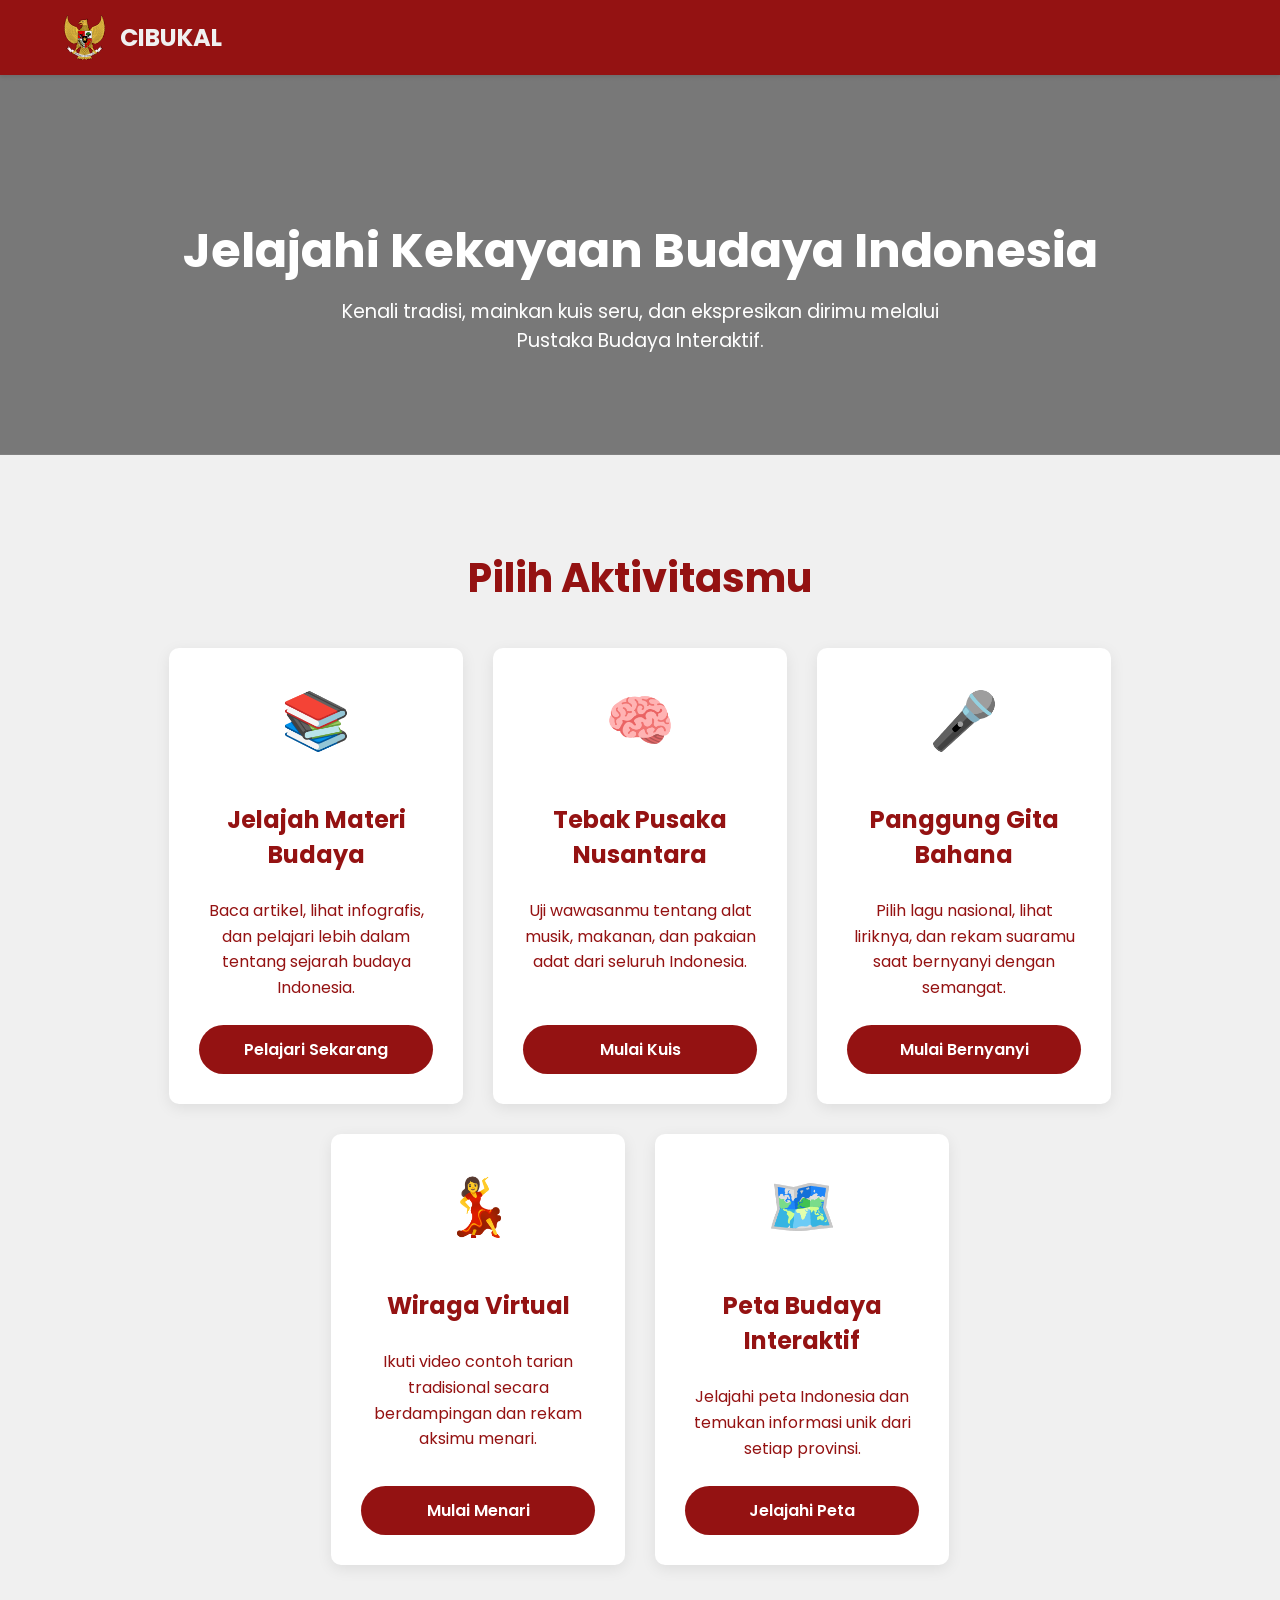
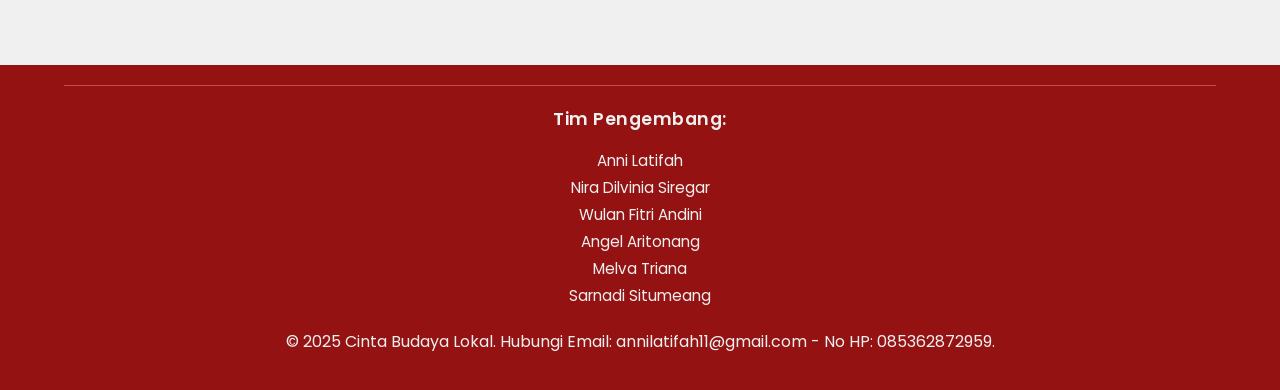
<file: index.html>
<!DOCTYPE html>
<html lang="id">
<head>
    <meta charset="UTF-8">
    <meta name="viewport" content="width=device-width, initial-scale=1.0">
    <title>CIBUKAL - Cinta Budaya Lokal</title>
    <link rel="stylesheet" href="style.css">
    <link rel="preconnect" href="https://fonts.googleapis.com">
    <link rel="preconnect" href="https://fonts.gstatic.com" crossorigin>
    <link href="https://fonts.googleapis.com/css2?family=Poppins:wght@400;600;700&display=swap" rel="stylesheet">
</head>
<body>

    <header class="main-header">
        <nav>
            <div class="logo">
                <img src="logo.svg" alt="Logo" class="logo-garuda">
                <span>CIBUKAL</span>
            </div>
        </nav>
    </header>

    <main>
        <section class="hero">
            <div class="hero-content">
                <h1>Jelajahi Kekayaan Budaya Indonesia</h1>
                <p>Kenali tradisi, mainkan kuis seru, dan ekspresikan dirimu melalui Pustaka Budaya Interaktif.</p>
            </div>
        </section>

        <section class="features">
            <h2>Pilih Aktivitasmu</h2>
            <div class="feature-cards">

                <div class="card">
                    <div class="card-icon">📚</div>
                    <h3>Jelajah Materi Budaya</h3>
                    <p>Baca artikel, lihat infografis, dan pelajari lebih dalam tentang sejarah budaya Indonesia.</p>
                    <a href="materi.html" class="btn">Pelajari Sekarang</a>
                </div>

                <div class="card">
                    <div class="card-icon">🧠</div>
                    <h3>Tebak Pusaka Nusantara</h3>
                    <p>Uji wawasanmu tentang alat musik, makanan, dan pakaian adat dari seluruh Indonesia.</p>
                    <a href="kuis.html" class="btn">Mulai Kuis</a>
                </div>

                <div class="card">
                    <div class="card-icon">🎤</div>
                    <h3>Panggung Gita Bahana</h3>
                    <p>Pilih lagu nasional, lihat liriknya, dan rekam suaramu saat bernyanyi dengan semangat.</p>
                    <a href="menyanyi.html" class="btn">Mulai Bernyanyi</a>
                </div>
                
                <div class="card">
                    <div class="card-icon">💃</div>
                    <h3>Wiraga Virtual</h3>
                    <p>Ikuti video contoh tarian tradisional secara berdampingan dan rekam aksimu menari.</p>
                    <a href="menari.html" class="btn">Mulai Menari</a>
                </div>

                <div class="card">
                    <div class="card-icon">🗺️</div>
                    <h3>Peta Budaya Interaktif</h3>
                    <p>Jelajahi peta Indonesia dan temukan informasi unik dari setiap provinsi.</p>
                    <a href="peta.html" class="btn">Jelajahi Peta</a>
                </div>

            </div>
        </section>
    </main>

    <footer class="main-footer">
        <div class="team-members">
            <h4>Tim Pengembang:</h4>
            <ul>
                <li>Anni Latifah</li>
                <li>Nira Dilvinia Siregar</li>
                <li>Wulan Fitri Andini</li>
                <li>Angel Aritonang</li>
                <li>Melva Triana</li>
                <li>Sarnadi Situmeang</li>
            </ul>
        </div>
        <p>&copy; 2025 Cinta Budaya Lokal. Hubungi Email: annilatifah11@gmail.com - No HP: 085362872959.</p>
    </footer>

</body>
</html>
</file>
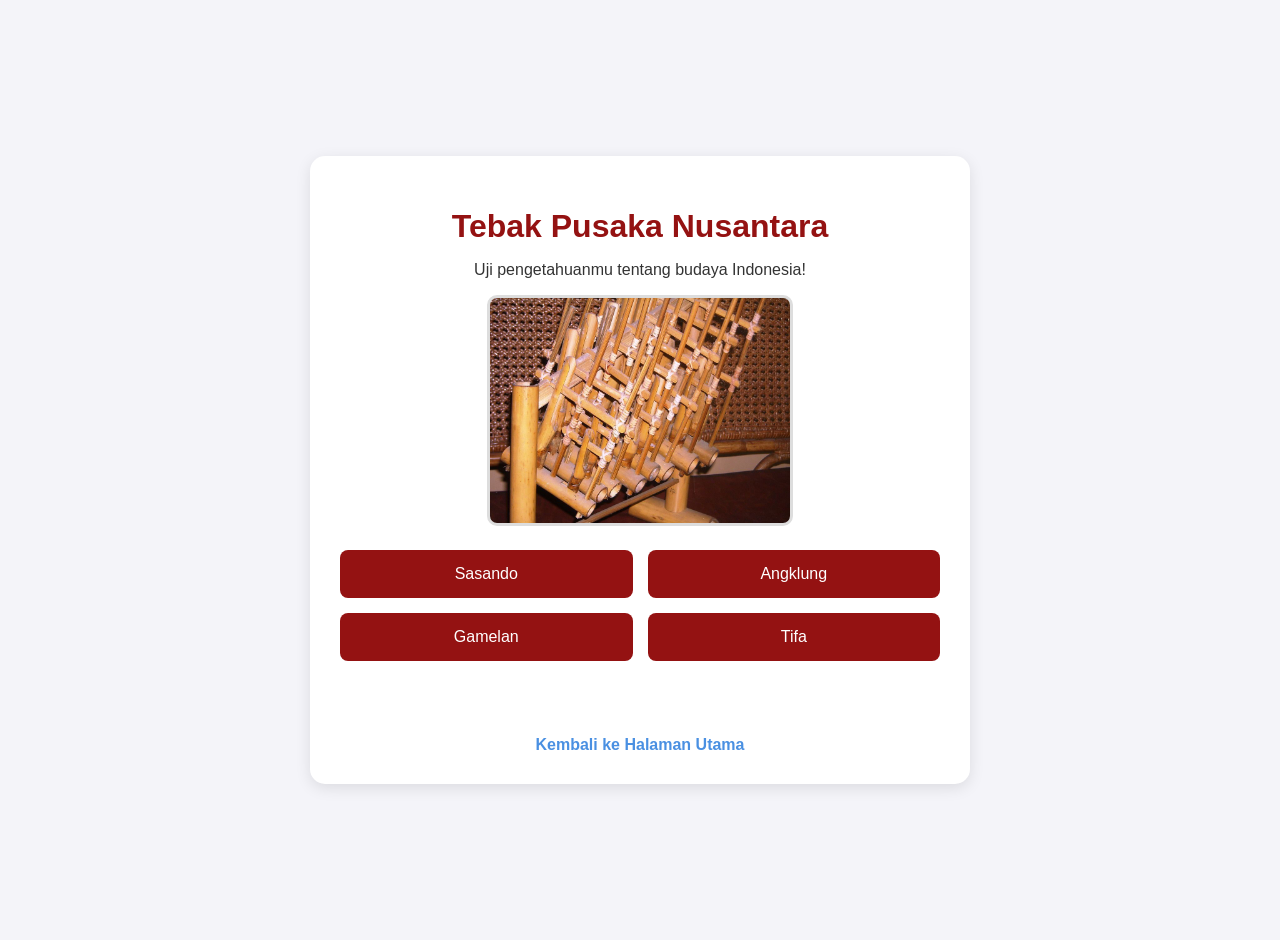
<file: kuis.html>
<!DOCTYPE html>
<html lang="id">
<head>
    <meta charset="UTF-8">
    <meta name="viewport" content="width=device-width, initial-scale=1.0">
    <title>Tebak Pusaka Nusantara - Bhinneka Tunggal Ika</title>
    <link rel="stylesheet" href="kuis.css">
</head>
<body>

    <div class="container">
        <header>
            <h1>Tebak Pusaka Nusantara</h1>
            <p>Uji pengetahuanmu tentang budaya Indonesia!</p>
        </header>
        
        <div id="quiz-container" class="quiz-container">
            <img id="quiz-image" src="" alt="Gambar Budaya" class="quiz-image">
            <div id="options-container" class="options-container">
                </div>
            <div id="feedback-container" class="feedback"></div>
        </div>
        
        <div id="score-container" class="score-container hidden">
            <h2>Kuis Selesai!</h2>
            <p>Skor Anda: <span id="final-score">0</span></p>
            <button id="restart-btn" class="restart-btn">Coba Lagi</button>
        </div>

        <a href="index.html" class="back-link">Kembali ke Halaman Utama</a>
    </div>

    <script src="kuis.js"></script>
</body>
</html>
</file>
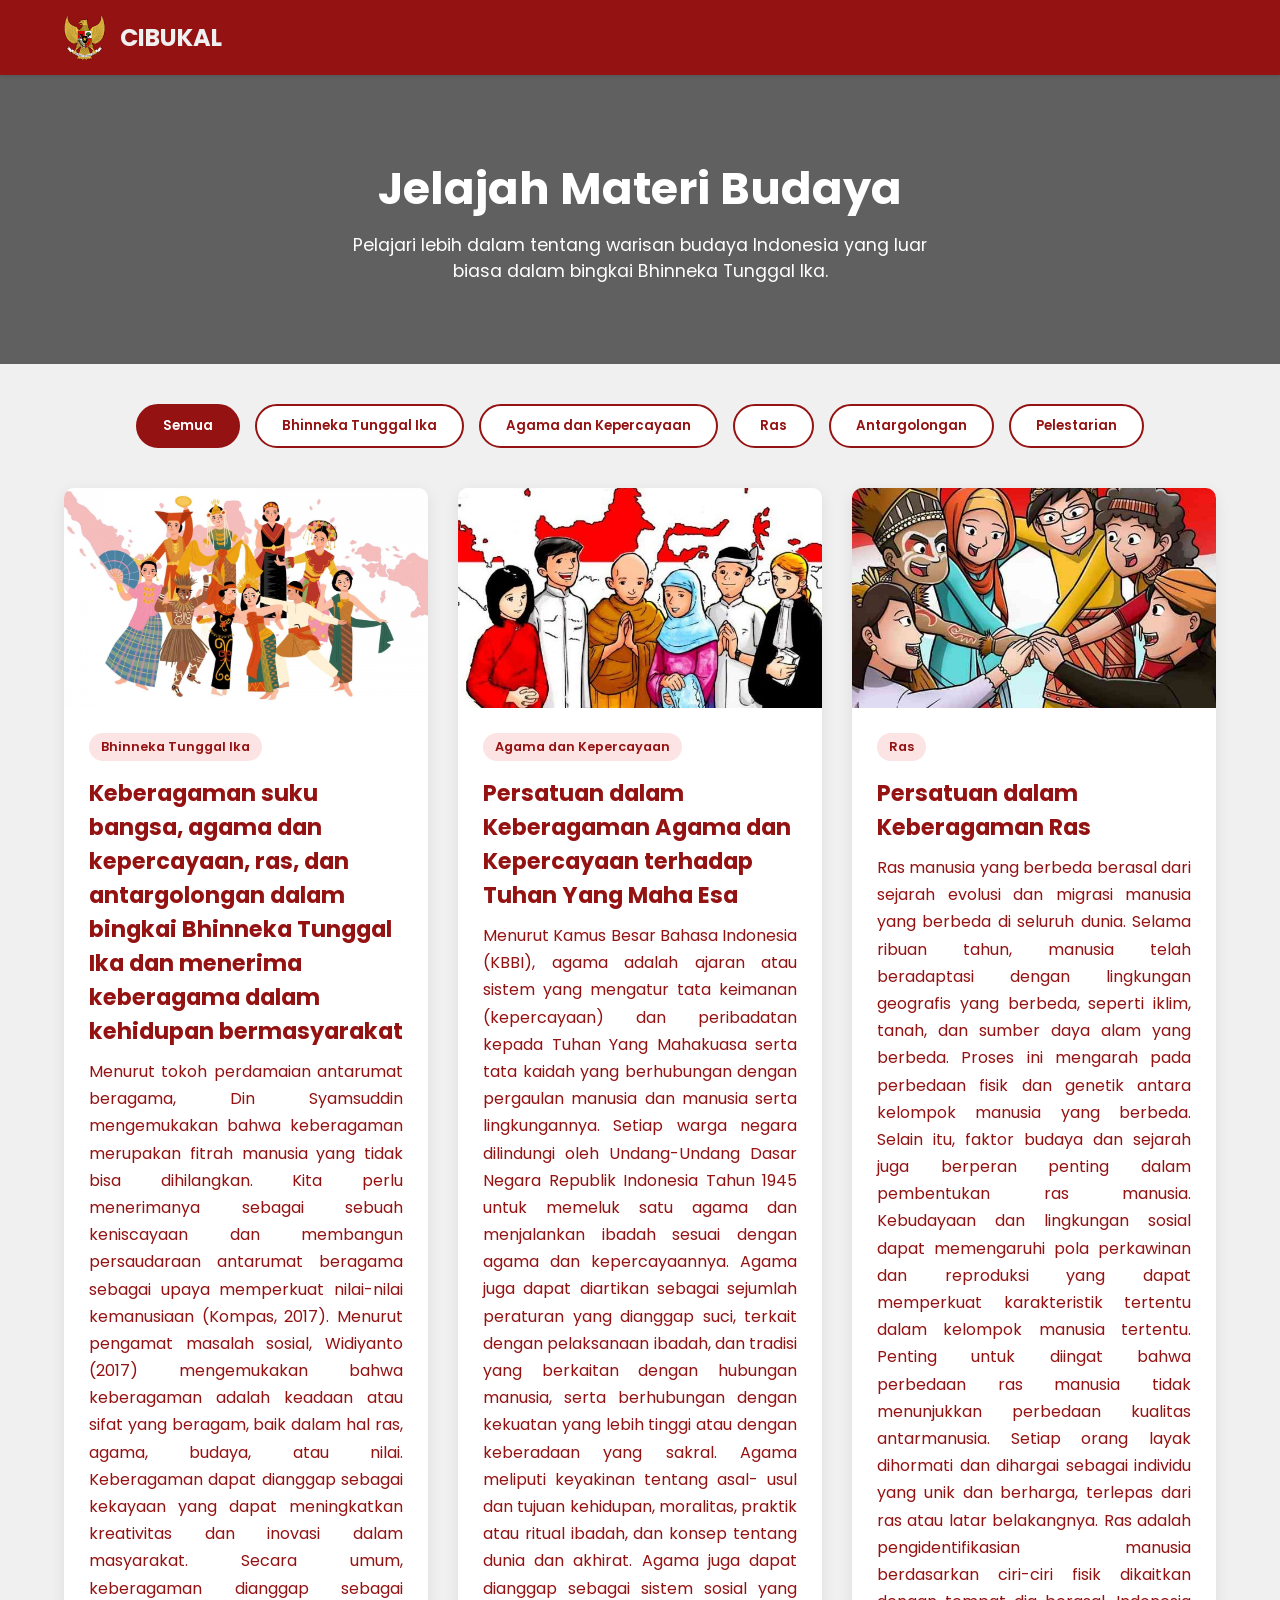
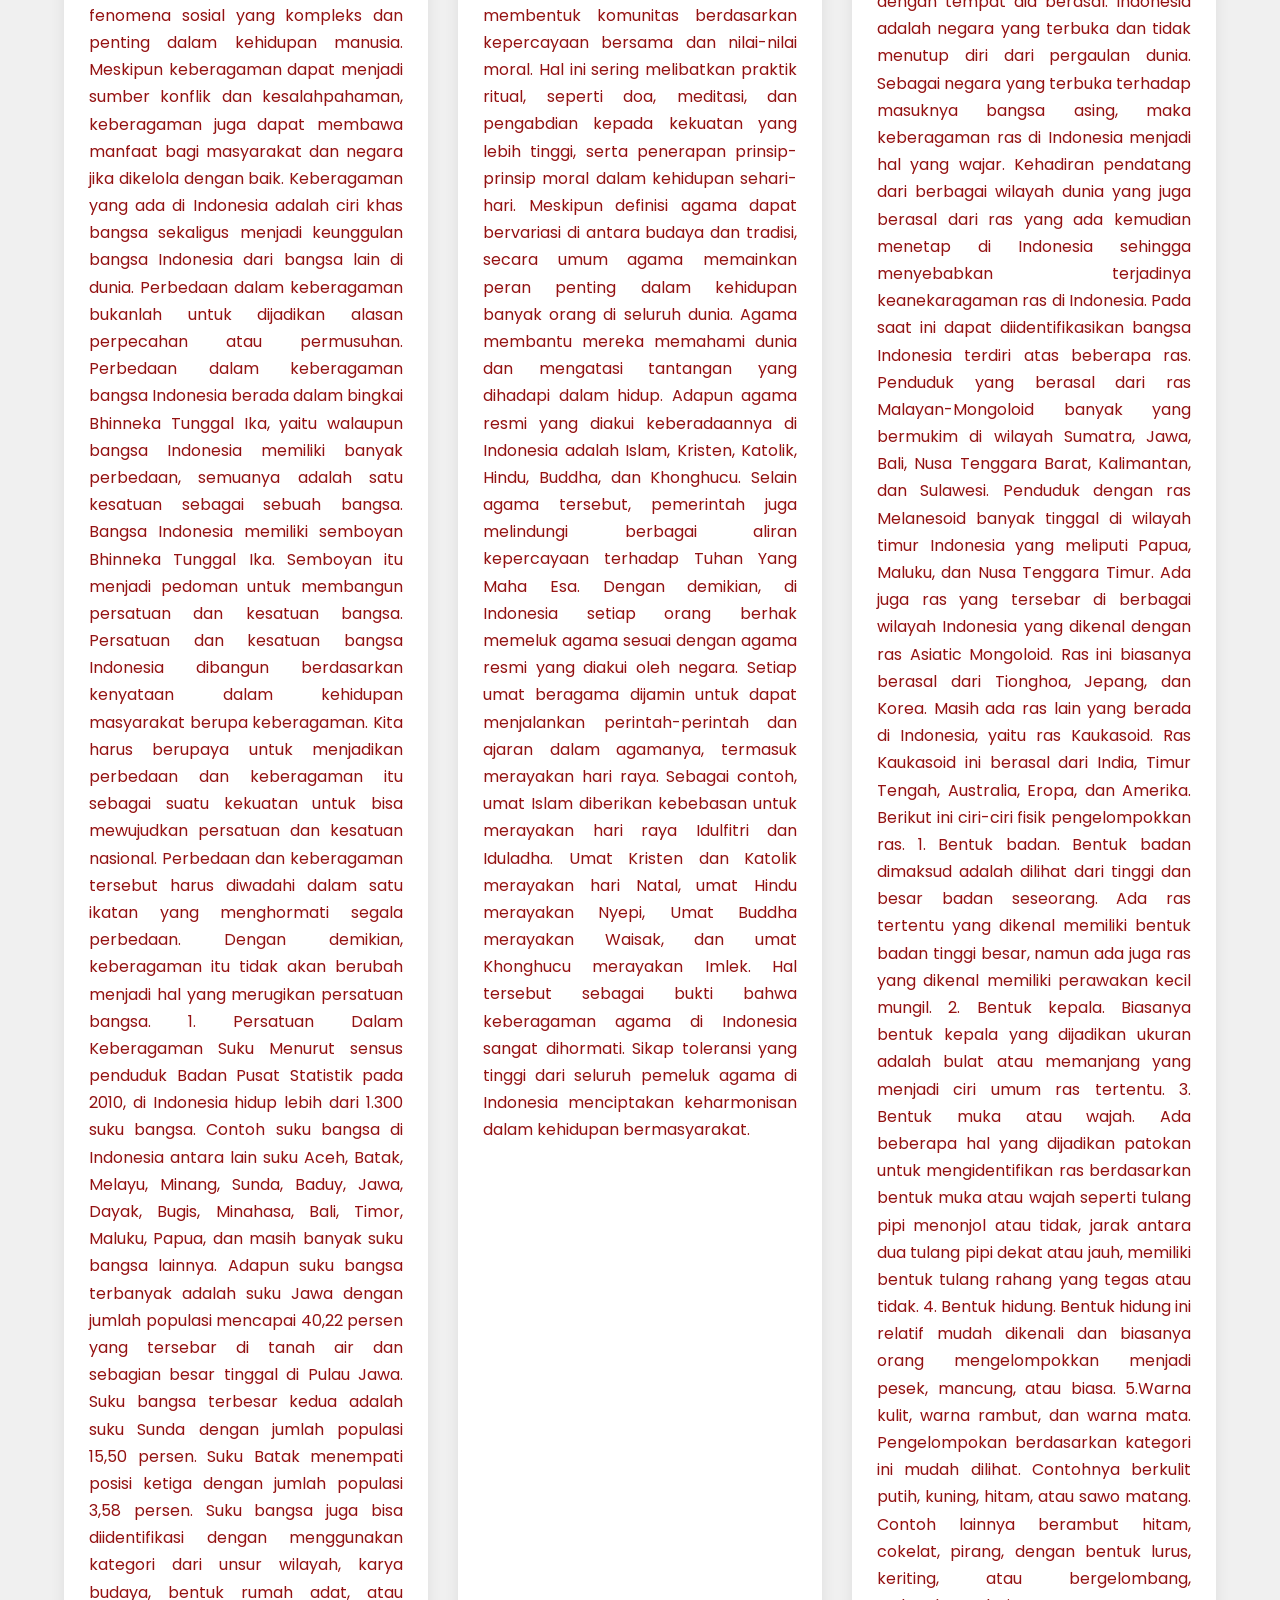
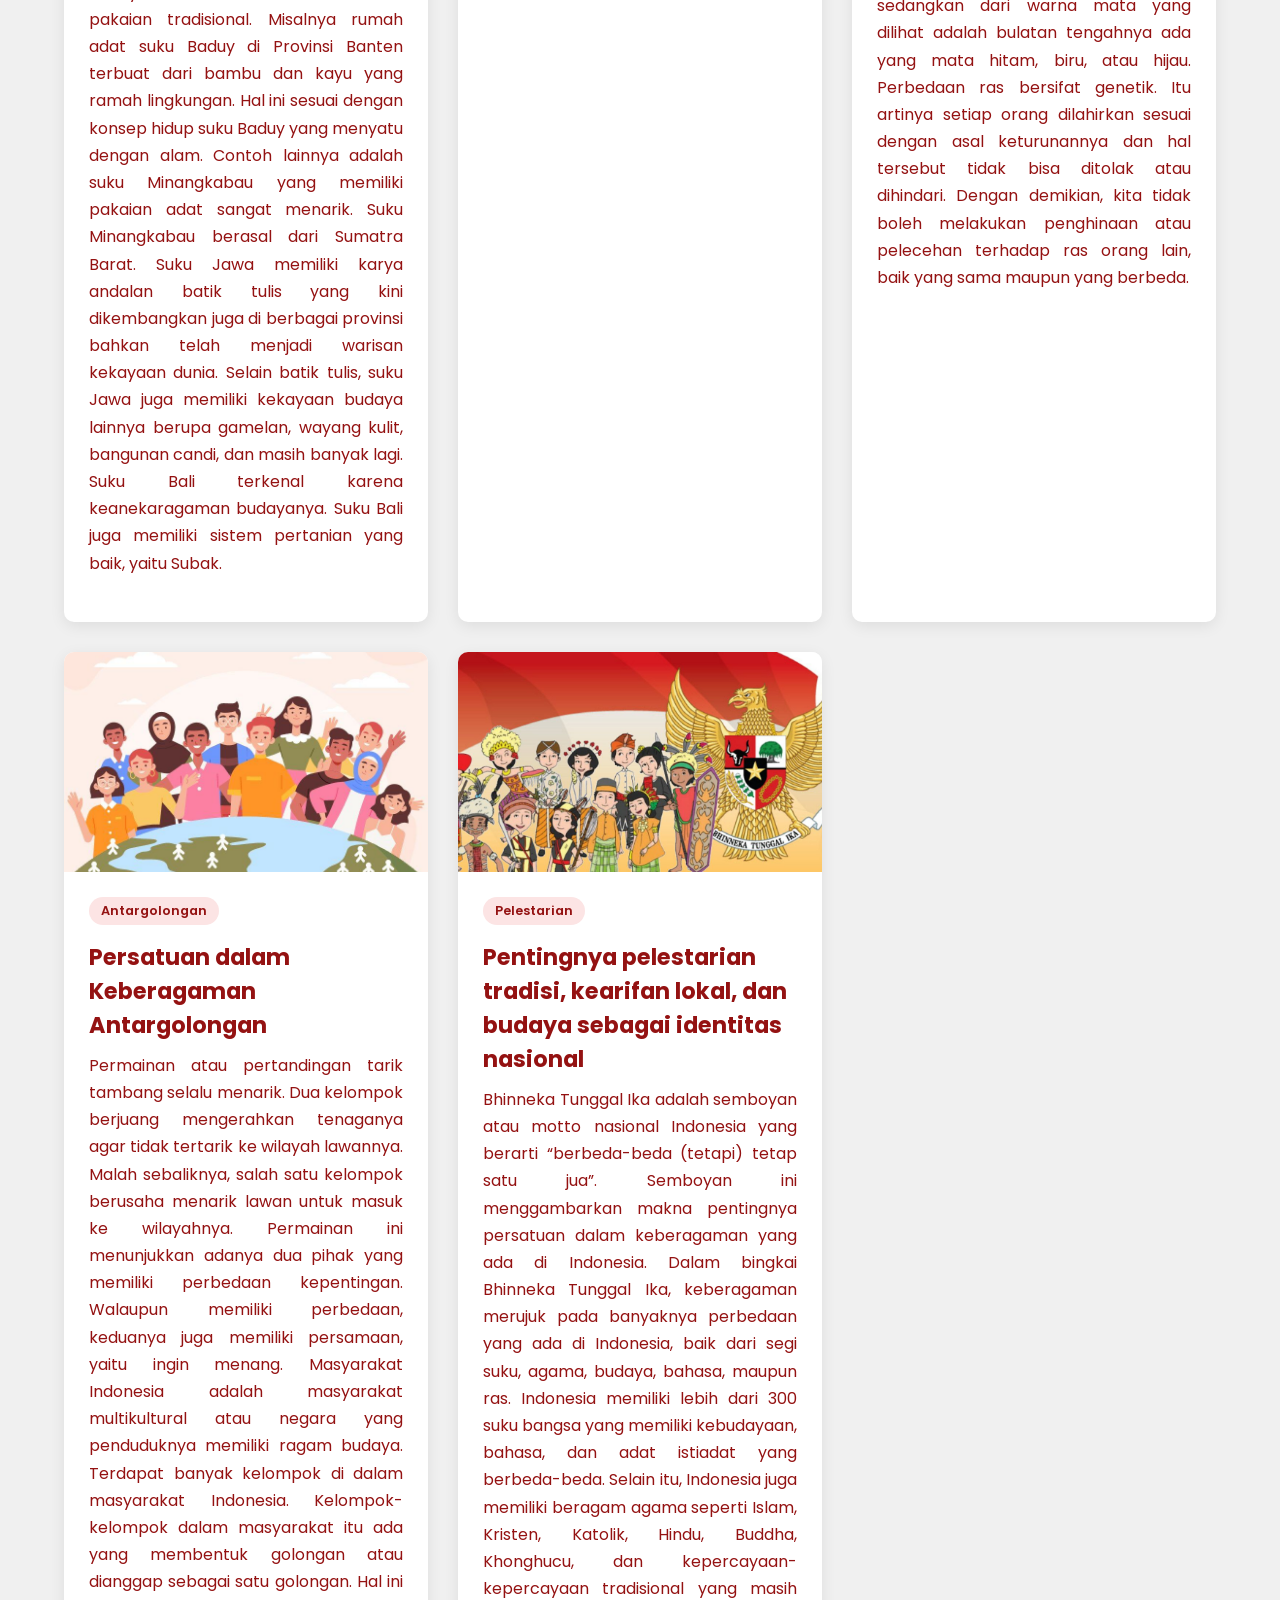
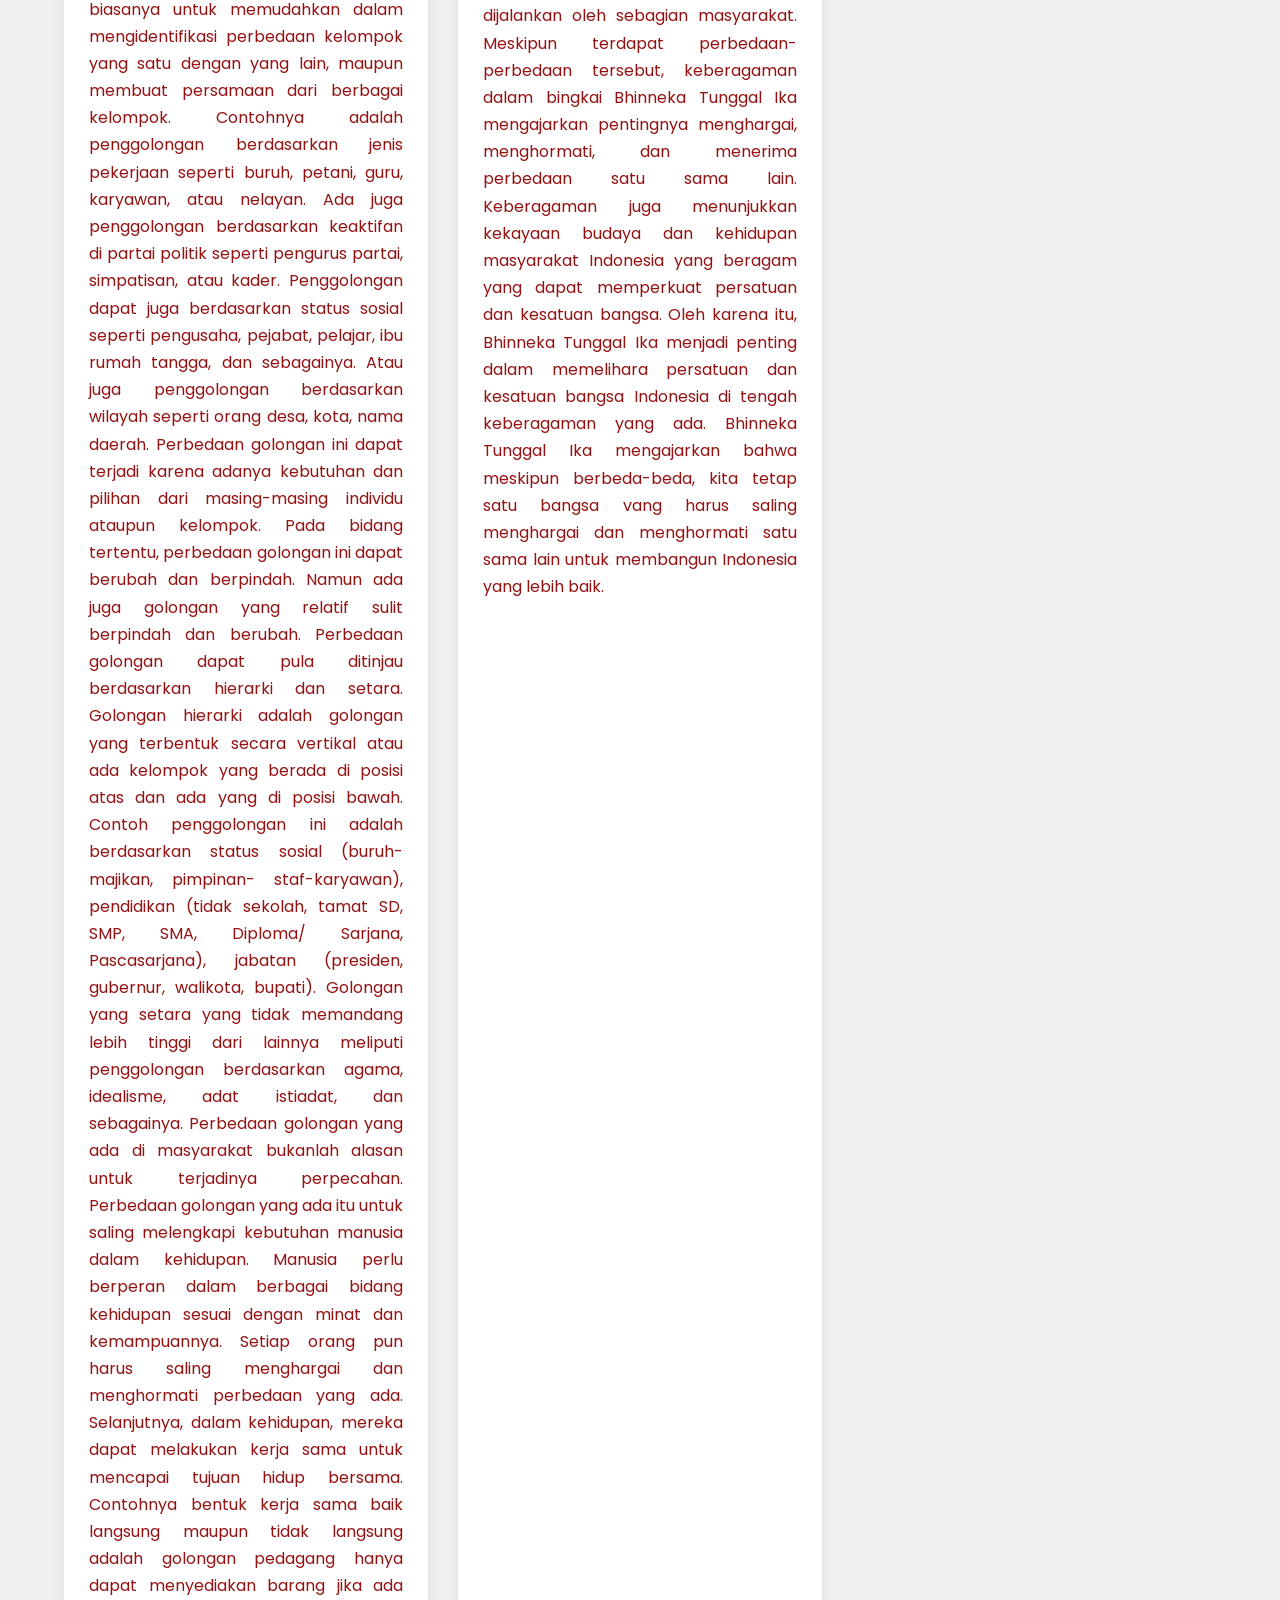
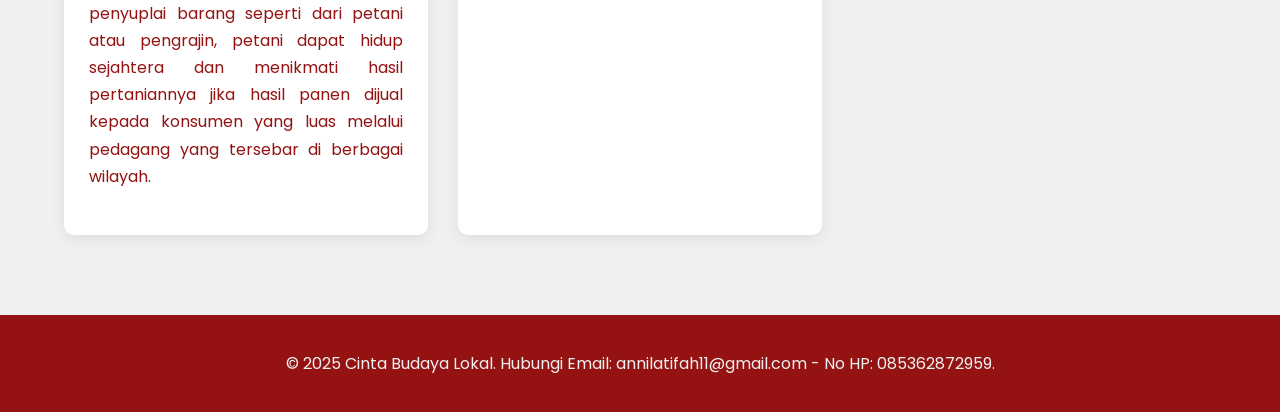
<file: materi.html>
<!DOCTYPE html>
<html lang="id">
<head>
    <meta charset="UTF-8">
    <meta name="viewport" content="width=device-width, initial-scale=1.0">
    <title>Materi Budaya - CIBUKAL</title>
    <link rel="stylesheet" href="style.css">
    <link rel="stylesheet" href="materi.css">
    <link rel="preconnect" href="https://fonts.googleapis.com">
    <link rel="preconnect" href="https://fonts.gstatic.com" crossorigin>
    <link href="https://fonts.googleapis.com/css2?family=Poppins:wght@400;600;700&display=swap" rel="stylesheet">
</head>
<body>

    <header class="main-header">
        <nav>
            <div class="logo">
                <a href="index.html" class="logo-link">
                    <img src="logo.svg" alt="Logo" class="logo-garuda">
                    <span>CIBUKAL</span>
                </a>
            </div>
        </nav>
    </header>

    <main>
        <section class="materi-hero">
            <h1>Jelajah Materi Budaya</h1>
            <p>Pelajari lebih dalam tentang warisan budaya Indonesia yang luar biasa dalam bingkai Bhinneka Tunggal Ika.</p>
        </section>

        <section class="materi-section">
            <div class="materi-filter">
                <button class="filter-btn active" data-filter="semua">Semua</button>
                <button class="filter-btn" data-filter="Bhinneka Tunggal Ika">Bhinneka Tunggal Ika</button>
                <button class="filter-btn" data-filter="Agama dan Kepercayaan">Agama dan Kepercayaan</button>
                <button class="filter-btn" data-filter="Ras">Ras</button>
                <button class="filter-btn" data-filter="Antargolongan">Antargolongan</button>
                <button class="filter-btn" data-filter="Pelestarian">Pelestarian</button>
            </div>
            <div class="materi-grid">

                <div class="materi-card" data-category="Bhinneka Tunggal Ika">
                    <img src="keberagaman.jpeg" alt="Bhinneka Tunggal Ika">
                    <div class="materi-content">
                        <span class="materi-tag">Bhinneka Tunggal Ika</span>
                        <h3>Keberagaman suku bangsa, agama dan kepercayaan, ras, dan antargolongan dalam bingkai Bhinneka Tunggal Ika dan menerima keberagama dalam kehidupan bermasyarakat</h3>
                        <p>Menurut tokoh perdamaian antarumat beragama, Din Syamsuddin mengemukakan bahwa keberagaman merupakan fitrah manusia yang tidak bisa dihilangkan. Kita perlu menerimanya sebagai sebuah keniscayaan dan membangun persaudaraan antarumat beragama sebagai upaya memperkuat nilai-nilai kemanusiaan (Kompas, 2017). Menurut pengamat masalah sosial, Widiyanto (2017) mengemukakan bahwa keberagaman adalah keadaan atau sifat yang beragam, baik dalam hal ras, agama, budaya, atau nilai. Keberagaman dapat dianggap sebagai kekayaan yang dapat meningkatkan kreativitas dan inovasi dalam masyarakat. Secara umum, keberagaman dianggap sebagai fenomena sosial yang kompleks dan penting dalam kehidupan manusia. Meskipun keberagaman dapat menjadi sumber konflik dan kesalahpahaman, keberagaman juga dapat membawa manfaat bagi masyarakat dan negara jika dikelola dengan baik. Keberagaman yang ada di Indonesia adalah ciri khas bangsa sekaligus menjadi keunggulan bangsa Indonesia dari bangsa lain di dunia. Perbedaan dalam keberagaman bukanlah untuk dijadikan alasan perpecahan atau permusuhan. Perbedaan dalam keberagaman bangsa Indonesia berada dalam bingkai Bhinneka Tunggal Ika, yaitu walaupun bangsa Indonesia memiliki banyak perbedaan, semuanya adalah satu kesatuan sebagai sebuah bangsa.
Bangsa Indonesia memiliki semboyan Bhinneka Tunggal Ika. Semboyan itu menjadi pedoman untuk membangun persatuan dan kesatuan bangsa. Persatuan dan kesatuan bangsa Indonesia dibangun berdasarkan kenyataan dalam kehidupan masyarakat berupa keberagaman. Kita harus berupaya untuk menjadikan perbedaan dan keberagaman itu sebagai suatu kekuatan untuk bisa mewujudkan persatuan dan kesatuan nasional. Perbedaan dan keberagaman tersebut harus diwadahi dalam satu ikatan yang menghormati segala perbedaan. Dengan demikian, keberagaman itu tidak akan berubah menjadi hal yang merugikan persatuan bangsa. 
1. Persatuan Dalam Keberagaman Suku
Menurut sensus penduduk Badan Pusat Statistik pada 2010, di Indonesia hidup lebih dari 1.300 suku bangsa. Contoh suku bangsa di Indonesia antara lain suku Aceh, Batak, Melayu, Minang, Sunda, Baduy, Jawa, Dayak, Bugis, Minahasa, Bali, Timor, Maluku, Papua, dan masih banyak suku bangsa lainnya. Adapun suku bangsa terbanyak adalah suku Jawa dengan jumlah populasi mencapai 40,22 persen yang tersebar di tanah air dan sebagian besar tinggal di Pulau Jawa. Suku bangsa terbesar kedua adalah suku Sunda dengan jumlah populasi 15,50 persen. Suku Batak menempati posisi ketiga dengan jumlah populasi 3,58 persen.
Suku bangsa juga bisa diidentifikasi dengan menggunakan kategori dari unsur wilayah, karya budaya, bentuk rumah adat, atau pakaian tradisional. Misalnya rumah adat suku Baduy di Provinsi Banten terbuat dari bambu dan kayu yang ramah lingkungan. Hal ini sesuai dengan konsep hidup suku Baduy yang menyatu dengan alam. 
Contoh lainnya adalah suku Minangkabau yang memiliki pakaian adat sangat menarik. Suku Minangkabau berasal dari Sumatra Barat.
Suku Jawa memiliki karya andalan batik tulis yang kini dikembangkan juga di berbagai provinsi bahkan telah menjadi warisan kekayaan dunia. Selain batik tulis, suku Jawa juga memiliki kekayaan budaya lainnya berupa gamelan, wayang kulit, bangunan candi, dan masih banyak lagi.
Suku Bali terkenal karena keanekaragaman budayanya. Suku Bali juga memiliki sistem pertanian yang baik, yaitu Subak.</p>
                    </div>
                </div>

                <div class="materi-card" data-category="Agama dan Kepercayaan">
                    <img src="kepercayaan.jpeg" alt="Rumah Adat">
                    <div class="materi-content">
                        <span class="materi-tag">Agama dan Kepercayaan</span>
                        <h3>Persatuan dalam Keberagaman Agama dan Kepercayaan terhadap Tuhan Yang Maha Esa</h3>
                        <p>Menurut Kamus Besar Bahasa Indonesia (KBBI), agama adalah ajaran atau sistem yang mengatur tata keimanan (kepercayaan) dan peribadatan kepada Tuhan Yang Mahakuasa serta tata kaidah yang berhubungan dengan pergaulan manusia dan manusia serta lingkungannya. Setiap warga negara dilindungi oleh Undang-Undang Dasar Negara Republik Indonesia Tahun 1945 untuk memeluk satu agama dan menjalankan ibadah sesuai dengan agama dan kepercayaannya.
Agama juga dapat diartikan sebagai sejumlah peraturan yang dianggap suci, terkait dengan pelaksanaan ibadah, dan tradisi yang berkaitan dengan hubungan manusia, serta berhubungan dengan kekuatan yang lebih tinggi atau dengan keberadaan yang sakral. Agama meliputi keyakinan tentang asal- usul dan tujuan kehidupan, moralitas, praktik atau ritual ibadah, dan konsep tentang dunia dan akhirat.
Agama juga dapat dianggap sebagai sistem sosial yang membentuk komunitas berdasarkan kepercayaan bersama dan nilai-nilai moral. Hal ini sering melibatkan praktik ritual, seperti doa, meditasi, dan pengabdian kepada kekuatan yang lebih tinggi, serta penerapan prinsip-prinsip moral dalam kehidupan sehari-hari.
Meskipun definisi agama dapat bervariasi di antara budaya dan tradisi, secara umum agama memainkan peran penting dalam kehidupan banyak orang di seluruh dunia. Agama membantu mereka memahami dunia dan mengatasi tantangan yang dihadapi dalam hidup.
Adapun agama resmi yang diakui keberadaannya di Indonesia adalah Islam, Kristen, Katolik, Hindu, Buddha, dan Khonghucu. Selain agama tersebut, pemerintah juga melindungi berbagai aliran kepercayaan terhadap Tuhan Yang Maha Esa.
Dengan demikian, di Indonesia setiap orang berhak memeluk agama sesuai dengan agama resmi yang diakui oleh negara. Setiap umat beragama dijamin untuk dapat menjalankan perintah-perintah dan ajaran dalam agamanya, termasuk merayakan hari raya. Sebagai contoh, umat Islam diberikan kebebasan untuk merayakan hari raya Idulfitri dan Iduladha. Umat Kristen dan Katolik merayakan hari Natal, umat Hindu merayakan Nyepi, Umat Buddha merayakan Waisak, dan umat Khonghucu merayakan Imlek.
Hal tersebut sebagai bukti bahwa keberagaman agama di Indonesia sangat dihormati. Sikap toleransi yang tinggi dari seluruh pemeluk agama di Indonesia menciptakan keharmonisan dalam kehidupan bermasyarakat.
</p>
                    </div>
                </div>

                <div class="materi-card" data-category="Ras">
                    <img src="ras.jpg" alt="Tempat Ibadah">
                    <div class="materi-content">
                        <span class="materi-tag">Ras</span>
                        <h3>Persatuan dalam Keberagaman Ras</h3>
                        <p>Ras manusia yang berbeda berasal dari sejarah evolusi dan migrasi manusia yang berbeda di seluruh dunia. Selama ribuan tahun, manusia telah beradaptasi dengan lingkungan geografis yang berbeda, seperti iklim, tanah, dan sumber daya alam yang berbeda. Proses ini mengarah pada perbedaan fisik dan genetik antara kelompok manusia yang berbeda.
Selain itu, faktor budaya dan sejarah juga berperan penting dalam pembentukan ras manusia. Kebudayaan dan lingkungan sosial dapat memengaruhi pola perkawinan dan reproduksi yang dapat memperkuat karakteristik tertentu dalam kelompok manusia tertentu.
Penting untuk diingat bahwa perbedaan ras manusia tidak menunjukkan perbedaan kualitas antarmanusia. Setiap orang layak dihormati dan dihargai sebagai individu yang unik dan berharga, terlepas dari ras atau latar belakangnya.
Ras adalah pengidentifikasian manusia berdasarkan ciri-ciri fisik dikaitkan dengan tempat dia berasal. Indonesia adalah negara yang terbuka dan tidak menutup diri dari pergaulan dunia. Sebagai negara yang terbuka terhadap masuknya bangsa asing, maka keberagaman ras di Indonesia menjadi hal yang wajar. Kehadiran pendatang dari berbagai wilayah dunia yang juga berasal dari ras yang ada kemudian menetap di Indonesia sehingga menyebabkan terjadinya keanekaragaman ras di Indonesia.
Pada saat ini dapat diidentifikasikan bangsa Indonesia terdiri atas beberapa ras. Penduduk yang berasal dari ras Malayan-Mongoloid banyak yang bermukim di wilayah Sumatra, Jawa, Bali, Nusa Tenggara Barat, Kalimantan, dan Sulawesi. Penduduk dengan ras Melanesoid banyak tinggal di wilayah timur Indonesia yang meliputi Papua, Maluku, dan Nusa Tenggara Timur. Ada juga ras yang tersebar di berbagai wilayah Indonesia yang dikenal dengan ras Asiatic Mongoloid. Ras ini biasanya berasal dari Tionghoa, Jepang, dan Korea. Masih ada ras lain yang berada di Indonesia, yaitu ras Kaukasoid. Ras Kaukasoid ini berasal dari India, Timur Tengah, Australia, Eropa, dan Amerika.

Berikut ini ciri-ciri fisik pengelompokkan ras.
1. Bentuk badan. Bentuk badan dimaksud adalah dilihat dari tinggi dan besar badan seseorang. Ada ras tertentu yang dikenal memiliki bentuk badan tinggi besar, namun ada juga ras yang dikenal memiliki perawakan kecil mungil.
2. Bentuk kepala. Biasanya bentuk kepala yang dijadikan ukuran adalah bulat atau memanjang yang menjadi ciri umum ras tertentu.
3. Bentuk muka atau wajah. Ada beberapa hal yang dijadikan patokan untuk mengidentifikan ras berdasarkan bentuk muka atau wajah seperti tulang pipi menonjol atau tidak, jarak antara dua tulang pipi dekat atau jauh, memiliki bentuk tulang rahang yang tegas atau tidak.
4. Bentuk hidung. Bentuk hidung ini relatif mudah dikenali dan biasanya orang mengelompokkan menjadi pesek, mancung, atau biasa.
5.Warna kulit, warna rambut, dan warna mata. Pengelompokan berdasarkan kategori ini mudah dilihat. Contohnya berkulit putih, kuning, hitam, atau sawo matang. Contoh lainnya berambut hitam, cokelat, pirang, dengan bentuk lurus, keriting, atau bergelombang, sedangkan dari warna mata yang dilihat adalah bulatan tengahnya ada yang mata hitam, biru, atau hijau.
Perbedaan ras bersifat genetik. Itu artinya setiap orang dilahirkan sesuai dengan asal keturunannya dan hal tersebut tidak bisa ditolak atau dihindari. Dengan demikian, kita tidak boleh melakukan penghinaan atau pelecehan terhadap ras orang lain, baik yang sama maupun yang berbeda.
    </p>
                    </div>
                </div>

                <div class="materi-card" data-category="Antargolongan">
                    <img src="antargolongan.jpg" alt="Keragaman Wajah Manusia">
                    <div class="materi-content">
                        <span class="materi-tag">Antargolongan</span>
                        <h3>Persatuan dalam Keberagaman Antargolongan</h3>
                        <p>Permainan atau pertandingan tarik tambang selalu menarik. Dua kelompok berjuang mengerahkan tenaganya agar tidak tertarik ke wilayah lawannya. Malah sebaliknya, salah satu kelompok berusaha menarik lawan untuk masuk ke wilayahnya. Permainan ini menunjukkan adanya dua pihak yang memiliki perbedaan kepentingan. Walaupun memiliki perbedaan, keduanya juga memiliki persamaan, yaitu ingin menang.
Masyarakat Indonesia adalah masyarakat multikultural atau negara yang penduduknya memiliki ragam budaya. Terdapat banyak kelompok di dalam masyarakat Indonesia.
Kelompok-kelompok dalam masyarakat itu ada yang membentuk golongan atau dianggap sebagai satu golongan. Hal ini biasanya untuk memudahkan dalam mengidentifikasi perbedaan kelompok yang satu dengan yang lain, maupun membuat persamaan dari berbagai kelompok. Contohnya adalah penggolongan berdasarkan jenis pekerjaan seperti buruh, petani, guru, karyawan, atau nelayan. Ada juga penggolongan berdasarkan keaktifan di partai politik seperti pengurus partai, simpatisan, atau kader. Penggolongan dapat juga berdasarkan status sosial seperti pengusaha, pejabat, pelajar, ibu rumah tangga, dan sebagainya. Atau juga penggolongan berdasarkan wilayah seperti orang desa, kota, nama daerah.
Perbedaan golongan ini dapat terjadi karena adanya kebutuhan dan pilihan dari masing-masing individu ataupun kelompok. Pada bidang tertentu, perbedaan golongan ini dapat berubah dan berpindah. Namun ada juga golongan yang relatif sulit berpindah dan berubah.
Perbedaan golongan dapat pula ditinjau berdasarkan hierarki dan setara. Golongan hierarki adalah golongan yang terbentuk secara vertikal atau ada kelompok yang berada di posisi atas dan ada yang di posisi bawah. Contoh penggolongan ini adalah berdasarkan status sosial (buruh-majikan, pimpinan- staf-karyawan), pendidikan (tidak sekolah, tamat SD, SMP, SMA, Diploma/ Sarjana, Pascasarjana), jabatan (presiden, gubernur, walikota, bupati). Golongan yang setara yang tidak memandang lebih tinggi dari lainnya meliputi penggolongan berdasarkan agama, idealisme, adat istiadat, dan sebagainya.
Perbedaan golongan yang ada di masyarakat bukanlah alasan untuk terjadinya perpecahan. Perbedaan golongan yang ada itu untuk saling melengkapi kebutuhan manusia dalam kehidupan. Manusia perlu berperan dalam berbagai bidang kehidupan sesuai dengan minat dan kemampuannya. Setiap orang pun harus saling menghargai dan menghormati perbedaan yang ada. Selanjutnya, dalam kehidupan, mereka dapat melakukan kerja sama untuk mencapai tujuan hidup bersama. Contohnya bentuk kerja sama baik langsung maupun tidak langsung adalah golongan pedagang hanya dapat menyediakan barang jika ada penyuplai barang seperti dari petani atau pengrajin, petani dapat hidup sejahtera dan menikmati hasil pertaniannya jika hasil panen dijual kepada konsumen yang luas melalui pedagang yang tersebar di berbagai wilayah.
</p>
                    </div>
                </div>

                <div class="materi-card" data-category="Pelestarian">
                    <img src="pelestarian.jpg" alt="Kerja Sama Tim">
                    <div class="materi-content">
                        <span class="materi-tag">Pelestarian</span>
                        <h3>Pentingnya pelestarian tradisi, kearifan lokal, dan budaya sebagai identitas nasional</h3>
                        <p>Bhinneka Tunggal Ika adalah semboyan atau motto nasional Indonesia yang berarti “berbeda-beda (tetapi) tetap satu jua”. Semboyan ini menggambarkan makna pentingnya persatuan dalam keberagaman yang ada di Indonesia.
Dalam bingkai Bhinneka Tunggal Ika, keberagaman merujuk pada banyaknya perbedaan yang ada di Indonesia, baik dari segi suku, agama, budaya, bahasa, maupun ras. Indonesia memiliki lebih dari 300 suku bangsa yang memiliki kebudayaan, bahasa, dan adat istiadat yang berbeda-beda. Selain itu, Indonesia juga memiliki beragam agama seperti Islam, Kristen, Katolik, Hindu, Buddha, Khonghucu, dan kepercayaan-kepercayaan tradisional yang masih dijalankan oleh sebagian masyarakat.
Meskipun terdapat perbedaan-perbedaan tersebut, keberagaman dalam bingkai Bhinneka Tunggal Ika mengajarkan pentingnya menghargai, menghormati, dan menerima perbedaan satu sama lain. Keberagaman juga menunjukkan kekayaan budaya dan kehidupan masyarakat Indonesia yang beragam yang dapat memperkuat persatuan dan kesatuan bangsa.
Oleh karena itu, Bhinneka Tunggal Ika menjadi penting dalam memelihara persatuan dan kesatuan bangsa Indonesia di tengah keberagaman yang ada. Bhinneka Tunggal Ika mengajarkan bahwa meskipun berbeda-beda, kita tetap satu bangsa vang harus saling menghargai dan menghormati satu sama lain untuk membangun Indonesia yang lebih baik.
</p>
                    </div>
                </div>

            </div>
        </section>
    </main>

    <footer class="main-footer">
        <p>&copy; 2025 Cinta Budaya Lokal. Hubungi Email: annilatifah11@gmail.com - No HP: 085362872959.</p>
    </footer>

    <script src="materi.js"></script>
</body>
</html>
</file>
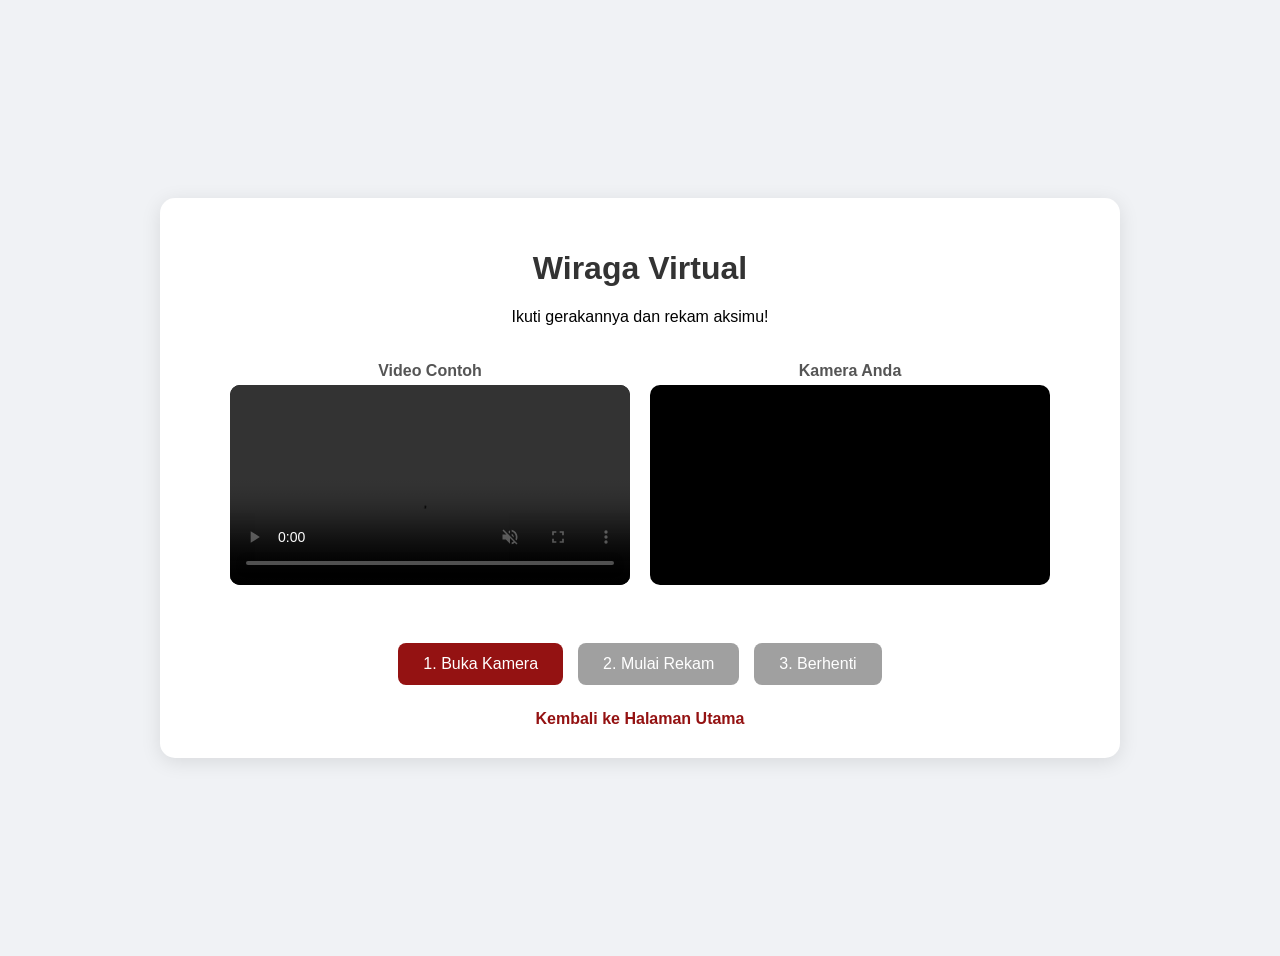
<file: menari.html>
<!DOCTYPE html>
<html lang="id">
<head>
    <meta charset="UTF-8">
    <meta name="viewport" content="width=device-width, initial-scale=1.0">
    <title>Wiraga Virtual - Menari</title>
    <link rel="stylesheet" href="menari.css">
</head>
<body>
    <div class="container">
        <header>
            <h1>Wiraga Virtual</h1>
            <p>Ikuti gerakannya dan rekam aksimu!</p>
        </header>

        <div class="dance-area">
            <div class="video-wrapper">
                <p class="video-label">Video Contoh</p>
                <video src="https://www.w3schools.com/html/mov_bbb.mp4" controls muted class="video-contoh"></video>
            </div>
            <div class="video-wrapper">
                <p class="video-label">Kamera Anda</p>
                <video id="user-video" autoplay muted class="video-user"></video>
            </div>
        </div>
        
        <div id="recording-status" class="status"></div>

        <div id="controls" class="controls">
            <button id="start-camera-btn">1. Buka Kamera</button>
            <button id="record-btn" disabled>2. Mulai Rekam</button>
            <button id="stop-btn" disabled>3. Berhenti</button>
        </div>

        <div id="download-area" class="download-area"></div>

        <a href="index.html" class="back-link">Kembali ke Halaman Utama</a>
    </div>

    <script src="menari.js"></script>
</body>
</html>
</file>
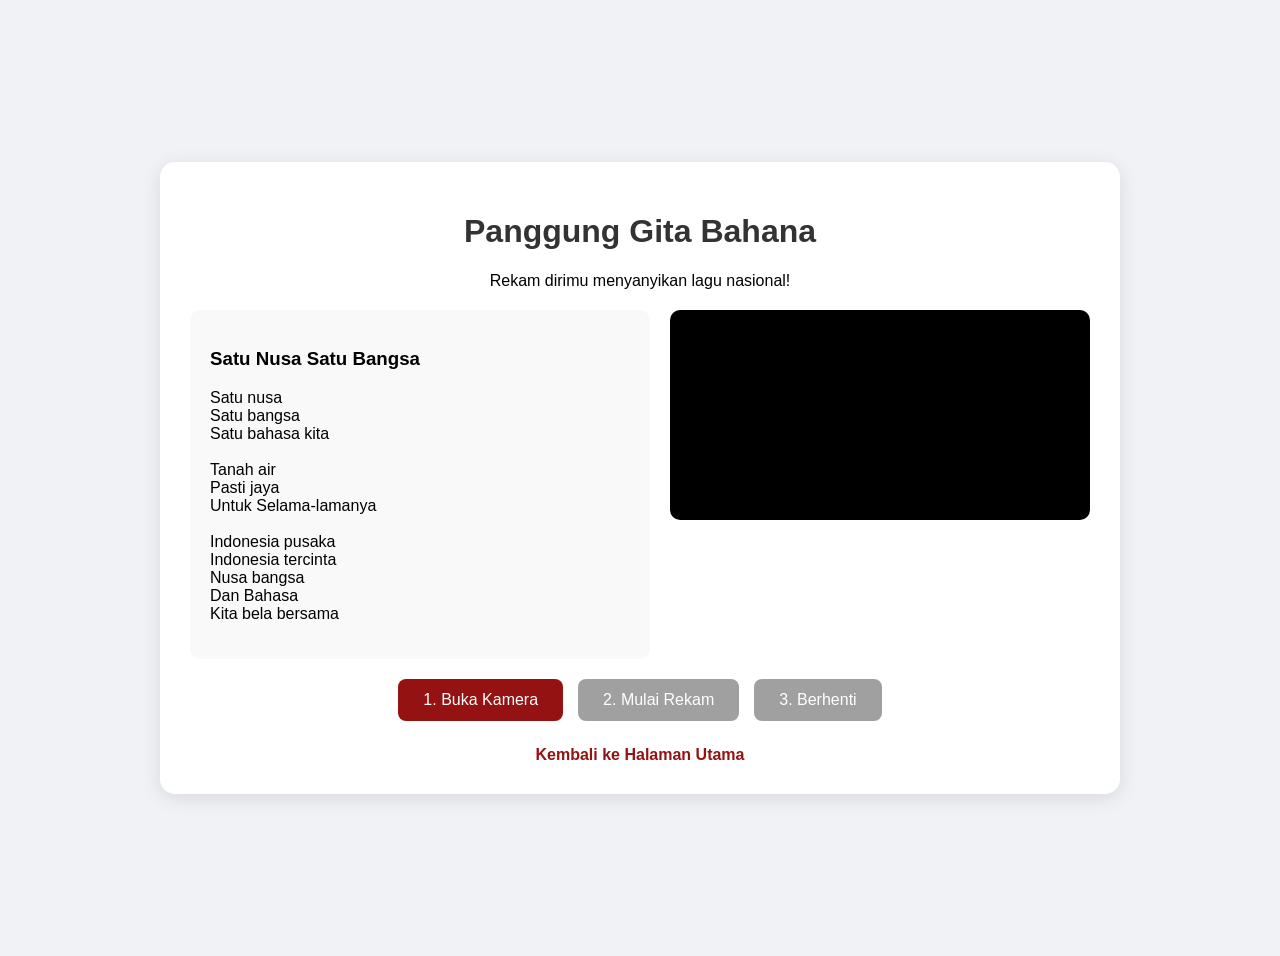
<file: menyanyi.html>
<!DOCTYPE html>
<html lang="id">
<head>
    <meta charset="UTF-8">
    <meta name="viewport" content="width=device-width, initial-scale=1.0">
    <title>Panggung Gita Bahana - Menyanyi</title>
    <link rel="stylesheet" href="menyanyi.css">
</head>
<body>
    <div class="container">
        <header>
            <h1>Panggung Gita Bahana</h1>
            <p>Rekam dirimu menyanyikan lagu nasional!</p>
        </header>

        <div class="main-content">
            <div class="lyrics-container">
                <h3>Satu Nusa Satu Bangsa</h3>
                <p>
                    Satu nusa<br>
                    Satu bangsa<br>
                    Satu bahasa kita<br><br>
                    Tanah air<br>
                    Pasti jaya<br>
                    Untuk Selama-lamanya<br><br>
                    Indonesia pusaka<br>
                    Indonesia tercinta<br>
                    Nusa bangsa<br>
                    Dan Bahasa<br>
                    Kita bela bersama
                </p>
            </div>

            <div class="video-container">
                <video id="user-video" autoplay muted class="video-user"></video>
                <div id="recording-status" class="status"></div>
            </div>
        </div>

        <div id="controls" class="controls">
            <button id="start-camera-btn">1. Buka Kamera</button>
            <button id="record-btn" disabled>2. Mulai Rekam</button>
            <button id="stop-btn" disabled>3. Berhenti</button>
        </div>
        
        <div id="download-area" class="download-area"></div>
        
        <a href="index.html" class="back-link">Kembali ke Halaman Utama</a>
    </div>
    
    <script src="menyanyi.js"></script>
</body>
</html>
</file>
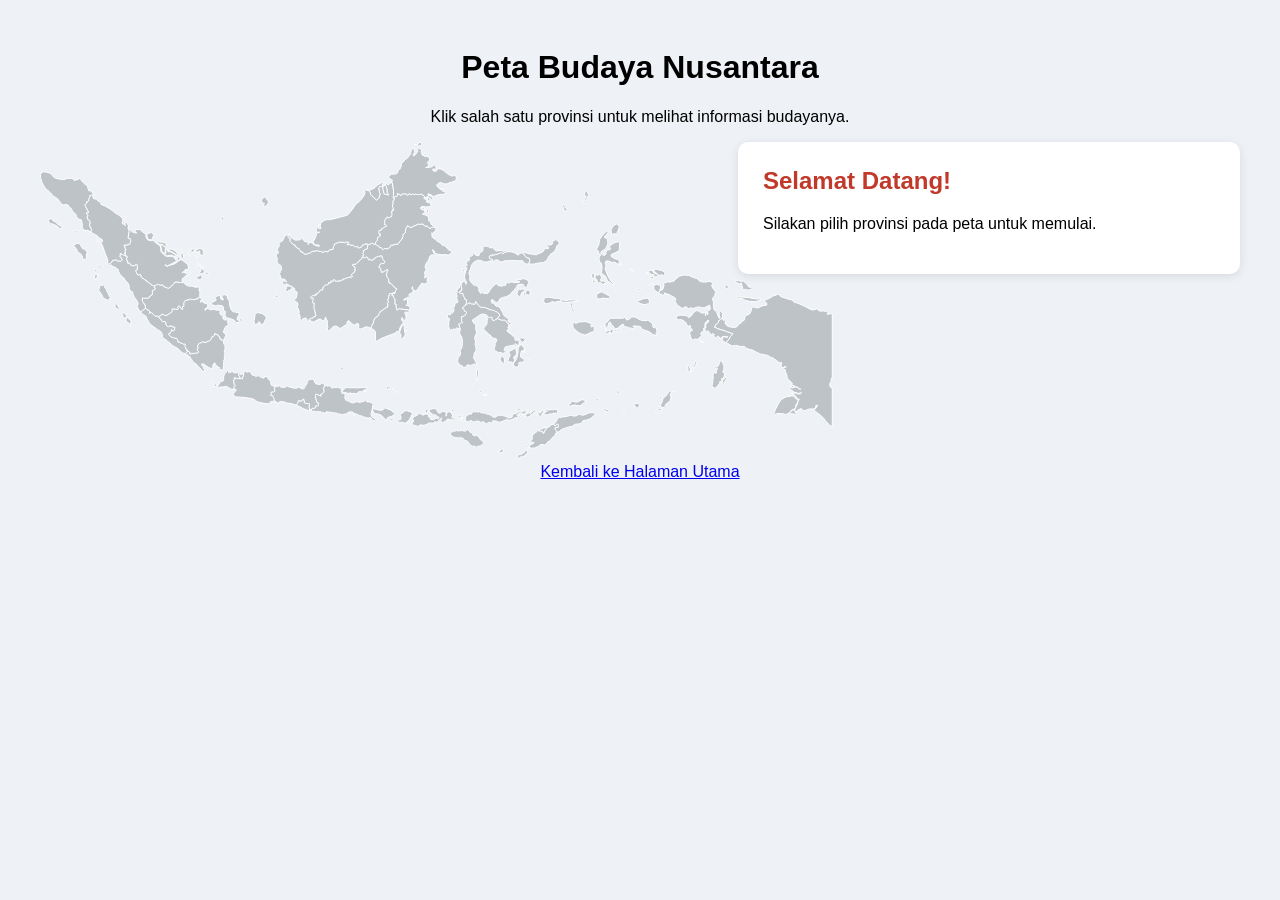
<file: peta.html>
<!DOCTYPE html>
<html lang="id">
<head>
    <meta charset="UTF-8">
    <meta name="viewport" content="width=device-width, initial-scale=1.0">
    <title>Peta Budaya Interaktif</title>
    <link rel="stylesheet" href="peta.css">
</head>
<body>
    <div class="map-container">
        <h1>Peta Budaya Nusantara</h1>
        <p>Klik salah satu provinsi untuk melihat informasi budayanya.</p>
        <div class="map-layout">
            <div id="map-svg-container">
                <svg
                xmlns:mapsvg="http://mapsvg.com"
                xmlns:dc="http://purl.org/dc/elements/1.1/"
                xmlns:rdf="http://www.w3.org/1999/02/22-rdf-syntax-ns#"
                xmlns:svg="http://www.w3.org/2000/svg"
                xmlns="http://www.w3.org/2000/svg"
                mapsvg:geoViewBox="95.220250 7.356505 141.009728 -10.946766"
                width="792.54596"
                height="316.66394">
                
                <path
                    class= "province" 
                    d="m 36.70571,92.057885 -0.17,0.1 -0.71,-1.09 -1.25,-1.34 -0.98,-0.46 -0.59,-0.1 -0.24,-0.15 0.11,-0.15 0.99,-0.2 2.06,0.13 0.69,1.08 0.34,0.98 -0.01,0.86 -0.24,0.34 z m -27.5499995,-61.11 2.5899995,1.42 0.08,0.66 0.28,0.46 1.01,1 1.79,1.4 0.85,0.35 3.94,0.98 4.04,0.27 1.91,-0.35 2.23,-0.88 0.36,0 0.9,0.48 1.52,-0.36 1.12,0.12 1.41,0.53 0.38,0.33 0.32,0.86 0.62,0.21 0.98,-0.2 3.93,-1.52 0.47,0.02 0.88,0.89 1.09,1.51 2.15,2.26 1.56,1.32 1.21,0.28 0.89,1.77 0.15,1.52 0.41,0.97 0.44,0.59 -0.09,0.93 0.82,-0.1 0.97,0.36 0.64,0.31 2.06,1.58 0.14,1.33 -0.36,0.86 0,0 -0.4,0.14 -0.8,-0.15 -0.77,0.21 -0.06,0.32 -0.27,0.12 -0.56,0.12 -0.38,-0.09 -0.09,0.21 0.3,0.53 -0.03,0.38 -0.41,0.24 0.15,0.47 -0.47,0.68 0.03,0.97 -0.21,0.29 -0.24,1.33 -1.21,0.65 0.06,0.38 -0.15,0.27 -0.56,-0.38 -0.18,0.03 -0.09,0.32 0.41,0.74 -0.12,0.35 -1.48,1.18 -0.44,0.62 0.33,0.82 0.47,0.5 0,0.32 0.27,0.18 -0.03,0.74 0.74,0.35 0.21,0.88 0.56,0.41 -0.33,0.53 0.27,0.56 0.03,0.44 0.65,0.44 0.27,-0.12 0.38,0.71 -0.24,0.79 -2.37,0.65 0.09,0.18 0.59,0.12 0.5,0.5 0.06,0.74 0.62,0.65 -0.09,0.97 -0.62,-0.06 -0.18,0.12 0.21,0.26 -0.03,0.53 0.27,0.88 0,1.06 0.92,0.24 0.59,1.06 0.95,0.12 -0.03,0.26 0.24,0.29 -0.33,0.5 -0.06,0.38 0.15,0.65 0.5,0.5 0.03,0.26 -0.62,0.21 -0.24,1.41 0.18,1 0.41,0.56 -0.06,0.71 0.83,0.35 0.53,1.62 -0.61,2.79 0,0 -3.51,-1.98 -0.4,0 -0.93,0.46 -2.1,-0.53 -1.65,-2.3 -0.1,-4 -0.32,-2.17 -0.58,-1.78 -0.2,-0.21 -0.8,-0.01 -1.57,-0.62 -0.47,-0.22 -0.66,-0.63 -1.24,-1.73 -0.46,-1.96 -0.47,-0.77 -1.53,-0.52 -1.58,-2.52 -1.23,-2.32 -1.4,-0.78 -0.47,-0.52 -0.3,-1.13 -1.6,-1.12 -2.64,-0.15 -1.33,0.22 -0.68,-0.14 -0.52,-0.3 -1.68,-1.64 -1.86,-2.77 -1.7,-1.81 -0.76,-0.24 -1.31,-1.01 -0.98,-0.44 -1.17,-1.04 -1.96,-2.36 -2.8399995,-2.64 -2.3,-1.88 -1.87,-2.83 -2.41,-4.69 0.34,-0.67 -0.06,-0.3 -1.17000004,-1.87 0.4,-2.12 -0.56,-1.28 0.17,-1.57 0.86000004,0.01 2.17,-1.4 0.4,-0.07 2.87,0.44 2.43,0.76 z"
                    title="Aceh"
                    id="ID-AC" />
                <path
                    class= "province" 
                    d="m 352.56571,278.99789 -0.52,-0.07 -1.06,-0.59 -0.83,-0.67 0.13,-0.37 0.63,-0.57 0.28,-0.08 0.99,0 0.28,0.16 0.62,1.15 -0.01,0.28 -0.51,0.76 z m -19.22,-12.44 0.39,0.18 0.33,0.57 0.33,0.1 0.67,-0.37 3.28,0.94 1.91,0.33 1.74,-0.17 0.67,-0.23 1.67,-1.47 0.92,-0.42 0.34,0.08 4.56,1.7 1.87,1.17 1.27,1.64 1.3,0.7 0.14,0.36 -0.07,0.34 -0.3,0.41 -1.34,1.14 -1.95,0.99 -0.97,0.33 -0.94,0.08 -1.2,0.57 -1,0.94 0.04,0.75 -1.34,0.79 0.53,0.67 0.12,-0.38 0.22,0.71 -0.36,0.51 -1.07,0.3 -0.96,-0.12 -0.19,-0.34 0.8,-0.64 0.61,-0.26 -0.24,-0.45 0.28,-0.63 -0.35,-0.5 -1.4,-1.47 -2.57,-2.24 -0.72,-0.41 -1.6,-0.62 -1.42,-0.27 -2.13,0.12 -2.43,-3.08 -0.27,-1.87 0.13,-0.43 0.7,-0.05 z"
                    title="Bali"
                    id="ID-BA" />
                <path
                    class= "province" 
                    d="m 202.09571,179.05789 -0.64,0.18 -0.57,-0.17 -1.69,-0.97 0.32,-0.77 1.15,-0.51 1.7,0.73 0.13,0.29 -0.4,1.22 z m 16.28,-8.41 4.36,1.21 3.09,2.51 0.52,1.76 -1.52,2.63 -0.13,1.93 -1.62,0.74 -0.46,1.13 -1.6,0.37 -0.18,-0.29 -0.1,-1.15 -1.72,-1.95 -0.37,0.14 -0.46,0.47 0.34,0.42 -0.07,0.76 -0.39,0.26 -2.95,0.95 -0.56,-0.24 -0.57,-3.51 0.56,-1.65 0.06,-2.3 0.36,-0.43 -0.03,-0.95 0.27,-1.94 0.28,-0.37 0.74,-0.11 1.05,0.07 1.1,-0.46 z m -30.13,-13.12 0.82,1.33 0.49,1.4 -0.01,1.81 0.37,1.93 0.92,2.81 0.51,1.08 0.78,0.99 0.73,0.69 0.5,0.21 3.98,0.73 2.86,1.12 -0.68,0.39 -1.05,1.2 -1.27,3.27 -0.12,0.83 0.13,0.44 0.78,0.46 0.31,-0.07 1.19,0.55 0,1.23 -0.41,0.43 -3.43,0.07 -1.3,-2.08 -2.82,-1.27 -2.34,-0.67 -0.91,-0.45 -1.67,-0.17 -0.41,-0.3 -0.93,-1.55 -0.31,-1.34 0,-0.59 0.65,-1.5 -0.08,-0.89 -0.61,-0.52 -0.74,-0.21 -0.59,-0.74 -0.36,-3.52 -0.15,-0.33 -0.78,-0.56 -4.62,-0.52 -1.11,0.33 -1.27,0.11 -3.55,-0.88 -0.26,-0.85 0.35,-1.31 0.61,-0.45 1.88,-0.68 1.71,-1.18 0.23,-0.36 0.05,-0.46 -0.24,-0.47 -0.9,-0.55 0.16,-0.91 0.83,-0.85 1.07,-0.68 2.1,-0.66 0.49,0.12 0.74,1.75 0.15,1.67 0.92,0.74 1.24,0.29 0.49,-0.04 -1.74,-4.21 0.61,-0.32 2.47,-0.67 0.41,0.09 2.01,1.36 0.29,0.42 -0.27,0.83 0.14,0.57 0.96,1.56 z"
                    title="Bangka Belitung"
                    id="ID-BB" />
                <path
                    class= "province" 
                    d="m 118.54571,174.60789 0.21,0.59 0.85,0.54 0.14,0.71 0.88,0.53 0.13,0.28 0.44,0.15 0.3,1.19 0.4,0.64 0.62,0.14 0.47,0.44 1.15,-0.4 0.97,0.22 0.63,0.58 0.29,0.74 -0.11,1.22 0.23,0.15 -0.2,0.5 1.67,1.52 0.63,0.1 0.25,0.25 0.79,-0.56 0.86,-0.03 0.9,-0.56 0.25,0.11 0.03,0.34 0.29,0.47 0.27,-0.12 0.56,0.26 0.56,-0.25 -0.16,0.11 0.07,0.56 0.21,0.2 0.82,-0.32 0.79,0.09 0.21,0.45 -0.18,0.35 0.04,0.83 -0.15,0.93 -0.03,0.14 -0.33,0.09 -0.32,0.72 -0.72,0.74 -0.17,-0.05 -0.36,-0.64 -0.53,-0.56 -0.53,-0.3 -0.16,0.04 -0.07,1.45 -0.49,0.31 -0.63,0.76 -0.12,1.14 -1.33,0.47 -0.23,0.36 -0.47,0.18 0.67,0.2 0.4,0.4 0.17,0.4 0.89,0.51 0.85,1.08 0.68,0.39 0.76,0.2 0.61,-0.29 0.4,0.16 0.26,0.51 0.21,0.12 1.26,0.06 0.94,-0.14 0.29,0.24 0.4,0.05 0.5,1.37 0.46,0.67 0.01,1.63 1.91,0.31 0.49,0.56 0.73,0.44 0.73,0.01 0.57,0.21 0.4,-0.09 0.34,0.61 0.55,0.3 0.98,-0.36 0.56,0.18 0.31,0.65 0.01,0.57 -0.57,0.54 -0.26,0.52 1.09,1.04 -0.71,0.62 0.78,0.04 0.64,0.5 0.3,0.42 0.18,0.88 -0.39,0.49 0.36,-0.09 0.62,0.29 0.4,0.02 0.36,0.6 -0.08,0.33 0,0 -0.08,0.05 0,0 -0.11,0.11 -0.81,-0.05 -0.13,0.51 -0.51,0.4 -0.43,0.08 -0.57,0.53 -0.32,0.06 -0.18,0.53 0,0 -0.8,-0.1 -0.53,-0.57 -0.47,-0.23 -0.85,-0.2 -0.3,0.2 -0.31,-0.13 -0.07,-0.24 0.22,-0.16 -0.26,-0.39 -0.51,-0.38 -0.32,0.02 -0.28,0.25 -0.4,-0.31 -0.05,-0.18 0.24,-0.34 -1.59,-1.74 -3.14,-2.08 -2.64,-0.97 0.06,-0.25 -0.6,-0.82 -0.99,-0.72 -0.14,-0.34 -3.57,-2.69 -0.77,-0.73 -4.55,-3.28 -0.18,-0.22 0.03,-1.06 0.42,-0.11 0.04,-0.27 -0.87,-1.73 -0.26,-1.61 -2.22,-1.8 -2.02,-1.22 -1.24,-0.49 0.06,-0.32 -5.58,-4.03 -1.47,-1.88 0.09,-0.24 -0.22,-0.51 -0.37,-0.26 -0.19,-0.73 -0.33,-0.22 -1.2,-1.78 -1.2,-2.9 -3.21,-1.8 -1.13,-1.59 -0.85,-0.8 0,0 1.61,-1.11 0.42,-0.44 1.09,-0.44 0.74,-0.56 0.8,-0.97 0,0 0.01,-0.02 0,0 4.71,2.96 -0.33,1.97 0.17,0.12 0.28,-0.48 0.44,-0.08 0.29,0.2 0.56,-0.16 0.12,-0.29 0.37,0.04 0.44,0.69 1.46,1.57 0.4,0.16 0.2,0.36 0.33,0.08 0.48,0.48 0.69,0.2 1.34,-0.16 0.84,0.52 0.47,0.12 0,0 z"
                    title="Bengkulu"
                    id="ID-BE" />
                <path
                    class= "province" 
                    d="m 199.16571,231.92789 -0.6,0.25 -0.04,1.12 0.61,0.33 -0.02,0.67 0.39,0.08 0.16,0.73 0.44,0.76 0,0 -0.04,0.15 0,0 -0.18,0.61 -2.91,0.02 -0.3,-0.36 -1.02,-0.27 -0.1,0.06 0.3,0.16 0.01,0.25 -0.54,0.04 -0.21,-0.65 -0.33,-0.1 -0.67,0.64 0.44,1.4 -0.25,0.33 -0.62,0.09 -0.11,0.96 0.56,1.24 -0.09,1.73 0.11,0.34 0.16,0 0.44,0.48 0.21,-0.03 0.55,0.66 -0.37,0.25 -0.03,0.27 -0.94,0.44 -0.08,0.71 -0.65,0.69 0.1,0.44 -0.18,0.18 0.16,0.76 0,0 -0.49,0.19 -1.01,0.05 -0.09,-0.28 -0.66,-0.03 -0.06,-0.23 -0.37,-0.1 0.03,-0.43 -0.91,-0.43 -0.55,-0.02 -0.54,-0.39 -0.46,-0.1 -0.7,-0.81 -0.54,-0.23 -1.44,-0.12 -2.94,0.61 -1.5,-0.19 -2.12,0.33 -0.4,0.29 -0.7,-0.19 -0.34,0.12 -0.61,-0.55 -0.31,-0.05 -0.15,0.31 -0.19,0.01 0.07,-0.26 -0.57,-0.38 -1.15,-0.24 -0.32,0.07 -0.2,0.43 -0.33,0.28 -0.41,-0.1 -0.15,-1 -0.21,-0.28 -0.16,0 -0.07,-0.26 0.98,0.07 0.33,-0.45 0.8,-0.58 -0.12,-0.43 0.83,-0.4 0.57,1.27 -0.18,0.05 -0.07,0.23 0.5,0.33 0.32,0.53 0.05,0.44 0.31,0.25 0.21,-0.04 0.52,-0.63 0.14,-0.99 1.05,-0.86 0.07,-0.4 0.36,-0.14 0.32,-0.42 0.22,-0.71 -0.09,-0.8 0.54,-0.94 0.4,-0.31 0.13,0.48 -0.18,0.24 0.41,0.32 0.34,0.06 1.02,-0.21 0.7,-0.96 0.17,-0.58 0.08,-3.08 0.61,-2.25 0.39,-0.24 -0.03,-0.61 0.75,-0.47 0.27,-0.4 0.78,-0.64 0.18,-0.87 -0.27,0.05 0.87,-0.84 0.74,-0.11 0.56,0.65 -0.02,1.29 1.02,0.55 0.26,0.03 0.76,-0.35 0.26,-0.29 0.12,-0.49 0.23,-0.17 0.87,0.29 0.12,0.2 0.29,0.09 0.4,-0.41 0.27,0.26 0.32,0.03 -0.09,0.15 0.23,0.52 0.49,0.26 0.38,-0.07 0.73,0.23 0.73,-0.53 0.49,0.31 0.93,-0.17 0.21,-0.16 0.43,0.25 0.49,-0.15 0.47,0.46 -0.09,0.12 z"
                    title="Banten"
                    id="ID-BT" />
                <path
                    class= "province"
                    d="m 466.81571,109.57789 0.59,0.2 2.41,-0.05 1.67,0.18 3.41,0.99 0.24,0.35 2.96,1.83 1.11,-0.69 0.85,-1.22 2.55,-0.37 0,0 0.21,0.82 0.54,0.39 0.86,0.23 0.7,0.69 -0.04,0.47 0.27,0.85 0.62,0.54 1.21,0.89 2.03,0.35 0.54,0.58 0.31,0.85 -0.15,1.08 0.07,1.01 -0.81,1.43 -0.28,0.98 0,0 -2.14,0.03 -1.5,-0.4 -1.28,-1.18 -0.81,-1.2 -1.03,-0.89 -0.51,0.38 -1.38,0.14 -8.43,-0.31 -1.82,0 -3.06,0.31 -2.37,-0.05 -0.51,0.13 -0.6,0.52 -1.63,0.32 -1.75,0.06 -1.48,-1.67 -2.93,-0.32 -0.24,0.12 -0.2,0.68 -0.29,0.25 -2.77,0.32 0,0 0.28,-0.5 -0.17,-1.47 -0.69,-0.03 -1.07,-0.34 -0.5,-0.78 -0.57,-0.31 -0.26,-0.43 0.31,-0.17 0.06,-1.07 0.34,-0.34 1.06,-0.38 0.97,0.38 0.52,-0.1 0.02,-0.96 0.35,-0.41 0.89,0.51 1.33,0.05 0.48,-0.41 1.45,-0.01 2.07,-0.95 1.11,-0.3 0.79,-0.61 0.85,-0.14 0.49,0.8 0.49,0.52 0.42,0.17 0.3,-0.27 0.13,-0.65 0.37,0 0.52,-0.6 0.26,0.03 z"
                    title="Gorontalo"
                    id="ID-GO" />
                <path
                    class= "province"
                    d="m 160.60571,155.64789 -1.28,-0.52 -0.54,0.11 -0.32,0.16 -0.16,0.27 0.1,0.75 -0.32,0.43 -1.02,0.27 -0.97,-0.11 -0.92,0.43 -1.35,0.32 -1.08,-0.27 -0.75,0 -0.5,0.18 -1.01,-0.52 -0.45,-0.08 -0.72,0.36 -0.29,0.52 -1.66,0.08 -2.18,0.81 -1.09,0.96 0,0.81 -0.2,0.76 0.08,0.32 -0.2,0.4 0,1.33 0.56,0.48 -0.69,0.48 -1.09,0.28 -0.08,0.41 0.2,1.56 -0.2,0.21 0.12,0.76 -0.16,0.04 -0.2,-0.36 -0.53,-0.12 -0.36,-0.65 -0.81,-0.44 -0.16,-0.44 -0.65,-0.56 -0.08,-0.77 -0.32,-0.36 -0.49,-0.08 -0.28,0.24 -0.16,0.44 -0.33,0.12 -0.2,0.29 -0.24,0.6 0.69,0.68 0.16,0.73 -1.54,0.6 -1.13,-0.36 -0.08,-0.24 -0.2,-0.04 -0.29,0.52 -1.9,-0.32 -0.72,-0.28 -0.57,0.84 0.61,1 -0.49,0.37 -1.05,1.77 -0.45,0.36 -0.28,0.04 -0.28,-0.16 -0.93,0.76 -0.77,0.32 -0.2,0.2 0,0.32 -0.61,0.65 -0.48,-0.2 -0.41,0.08 -0.6,0.44 -0.09,-0.16 -0.76,0 -0.69,-0.16 -0.57,-0.56 -0.52,-0.29 -0.2,0.2 -0.29,0 -0.85,-0.52 -0.56,0.24 -0.08,0.73 -0.41,0.44 -0.81,0.12 -0.2,0.2 -0.61,0.16 -0.4,0.73 0,0 -0.57,-0.17 0,0 -0.47,-0.12 -0.84,-0.52 -1.34,0.16 -0.69,-0.2 -0.48,-0.48 -0.33,-0.08 -0.2,-0.36 -0.4,-0.16 -1.46,-1.57 -0.44,-0.69 -0.37,-0.04 -0.12,0.29 -0.56,0.16 -0.29,-0.2 -0.44,0.08 -0.28,0.48 -0.17,-0.12 0.33,-1.97 -4.71,-2.96 0,0 0.23,-0.51 0,0 -0.18,-1.65 -0.56,-1.67 -0.39,-0.74 -0.71,-0.32 -0.35,-0.41 -0.15,-0.5 -0.47,-0.5 -0.15,-0.41 -0.21,-3.65 0.18,-0.03 0.5,0.36 0.18,-0.36 0.15,-0.03 0.68,0.71 0.56,-0.35 1.06,0.03 0.54,-0.27 0.56,0.03 0.62,-0.18 0.38,0.36 1.01,-0.27 1.18,-1.79 2.01,-1.23 0.62,-1.12 0,-0.23 -0.41,-0.35 0,-0.21 0.41,-0.47 -0.41,-1.62 0.62,-0.61 0.62,0.03 0.33,-0.24 0.62,-0.15 0.82,-1.02 0.3,-0.86 -0.12,-0.08 -0.35,0.26 -0.53,-0.44 0.11,-0.76 -0.14,-0.12 -0.03,-1 0,0 -0.03,-0.02 0,0 0.6,0.1 0.04,-0.31 0.8,-0.18 0.18,-0.62 0.59,-0.29 0.24,0.21 0.11,-0.35 0.47,-0.27 0.4,0.06 0.45,0.33 0.41,-0.16 0.93,0.45 0.37,-0.33 0.39,0.04 0.41,0.35 0,0.31 0.2,0.14 0.39,-0.04 0.86,-0.49 0.57,-0.04 0.3,0.76 1,0.51 -0.04,0.64 1.22,0.12 0.47,0.76 0.77,0.02 0.8,0.33 0.67,-0.09 0.61,0.42 0.29,-0.05 0.51,-0.61 0.69,-0.08 0.53,-0.86 0.47,-0.44 0.1,-0.36 2.1,-1.5 0.85,-0.97 0.86,-1.35 1.18,0.08 0.85,-0.22 3.61,0.63 0.39,0.31 0.85,-0.47 1.18,-0.11 0,0 0.42,0.43 0.79,0.36 0.89,1.1 0.9,0.73 1,0.42 0.63,0.52 1.1,0.26 0.53,0.37 0.84,-0.37 -0.03,0.11 1.22,-0.26 2.65,0.75 1.91,0.74 2.21,-0.75 0.4,0.07 0.75,1.74 -0.31,1.44 0.25,0.82 0.71,1.17 0.12,1.06 -0.3,1.95 0.44,1.86 z"
                    title="Jambi"
                    id="ID-JA" />
                <path
                    class= "province"
                    d="m 205.66571,229.26789 0.77,0.8 0.42,0.08 2.2,-0.5 0.91,0.26 0.88,0.94 1.22,2.06 1.61,0.62 1.06,0.13 0.86,0.94 0.42,-0.34 0.22,0.14 0.49,-0.03 1.31,-0.79 0.62,0.02 0.12,0.42 0.61,-0.33 0.15,0.27 -0.28,-0.01 0.08,0.5 1.08,0.38 1.42,0.81 1.61,0.49 1,-0.62 0.42,-0.47 -0.07,-0.38 -0.35,-0.34 0.37,0.06 0.27,0.28 1.34,-0.03 0.63,0.45 0.08,-0.49 0.14,-0.07 0.29,0.4 0.16,0.54 -0.12,0.17 0.28,0.83 1.34,1.5 1.36,0.81 0.15,1.2 -0.09,0.57 0.37,1.85 0.65,1.15 0.59,0.15 0.28,-0.34 0.48,0.26 0.08,0.57 1.17,0.28 0.93,-0.46 0.05,-0.37 -0.31,-0.11 0.23,-0.27 0.47,-0.03 0,0 -0.07,1.47 -0.56,0.85 -0.25,0.11 -0.43,0.58 0.16,0.5 -0.05,0.65 0.65,0.37 -0.04,0.36 -0.27,0.23 0.1,0.31 -0.17,0.37 0.05,0.37 -0.28,0.26 -0.66,0.05 -0.48,0.58 -0.58,0.06 -0.34,-0.31 -0.34,0.01 -0.98,0.48 -0.02,0.57 0.28,0.27 0,0.51 -0.47,0.81 0.09,0.82 0.18,-0.02 0.21,0.24 1.17,-0.09 0.51,0.48 0.11,0.48 0.55,0.59 -0.13,0.46 0.1,0.44 0.3,0.37 0.34,0.94 -0.08,0.52 -0.29,0.44 0.69,0.73 0.49,0.25 0,0 -0.68,0.43 -0.52,-0.3 -0.74,-0.06 -0.47,0.31 -0.04,0.14 0.33,0.35 -0.14,0.13 -0.36,-0.22 -0.13,-0.51 -1.05,-0.04 -0.92,0.21 -0.4,0.39 -0.08,1.12 -0.45,0.32 -0.62,0.24 -1.69,0 -4.47,-0.77 -1.54,-0.52 -1.46,-0.18 -1.04,0.07 -0.18,-0.1 -0.1,-0.47 -0.45,-0.28 -0.49,-0.21 -1.5,-0.16 -0.33,-0.73 -1.22,-0.87 -2.18,-0.79 -0.36,-0.31 -1.31,-0.25 -2.57,-0.19 -2.01,-0.53 -9.47,-0.66 -0.87,-0.25 -0.49,-0.47 -0.86,-0.28 -0.55,0.19 -0.02,-0.35 -0.47,-1.06 0.01,-0.8 0.57,-0.91 0.88,-0.19 -0.24,-0.52 0.1,-0.37 0.49,-0.42 0.45,-0.17 0.63,-0.85 -0.07,-0.91 -0.51,-0.51 -1.23,-0.15 -0.47,0.17 -0.31,0.32 0,0 -0.16,-0.76 0.18,-0.18 -0.1,-0.44 0.65,-0.69 0.08,-0.71 0.94,-0.44 0.03,-0.27 0.37,-0.25 -0.55,-0.66 -0.21,0.03 -0.44,-0.48 -0.16,0 -0.11,-0.34 0.09,-1.73 -0.56,-1.24 0.11,-0.96 0.62,-0.09 0.25,-0.33 -0.44,-1.4 0.67,-0.64 0.33,0.1 0.21,0.65 0.54,-0.04 -0.01,-0.25 -0.3,-0.16 0.1,-0.06 1.02,0.27 0.3,0.36 2.91,-0.02 0.18,-0.61 0,0 0.04,-0.15 0,0 0.52,-0.05 -0.24,0.68 0.12,0.15 0.9,-0.25 0.85,0.49 0.18,-0.05 0.21,-0.95 -0.21,-0.37 -0.05,-0.56 0.63,-0.17 0.41,-0.86 0.06,-1.99 0,0 0.37,-0.06 0.18,-0.25 -0.25,-0.41 0.42,-0.28 -0.16,-0.22 -0.17,0.09 -0.05,-0.34 0.31,-0.26 0.11,-0.66 -0.17,-0.23 -0.29,0.07 0,-0.09 0.6,-0.41 z"
                    title="Jawa Barat"
                    id="ID-JB" />
                <path
                    class= "province"
                    d="m 313.03571,272.78789 0.65,0.13 0.86,-0.05 0.48,0.3 -0.17,0.37 -1.01,0.24 -0.98,0.05 -0.45,-0.19 0.03,-0.52 0.35,-0.14 0.08,-0.27 0.16,0.08 z m 42.62,-23.22 0.54,0.18 -0.07,0.26 0.23,0.2 0.52,0.06 0.1,0.21 0.26,0 0.17,-0.14 0,-0.37 0.41,-0.18 -0.01,-0.23 0.27,-0.13 -0.27,1.55 -0.3,0.23 -0.79,0.06 -1.3,-0.64 -0.17,-0.33 0.28,-0.44 -0.16,-0.45 0.14,-0.24 0.15,0.4 z m -23.8,1.19 -0.28,0.06 -0.7,-0.19 -0.79,-0.55 -0.32,-0.62 0.23,-0.57 0.85,-0.26 0.49,0.34 0.74,1.51 -0.22,0.28 z m 21.69,-3.62 0.57,0.33 0.16,0.37 -0.55,-0.2 -0.58,0.14 -0.48,-0.18 -0.06,-0.34 -0.28,-0.03 -0.11,-0.27 0.26,-0.33 1.07,0.51 z m -28.43,-1.48 1.76,0.91 0.32,0.77 -0.57,-0.02 -0.36,0.32 -0.53,0.19 -1.23,0.08 -0.34,0.28 -0.45,-0.21 -0.21,0.13 0.6,0.28 0.42,0.47 1.44,0.08 0.23,0.66 -1.6,-0.19 -0.64,-0.47 0.09,-0.32 -0.43,-0.19 -0.57,0.45 -0.13,0.28 -0.04,0.17 0.25,0.11 0.11,0.32 -0.11,0.23 -3.59,-0.43 -0.6,0.38 -0.21,-0.09 -0.58,0.11 -0.42,0.47 -0.42,1.21 -0.68,0.45 -0.21,-0.17 0.13,-0.09 -0.08,-0.17 -0.76,-0.15 -3.13,-0.11 -0.3,0.17 -1.27,0.04 -0.3,-0.49 -0.34,0.06 -0.02,-0.23 0.21,-0.26 -0.34,-0.3 -0.38,0.45 0.17,0.38 0.38,0.34 -0.93,0.09 -3.55,-0.87 -0.49,-0.28 -1.49,-0.09 -0.4,0.25 -0.66,0.02 -0.45,-0.36 0.23,-0.94 -0.28,0 -0.26,-0.68 0.21,-0.47 0.6,0.15 1.23,-1.02 0.6,-0.89 -0.04,-0.34 1.06,-0.38 1.59,-0.02 0.68,-0.15 1.64,0.21 5.59,-0.06 1.19,0.17 3.46,-0.25 1.15,0.06 2.57,-0.38 1.48,0.33 z m 22.26,-0.93 2.21,0.16 0.96,0.33 1.49,0.84 0.24,0.44 -0.44,0.6 -0.43,-0.26 -0.45,0.03 -0.43,-0.43 -1.02,0.16 -0.33,-0.38 -0.41,0.06 -0.1,0.14 -0.5,-0.06 0.07,0.23 0.71,0.33 0.38,0.55 -1.16,0.13 -0.27,-0.38 -0.18,0.01 -0.23,0.13 0.03,0.38 -0.26,0.08 -0.67,-0.64 0.47,-0.54 -0.31,0.1 -0.84,-0.08 -0.14,-0.31 0.18,-0.62 0.5,-0.09 0.24,-0.33 0.01,-0.18 -0.43,-0.23 0.09,-0.1 0.33,-0.16 0.69,0.09 z m -61.39,-1.01 0.5,0.05 0.83,0.41 0.63,0.02 0.93,-0.23 0.7,-0.4 0.44,0.05 1.15,1.9 0.39,0.29 0.91,0.12 0.89,-0.05 1.03,-0.43 0.47,0.12 1.3,-0.25 1.25,0.17 0.25,-0.14 0.53,0.15 0.59,0.45 0.66,0.13 0.37,-0.46 -0.23,-0.29 0.28,-0.18 -0.05,-0.34 0.4,0.34 0.12,-0.07 0.02,0.31 0.28,0.39 0.29,-0.01 0.21,0.28 -0.13,0.27 -0.22,-0.09 -0.02,0.27 0.32,1.01 0.61,0.45 0.09,0.55 -0.38,0.44 -0.15,0.79 0.78,0.71 0.04,0.38 -0.29,0.18 0,0.29 0.27,0.18 0.63,0.04 0.17,-0.39 0.81,-0.09 0.36,0.27 0.39,0.71 0.7,0.56 -0.02,0.5 -0.22,0.26 0.2,0.1 -0.16,1.17 0.06,1.27 -0.37,0.06 0.34,0.6 0.47,0.15 0.14,0.22 -0.14,0.86 0.2,0.05 0.25,0.49 0.79,0.28 0.24,-0.18 0.37,0.41 0.48,0.23 0.4,-0.17 0.45,0.11 0.74,0.84 1.43,0.73 0.71,-0.14 0.67,0.11 0.59,0.7 0.39,-0.22 0.26,0.07 0.51,-0.2 0.38,-0.39 0.59,-0.06 1.65,-0.66 0.83,0.23 0.5,-0.06 1.55,0.44 0.75,-0.42 0.66,0.47 0.23,-0.02 0.5,-0.15 0.43,-0.52 0.58,-0.27 1.26,0.31 1.07,-1.09 0.86,-0.43 0.56,0.39 0.59,1.23 0.16,0.07 1.6,0.12 0.65,-0.31 0.85,0.8 1.55,0.26 0.99,0.6 0.45,0.63 0,0.92 -0.78,0.69 0.2,1.3 -0.01,1.12 -0.42,0.79 -0.09,0.77 -0.31,0.66 0.1,0.74 -0.37,0.79 -0.42,2.22 -0.05,0.58 0.42,0.84 -0.22,0.66 0.23,0.21 0.17,-0.09 0.18,-0.86 -0.09,-0.55 0.12,-0.07 0.2,0.22 -0.02,0.5 0.2,0.52 -0.12,0.57 0.37,0.95 0.48,0.58 0.48,-0.38 0.62,0.6 0.98,0.16 0.59,0.9 -0.25,0.78 -0.34,0.27 -0.7,0.16 -1.63,-0.55 -1.07,0.03 -0.48,-0.12 -0.06,-0.23 0.45,-0.22 0.12,-0.33 -0.16,-0.57 -0.61,-0.62 -1.22,-0.55 -0.54,0.05 -0.15,0.18 0.04,0.47 -0.16,0.1 -1.94,-0.51 -1.06,0.3 -0.26,-0.18 0,-0.46 -0.29,-0.12 -0.27,0.16 -0.03,0.21 -0.61,0.05 -0.23,-0.25 0.37,-0.1 0.02,-0.26 -0.28,-0.33 -0.29,0 -0.32,0.34 -0.58,-0.33 -0.84,-0.14 0.02,-0.41 -0.3,0.34 -0.16,-0.03 0.02,-0.85 -0.2,-0.11 -0.66,0.23 -0.16,0.27 -0.23,0.09 -0.22,-0.11 -0.14,0.13 -0.09,-0.06 0.17,-0.43 -0.13,-0.25 -0.37,0.28 -0.2,-0.17 -0.17,0.12 -0.79,-0.92 -0.43,-0.16 -0.4,0.06 0.06,-0.12 -0.17,-0.12 -0.27,0.15 -0.52,-0.07 -0.78,-0.37 -0.02,-0.41 -0.37,-0.16 -0.6,0.06 -0.6,0.36 -0.65,-1.07 -0.29,-0.25 -0.8,-0.53 -0.93,-0.23 -0.87,-0.06 -2.68,0.45 -1.02,0.6 -0.34,0.61 -0.52,0.42 -3.65,0.5 0.08,0.5 -0.39,0.13 -1.21,-0.63 -1.07,-0.33 -2.01,-0.17 -0.46,-0.28 -0.46,0 -0.83,-0.61 -0.76,-0.22 -0.59,0.31 -0.61,-0.09 -0.57,-0.31 -2.53,-0.09 -0.46,-0.09 -0.28,-0.31 -0.47,-0.2 -0.63,-0.1 -0.1,0.12 0.11,0.22 -0.78,0 -0.71,-0.59 -0.22,-0.02 -0.12,0.25 -0.65,-0.17 -0.05,-0.16 -0.41,0.1 0.09,1.06 -0.31,0.18 -0.33,-0.04 0.11,-0.33 -0.22,-0.39 -0.34,0.01 -0.08,0.16 0.2,0.35 -0.38,0.01 -0.1,0.21 0.39,0.33 0.07,0.24 -0.5,0.13 -0.31,-0.02 -0.16,-0.28 -0.75,-0.08 0.14,-0.2 -0.07,-0.33 -0.22,0 -0.04,0.13 -0.33,-0.09 -0.15,0.18 -0.28,-0.07 -0.02,-0.37 -0.31,-0.07 -0.24,0.46 -1.29,-0.31 -0.17,-0.78 -0.33,-0.2 -0.66,0.37 -2.5,-0.53 -0.52,0.35 -1.24,0.11 -0.83,-0.58 -0.04,-0.34 -0.28,-0.02 -0.08,0.45 -1,0.11 -1.96,-0.65 0,0 -0.12,-0.82 0.25,-0.91 0.7,-0.92 1.26,0.33 0.84,-0.61 0.55,0.31 0.44,-0.7 -0.07,-1.06 0.28,-0.19 -0.04,-0.3 0.18,-0.18 0.64,-0.16 0.07,0.28 0.42,-0.06 0.27,0.33 0.3,-0.09 0.62,-0.68 0.18,-0.7 0.31,-0.24 -0.58,-1.31 0.1,-0.56 -0.96,0.04 -0.83,-0.68 0.1,-0.38 -0.07,-0.77 0.18,-0.62 -0.64,-0.42 -0.19,-0.8 0.03,-0.64 -0.27,-0.33 -0.3,-1.02 0.46,-0.97 -0.06,-0.49 0.15,-0.42 -0.18,-0.12 0.19,-0.71 0.09,-0.13 0.33,0.1 0.4,-0.13 0.09,-0.18 0.21,0.03 0.46,0.56 1.16,0.42 0.74,0.5 1.14,0.27 0.25,0.3 0.4,0.13 0.09,-0.27 -0.3,-0.15 0.16,-0.55 -0.46,0 0.36,-0.89 0.21,-0.21 0.15,0.1 0.22,-0.18 0.1,0.09 0.95,-0.5 0.68,-0.7 0.65,-1.28 -0.06,-0.5 0.21,-0.33 -0.21,-0.9 0.19,-0.45 -0.98,-0.67 0.3,-0.52 0.4,-0.16 0.24,-1.35 0.67,-0.09 0.15,-0.21 -0.04,-0.61 0.16,-0.18 0.18,0.15 0.2,-0.34 0,0 0.39,0.27 0.38,0.03 z m 16.67,-17.98 0.39,0.1 -0.01,0.3 0.27,0.53 -0.18,0.82 -0.76,0.39 -0.63,-0.05 -0.17,-0.14 -0.36,0.17 -0.47,0 -0.29,-0.52 0.27,-0.89 0.32,-0.05 0.07,-0.37 0.35,-0.22 0.29,-0.12 0.39,0.09 0.22,-0.34 0.3,0.3 z"
                    title="Jawa Timur"
                    id="ID-JI" />
                <path
                    class= "province"
                    d="m 173.98571,239.51789 -0.26,0.49 0.16,0.73 -0.3,0.61 -0.64,0.23 -0.42,0.57 -0.21,-0.28 0.38,-0.45 0.03,-0.4 -0.33,-0.26 0.02,-0.42 -0.28,0.04 -0.54,0.49 -0.05,0.31 -0.26,-0.16 0.28,-0.59 0.99,-0.75 0.52,0.12 0,-0.26 0.49,0.02 0.26,-0.16 0.16,0.12 z m 25.57,-7.41 1.8,0.34 0.73,-0.41 1.4,-0.09 0,0 -0.06,1.98 -0.41,0.86 -0.64,0.17 0.06,0.56 0.21,0.37 -0.21,0.95 -0.18,0.06 -0.85,-0.49 -0.9,0.25 -0.11,-0.16 0.24,-0.68 -0.53,0.06 0,0 0,0 0,0 -0.44,-0.76 -0.16,-0.73 -0.39,-0.08 0.02,-0.66 -0.61,-0.33 0.03,-1.12 0.6,-0.26 0,0 0.4,0.17 z"
                    title="Jakarta Raya"
                    id="ID-JK" />
                <path
                    class= "province"
                    d="m 285.20571,243.41789 -0.2,0.34 -0.18,-0.15 -0.16,0.18 0.04,0.61 -0.15,0.21 -0.66,0.09 -0.24,1.35 -0.4,0.16 -0.3,0.52 0.98,0.67 -0.19,0.44 0.21,0.91 -0.21,0.32 0.06,0.51 -0.65,1.27 -0.69,0.71 -0.95,0.5 -0.1,-0.09 -0.22,0.18 -0.15,-0.1 -0.21,0.2 -0.35,0.89 0.46,0 -0.17,0.55 0.3,0.15 -0.09,0.27 -0.4,-0.13 -0.25,-0.3 -1.14,-0.27 -0.74,-0.5 -1.16,-0.42 -0.46,-0.56 -0.21,-0.03 -0.09,0.18 -0.4,0.13 -0.32,-0.1 -0.09,0.13 -0.19,0.71 0.17,0.12 -0.15,0.42 0.06,0.49 -0.46,0.96 0.3,1.03 0.27,0.32 -0.03,0.64 0.19,0.8 0.64,0.42 -0.18,0.62 0.07,0.78 -0.1,0.37 0.83,0.69 0.96,-0.05 -0.1,0.57 0.58,1.3 -0.31,0.24 -0.18,0.7 -0.62,0.69 -0.3,0.08 -0.27,-0.32 -0.41,0.06 -0.08,-0.29 -0.63,0.17 -0.18,0.18 0.04,0.29 -0.28,0.2 0.08,1.05 -0.45,0.7 -0.55,-0.31 -0.84,0.61 -1.27,-0.33 -0.69,0.92 -0.25,0.91 0.12,0.82 0,0 -1.19,-0.29 0,0 0.04,-0.5 -0.12,-0.05 -0.18,0.18 -0.08,-0.11 0.24,-0.61 -0.22,-0.01 -0.32,0.38 -0.23,-0.18 0.05,-0.75 -0.57,-1.61 0.23,-0.55 -0.02,-1.1 0.29,-0.84 0.05,-0.89 -0.29,-0.17 -0.24,0.27 -0.37,-0.46 -0.32,-0.13 -0.17,0.22 -0.41,0.05 -0.19,-0.33 -0.24,0.23 -0.14,-0.14 -1.1,0.23 -0.21,-0.34 -0.23,-0.09 -0.36,0.23 -0.43,-0.4 -0.32,-0.06 -0.81,-3.89 -2.39,1.88 -0.57,0.77 -0.26,-0.14 0.03,-0.59 -0.2,-0.17 -0.29,0.12 -1.26,-0.13 -0.61,0.16 -0.18,0.43 0.32,0.28 -0.12,0.88 -0.34,0.51 -0.26,0.1 -0.2,0.42 -0.4,0.24 -0.31,1.28 -0.58,-0.03 0,0 -1.69,-0.62 -3.62,-0.99 -3.34,-0.53 -0.46,-0.18 -1.19,0.26 -0.46,-0.34 0.17,-0.5 -1.87,-0.42 -3.08,-0.23 -0.77,0.12 -0.59,0.35 -0.16,0.3 -0.09,0.38 0.19,0.24 0.28,-0.09 0.12,0.16 -0.19,0.24 -3.71,-0.8 -0.5,0.09 -0.17,-0.3 0.18,-0.27 -0.25,-0.08 0.3,-0.31 0.46,-0.07 0.18,-0.24 0.4,0 0,-0.15 -0.22,-0.09 -0.83,0.3 0,0 -0.49,-0.25 -0.69,-0.73 0.29,-0.44 0.08,-0.52 -0.34,-0.94 -0.3,-0.37 -0.1,-0.44 0.13,-0.46 -0.55,-0.59 -0.11,-0.48 -0.51,-0.48 -1.17,0.09 -0.21,-0.24 -0.18,0.02 -0.09,-0.82 0.47,-0.81 0,-0.51 -0.28,-0.27 0.02,-0.57 0.98,-0.48 0.34,-0.01 0.34,0.31 0.58,-0.06 0.48,-0.58 0.66,-0.05 0.28,-0.26 -0.05,-0.37 0.17,-0.37 -0.1,-0.31 0.27,-0.23 0.04,-0.36 -0.65,-0.37 0.05,-0.65 -0.16,-0.5 0.43,-0.58 0.25,-0.11 0.56,-0.85 0.07,-1.47 0,0 0.1,0.24 -0.1,0.26 0.29,0.05 0.25,0.45 1.63,0.47 0.24,-0.4 0.35,-0.02 0.69,-0.47 0.3,0.07 0.34,-0.39 0.14,0.89 0.66,0.62 0.87,0 0.46,0.28 1.22,0.18 0.76,-0.01 0.62,-0.2 0.42,0.08 0.99,-0.26 1.03,-0.57 0.69,-0.65 0.96,1.02 1.48,0.17 3.75,1.21 0.88,-0.09 0.64,0.17 0.76,-0.06 2.33,-0.77 0.39,-0.27 0.09,-0.25 0.76,0.24 0.5,0.82 0.87,0.32 0.33,0.27 1.01,0.31 1.13,-0.25 0.12,0.23 0.61,-0.23 -0.01,-0.43 0.47,-0.68 0.23,-0.74 0.59,-0.48 0.38,-0.77 -0.55,-0.04 -0.15,-0.23 0.4,0.07 -0.25,-0.46 0.36,-0.08 0.26,0.16 0.41,-0.3 0.63,-0.84 -0.07,-0.82 0.24,-0.08 0.09,-0.78 -0.11,-0.17 0.55,-0.62 -0.29,-0.32 0.28,-0.11 0.7,-0.85 1.07,-0.37 0.49,0 0.35,-0.28 1.24,-0.13 0.86,0.21 0.47,-0.16 1.09,0.35 1.03,3.09 0.65,0.86 1.03,0.23 0.7,0.37 2.31,0.23 1.4,-0.61 0.18,-0.49 0.49,-0.27 0.29,0.21 0.38,-0.09 0.7,0.29 z"
                    title="Jawa Tengah"
                    id="ID-JT" />
                <path
                    class= "province"
                    d="m 236.00571,155.77789 -0.39,-0.07 -0.58,-1.45 0.15,-0.3 1.59,-0.47 0.62,0.14 0.55,0.61 0.02,0.26 -0.32,0.63 -1.64,0.65 z m 11.81,-11.54 0.54,0.06 0.42,-0.33 0.63,0.04 0.46,0.47 0.4,0.12 0.34,-0.14 0.33,-0.4 0.47,0.24 0.31,0.53 0.19,0.86 -0.07,0.53 0.23,0.25 0,0.25 -5.01,2.89 -1.31,-0.43 -0.44,-0.45 0.56,-0.61 0.18,-0.51 0.42,-2.2 -0.04,-0.43 0.75,-1.05 0.64,0.31 z m 1.94,-52.760005 -0.5,1.38 -0.38,0.22 -0.3,0.75 -0.6,0.07 -0.05,0.48 0.17,0.65 0.45,0.32 0.4,0.62 1.2,0.3 0.15,0.35 -0.42,2.14 0.3,0.65 1.82,1.810005 0.35,0.15 0.83,1.29 1.27,0.05 0.5,0.2 0.25,0.3 0.17,1.39 1.49,0.74 0.35,0.87 0.43,0.35 0.6,-0.07 0.73,0.15 0.45,0.67 0.15,0.52 0.48,0.4 0.42,0.72 0.32,0.97 0.98,0 0.97,0.25 0.9,1.37 0.35,0.27 1.2,0.42 0.73,0.07 0.55,-0.12 0.4,-0.67 0.45,0.45 0.45,-0.02 0.38,-0.32 0.77,-0.25 0.95,-0.55 0.72,-0.12 0.63,-0.55 0.27,-0.6 3.85,-0.5 1.95,-0.57 0.32,0.3 1.75,0.57 0.5,0.32 0.5,-0.02 0.7,-0.3 0.77,0.12 0.7,1.17 0.23,-0.02 0.1,-0.52 0.52,-0.07 1.13,-0.82 0.27,-0.02 1,0.52 0.58,-0.17 1.7,0.35 0.32,-0.77 1.35,-1.39 3.22,-0.22 -0.03,-0.65 0.25,-0.6 0.15,-1.49 0.85,-0.84 0.05,-0.65 -0.42,-0.65 0.5,-0.55 0.42,0 1.27,-0.79 1.57,-0.35 0.55,-0.27 0.08,-0.3 1.02,-0.370005 2.9,0.370005 1.65,-0.12 0.55,0.4 0.35,0.02 0.57,-0.3 0.35,-0.470005 0.2,-0.05 0.82,0.220005 0.92,-0.07001 0.63,0.12001 0.52,0.3 0.13,0.4 -0.17,0.05 -0.5,0.99 -0.5,0.17 -0.3,0.3 -0.15,0.45 0.75,0.07 1.35,-0.45 0.37,0.05 0.38,0.67 0.75,0.22 1.6,-0.15 0.77,0.2 0.72,0.5 0.17,0.35 0.6,0.37 0.3,0.37 0.4,0.02 0.33,-0.3 0.57,-0.22 0.82,-0.05 0.67,0.3 0.75,1.34 0.32,0.1 0.3,0 0.35,-0.22 0.38,-0.45 1.9,-0.77 0.28,-0.84 -0.13,-0.2 0.07,-0.17 1.92,-0.79 0.4,-0.45 3.05,-0.32 0.97,0.65 0.2,0.28 0,0 -0.03,0.01 0,0 -0.82,0.42 -0.12,1.72 0.21,0.18 -0.33,0.42 0,0.69 -0.21,0.69 -0.3,0.3 -0.52,-0.09 -0.55,0.36 -0.3,-0.15 -0.7,0.06 -0.52,0.42 -0.09,0.66 -0.3,0.24 -0.67,0.15 -0.09,0.36 0.33,0.3 0.12,0.42 -0.18,0.51 -0.52,0.51 -0.09,0.27 0.27,0.69 0.58,0.48 0,0.3 -0.52,0.63 0.06,0.81 -0.18,0.36 -0.67,0.27 -0.18,0.54 0.12,0.24 0,0 -0.51,0.29 -0.23,0.71 -0.36,0.24 -0.19,0.44 -0.37,0.16 -0.19,0.42 -0.4,0 -0.68,0.42 -0.27,1.09 -1.31,0.76 -0.16,0.31 -0.96,0.82 -0.05,0.23 -0.53,0.41 -0.92,0.56 -1.38,-0.26 -0.74,0.2 -0.63,0.38 -0.03,0.19 1.03,1.01 1.55,0.82 -0.15,1.34 0.19,0.35 0.36,0.25 -0.26,0.38 -0.18,0.76 0.37,0.05 0.07,0.22 -0.36,0.79 -0.44,0.26 0.34,0.2 -0.08,0.33 -0.36,0.07 -0.27,0.56999 -0.56,0.52001 -0.85,0.18 -0.42,0.6 -0.53,0.37 -0.19,0.6 -0.29,0.21999 0.78,0.71001 0.19,0.78 -0.66,0.8 -0.16,0.49 -0.12,0.08 -0.15,-0.14 -0.29,-0.5 -0.49,-0.01 -0.14,-0.35 -0.38,0.12 -0.27,0.52 -0.37,0 -0.33,0.23 -1.33,-0.14 -0.33,0.31 -1.44,0.42 -0.67,0.63 -0.7,0.12 -0.58,-0.18 -0.58,0.15 -0.08,0.86 -0.74,0.03 -0.25,0.42 -0.89,0.03 -0.6,0.35 0,0.2 -0.92,0.08 -0.1,0.19 -0.85,-0.16 -0.08,0.46 -0.23,0.23 -0.37,-0.26 -0.01,-0.61 -0.37,-0.14 -0.49,0.44 -0.85,0.31 -0.41,-0.18 -0.36,0.44 -0.41,-0.48 -0.64,-1.21 -0.34,-0.29 -0.55,-0.03 -0.82,1.14 0.23,0.72 -0.1,0.07 -0.38,0 -0.77,-0.31 -1.08,-0.11 -0.19,0.18 0.31,1.12 -0.07,0.31 -1.21,0.34 -0.37,-0.15 -0.49,-0.53 -0.14,0.86 0.29,0.76 -0.67,-0.15 -0.15,0.07 -0.16,0.57 -0.46,0.26 -1.01,-0.07 -0.77,0.27 -0.22,0.3 -0.93,0.56 -0.59,0.04 -0.3,0.37 0.18,0.69 -0.47,0.48 -0.48,0.15 -0.27,0.54 0.31,0.64 -0.26,0.48 0.33,0.29 -0.12,0.3 -1.19,0.2 -0.31,0.26 -1.11,0.01 -0.22,0.18001 -0.12,0.53999 -0.3,0 -0.36,0.75 -0.63,0.33001 -0.16,0.6 -0.42,0.47999 -0.21,0.04 0.04,0.29 -1.11,-0.22 -0.12,0.53 -0.38,-0.14 0.14,0.79 -0.08,0.65 -0.31,-0.13999 -0.04,-0.49001 -0.27,-0.16 -0.82,0.49001 0.26,0.38999 0.07,0.45 -0.81,0.22 -0.37,-0.42 -0.48,0.15 -0.3,0.30001 -0.49,-0.39 -0.44,0.54 -0.88,0.22 -0.29,0.42 -0.55,0.37999 0.04,0.78 0.44,0.11001 0.18,0.44 0.26,0.19 0.42,-0.1 0.18,-0.14 0.11,-0.45 0.42,-0.18 0.29,0.16 0.22,0.52 0.12,1.2 -0.15,0.38 -0.37,0.34 -0.11,0.44 -0.03,0.64 0.33,0.41 -0.04,0.37 -0.34,0.41999 0.15,0.42 0.34,0.23 0.52,-0.14 0.89,0.12 0.04,0.15 -0.15,0.40001 0.07,0.41999 -0.7,0.59 0.68,1.29 -0.04,0.23 -0.19,0.23 0.03,0.29 -0.62,0.72 0.69,1.13 0.52,1.82 0.08,1.31 0.53,2.06 -0.33,0.82 0.45,0.27 0.34,-0.01 0.15,0.45 -0.52,0.91 -0.9,0.45 -1.45,0.37 -0.15,0.57 -0.62,0.52 -1.18,0.2 -0.78,0.48 -1.21,0.41 -0.38,0.29 -0.34,0.94 0,0 -1.33,0.83 -0.34,-0.14 0.08,-0.3 -0.19,-0.69 0.08,-0.84 -0.37,-0.87 -0.47,-0.57 -0.64,-0.07 -1.08,0.33 -1.31,0.63 -1.95,1.6 -0.2,-0.27 -0.47,-0.1 -0.17,-0.94 -0.34,-0.57 0.54,-1.07 0.1,-0.6 -0.34,-0.47 -0.41,-0.19 -0.18,-1.66 -1.26,-0.37 0.67,-0.8 0.25,-1.26 -1.04,-3.8 -0.73,-0.87 0.04,-1.11 0.49,-1.46 0.01,-0.68 -0.7,-1.8 -0.69,-0.5 -1.67,-0.71 -0.78,-0.75 0.19,-0.92 1.34,-0.79 0.69,-1.2 0.65,-3.33 0.01,-1.52 -0.22,-0.74 -0.21,-0.38 -0.66,-0.52 -0.8,-0.18 -0.87,-1.1 0.52,-1.4 -1.92,-0.63 -1.17,-1.61 -0.67,-0.41 -0.73,0.49 -1.13,-0.75 -0.41,-0.76 -0.3,-0.27 -1.98,-0.55 -0.29,-0.27 -0.48,0.12 0.2,0.84 -0.26,0.41 -0.26,0.08 -1.72,-0.57 -0.56,-0.57 -0.46,-0.89 0.2,-2.6 0.46,0.12 0.36,0.37 1.15,0.34 0.79,0.04 1.05,0.63 0.02,-0.51 -0.97,-0.73 -0.87,-0.03 -0.23,-0.46 0.27,-0.46 0.04,-0.66 -1.42,0.03 -0.4,0.13 -1.68,-0.6 -0.72,-0.81 -0.43,-1.93 -0.99,-2.58 0.34,-0.59 0.64,-0.13 -0.17,-0.81 1.13,-1.79 0.38,-1.61 -0.2,-1.18 -0.84,-1.89 -1.1,-1.16 -0.82,-0.24 -1.23,-0.05 -0.28,-0.26 0.03,-0.63 0.45,-0.94 0,-0.52 -0.71,-0.84 0.47,-2.12 -0.27,-0.92 -0.73,-0.79 0.25,-0.87 -0.75,-0.89 0.15,-0.43 0.69,-0.55 0.52,-0.05 0.67,-0.69 0.39,-1.14 -0.43,-1.42 -0.49,-0.42 -0.47,-1.36 0.13,-0.2 0.73,0.17 0,-0.76 0.6,-1.12 0.73,-0.73 0.23,-0.79 -0.2,-1.26 0.13,-0.89 0.37,-0.69 0.74,-0.69 2.22,-1.34 0.54,-0.59 0,-0.45 0.5,-1.09 0.7,-0.96 0.06,-1.05 -0.26,-0.61 0.07,-0.26 0.47,-0.17 1.38,-0.03 0.31,-0.44 0.47,-0.2 1.69,-0.03 1.21,-1.4 z m -13.97,-13.37 -0.17,0.06 -0.97,-0.74 0.92,-0.77 0.31,-1.05 0.48,-0.17 0.27,0.08 0.18,0.35 -0.18,1.49 -0.84,0.75 z m -53.61,0.22 -0.38,0.02 -0.26,-0.27 -0.33,-2.69 0.12,-0.88 0.18,-0.04 2.55,1.42 -0.61,1.34 -0.87,0.88 -0.4,0.22 z m 44.48,-14.45 -2.29,0.48 -1.46,-0.81 0.6,-0.84 1.25,-0.91 -0.63,-0.37 -1.79,-0.59 -0.98,-1.85 -0.23,-1.12 0.59,-0.71 0.74,-0.21 1.96,-2.05 1.21,0.28 0.11,0.84 0.22,0.49 2.2,2.17 0.16,1.79 -0.22,0.78 -1.44,2.63 z"
                    title="Kalimantan Barat"
                    id="ID-KB" />
                <path
                    class= "province"
                    d="m 393.76571,84.717885 1.44,1.57 0.74,1.23 -0.02,0.43 -0.61,0.92 -2.71,2.45 -1,-0.42 -0.3,0.01 0.47,0.44 0.21,0.71 -0.09,2.17 0.15,0.6 0.8,0.91 2.3,1.59 1.45,1.46 4.93,2.900005 0.53,1.35 1.32,0.61 0.59,-0.09 0.6,0.18 3.1,2.66 0.35,0.92 0.76,0.89 1.17,0.47 0.27,-0.03 1.25,0.41 0.18,0.16 0.07,0.95 -0.56,0.8 -0.73,0.69 -2.42,1.67 -2.04,-0.77 -2.97,0.28 -2.79,-0.25 -3.08,-0.58 -1.63,-0.74 -0.7,-0.72 -0.67,-1.8 -0.67,-0.57 -0.81,-0.4 -0.24,0.09 -0.03,0.44 2.4,4.1 0.09,0.74 -0.23,0.37 -0.38,0.07 -0.34,-0.1 -0.75,-0.7 -0.58,-0.1 -1.59,0.51 -1.2,1.17 -0.36,0.77 -0.01,0.91 -1.71,3.53 -0.91,0.66 -0.81,1.73 -0.71,2.1 -0.24,1.23 0.44,1.23 0.47,0.42 0.15,0.69 -0.19,0.43 -0.63,0.67 -0.79,2.47 0.01,0.47 0.6,1.28 -0.45,3.12 2.57,-1.67 0.45,-0.14 0.21,0.09 0.07,0.27 -1.06,3.59 0.82,1.77 0.03,0.44 -0.14,0.22 -2.79,1.24 -2.14,-0.12 -0.7,-0.83 -0.42,0.26 -0.14,0.8 -1.95,2.35 -2.05,3.34 -0.38,0.33 -1.4,0.62 -1.84,0.33 -1.32,-2.97 0.31,-1.12 -0.08,-0.2 -0.24,0.06 -0.48,1.29 0.01,0.54 0.7,0.7 0.59,1.31 -0.55,2 -2.25,0.78 -1.5,1.05 -0.13,0.16 0.09,0.76 0.49,0.79 -0.11,0.48 -0.33,0.4 -2.37,0.94 -1.66,0.81 -1.43,0.9 0.12,0.31 0.53,0.27 0.7,-0.15 0.59,-0.47 0.82,-0.18 0.72,0.08 0.35,0.21 0.26,2.24 -0.04,2.27 -0.39,0.49 -1.09,0.38 -0.25,0.28 1.32,0.28 0.81,0 0.41,-0.4 0.34,0.74 -0.05,0.34 1.42,0.38 -0.11,1.39 -0.7,2.47 0,0 -1.33,-0.61 -1.1,-0.29 -2.7,-0.03 -1.28,-0.42 -2.73,-0.15 -0.39,-0.07 -0.53,-0.49 -0.54,0.49 -0.78,0.29 -0.1,0.31 -0.39,0.36 -0.54,0.17 -0.28,-0.53 0.03,-1.02 -0.71,-1.73 0.18,-1.52 0.36,-0.56 -0.15,-0.25 -0.6,-0.25 -0.5,0.14 -0.35,-0.28 -0.18,0.04 0.21,-0.6 -0.28,-0.32 0,-0.42 0.32,-0.71 0.07,-0.71 -0.14,-1.87 -0.36,-0.74 -0.49,-0.56 -0.11,-0.5 0.14,-0.31 -0.71,-0.57 -0.14,-0.32 0.14,-0.7 -0.28,-0.39 -0.61,-0.11 -0.6,0.25 -0.18,-0.35 0.07,-0.35 0.64,-0.57 0.43,-0.67 0.82,-0.7 0.32,0.07 -0.15,0.77 0.25,0.07 1.07,-1.27 0.25,-0.99 0,0 -0.01,0.01 0,0 0.23,-1.3 0.45,-0.53 0.91,-0.66 0.03,-0.26 -0.76,-0.66 -0.32,0.07 -0.34,0.33 -0.23,-0.14 -0.19,-0.69 -0.34,-0.14 -0.4,-0.44 -0.42,0.05 -0.21,-0.95 -0.23,-0.29 -1.32,-0.84 -0.6,-0.98 -0.79,-0.69 -1.68,-0.3 -0.41,-1.01 0.03,-1.19 -0.28,-1.9 -0.5,-0.43 -0.39,-1.03 -0.72,-0.74 -0.23,-0.06 0.21,-1.09 -0.37,-0.1 -0.19,-1.46 0.42,-0.08 0.04,-0.48 -0.29,-0.45 0.55,-0.95 0,-0.67 0.44,-0.26 0.42,-0.58 -0.36,-1.12 -2.42,1.17 -0.29,0.66 -0.47,0.01 -0.47,0.23 -0.76,0.66 -0.9,-0.24 -1.02,0.19 0,-0.53 -0.21,-0.47 0.08,-0.64 -0.45,-0.85 -0.1,-1.44 -0.24,-0.31 -0.37,0.02 -0.32,-0.35 -0.59,0.11 -0.29,-0.5 0.37,-0.88 -0.08,-0.42 0.43,-0.48 0.02,-0.35 0.39,-0.07 0.19,-0.2 0.53,-1.13 0.67,-0.43 0.27,0.06 0.11,0.21 0.31,-0.16 0.73,-0.05 0.17,0.02 0.34,0.48 0.15,-0.32 1.19,-0.83 0.2,-0.39 0.05,-0.71 -0.65,-0.57 -0.32,-0.65 -0.73,-0.86 -0.56,-1.16 -0.29,-1.61 -0.39,-0.7 -0.45,-0.37 -0.51,-0.14 -0.8,0.75 -0.04,0.23 0.3,0.48 -0.47,-0.12 -0.2,-0.42 -0.53,-0.33 -0.39,0.24 -0.5,-0.07 -0.82,0.6 -0.32,-0.14 -0.55,0.1 -0.49,0.65 -0.89,0.64 -0.79,0.03 0,0.63 -0.21,0.39 -1,0.03 -0.67,0.45 0.06,0.67 -0.21,0.06 -0.7,-0.12 -0.51,-0.43 -0.73,-0.18 -1.55,0.18 -0.42,-0.18 -0.1,-0.42 -0.63,-0.33 0,-0.21 0.33,-0.33 -0.33,-0.97 -0.73,-0.45 -0.3,0.12 -0.36,-0.09 -1.28,0.66 -0.54,-0.09 -0.7,0.24 -0.24,-0.06 -0.25,0.18 -0.42,-0.33 -0.49,0 0,0 -0.12,-0.24 0.18,-0.54 0.67,-0.27 0.18,-0.36 -0.06,-0.82 0.52,-0.63 0,-0.3 -0.58,-0.48 -0.27,-0.7 0.09,-0.27 0.52,-0.51 0.18,-0.51 -0.12,-0.43 -0.34,-0.3 0.09,-0.36 0.67,-0.15 0.3,-0.24 0.1,-0.66 0.51,-0.43 0.7,-0.06 0.3,0.15 0.55,-0.36 0.51,0.09 0.31,-0.3 0.21,-0.69 0,-0.69 0.33,-0.43 -0.21,-0.18 0.12,-1.72 0.82,-0.42 0,0 0.37,-0.15 0,0 0.24,-0.45 0.7,-0.09 1.58,-0.67 0.57,-0.54 2.58,1.51 0.4,-0.12 0.21,-0.43 0,0 0.79,0.42 0.25,0.46 0.62,0.51 1.59,0.46 0.78,0.87 0.2,1.02 0.21,0.26 0.82,-0.46 0.72,0.1 0.52,0.21 0.31,0.4 0.15,0.62 0.41,0.46 0.46,0.2 0.67,0.05 0.88,-0.97 1.34,0 0.56,0.26 0.77,0.1 0.83,-0.92 1.03,0.2 0.77,-0.92 0.51,-0.25 0.26,-1.59 0.41,-0.41 1.96,0.06 2.31,-0.87 2.32,-0.05 1.03,-0.87 0.56,-1.18 0.88,-0.770005 1.59,-2.14 1.29,-2.46 -0.31,-1.17 0.1,-0.67 0.47,-0.56 1.08,-0.56 0.25,-0.67 0.67,-0.41 0.16,-0.82 0.05,-2.2 0.2,-0.71 0.83,-1.38 0.36,-0.26 0.31,-1.33 0.25,-0.31 0.52,-0.05 0.56,0.57 0.78,0.3 0.3,0.31 0,0.41 0.62,0.31 0.72,-0.06 1.03,-0.3 1.75,-1.13 2.26,-0.77 2.01,-1.17 1.29,-0.05 1.44,0.3 1.59,-0.41 0.88,0 0.51,1.13 0.62,0.46 1.29,0.61 0.51,0.11 1.08,-0.26 0.46,0.31 1.14,1.38 1.38,0.51 0.37,0.05 1.28,-0.77 1.29,-0.15"
                    title="Kalimantan Timur"
                    id="ID-KI" />
                <path
                    class= "province"
                    d="m 160.44571,132.93789 0.12,0.27 0.76,0.22 0.12,0.44 0.59,0.93 0.42,0.32 -0.07,0.24 -1.03,0.83 -0.39,0.81 -0.15,1.08 -0.12,0.1 -0.42,-0.1 -0.66,-0.88 -0.2,0 -0.49,0.2 -0.15,1.27 -0.49,0.2 -0.22,-0.29 -0.12,-1 -0.37,-1.22 -0.64,-0.29 -0.54,-0.61 0.22,-0.86 0.25,-0.32 -0.02,-0.34 0.62,-0.07 0.12,-0.15 0.07,-0.78 0.22,0.76 -0.44,0.42 0.42,0.64 0.17,-0.15 -0.02,-0.71 0.12,-0.05 0.25,0.27 0.62,0.05 0.49,-0.32 0,-0.59 0.17,-0.2 0.62,-0.2 0.17,0.08 z m 5.26,-2.37 0.15,0.1 0.37,-0.1 -0.02,-0.9 0.25,-0.2 1.18,1.59 0.94,0.76 0.76,0.07 0.07,0.44 -0.3,0.05 -1.16,-0.49 -0.29,0.27 0.44,0.51 -0.12,0.24 -0.91,-0.46 -0.39,0.12 -0.91,-0.66 0.05,-0.22 -0.15,-0.12 -0.37,0.05 -0.3,-0.54 -0.81,-0.44 -0.89,0.15 -0.89,0.61 -0.54,-0.1 -0.66,0.51 -0.37,-0.15 -0.15,-0.44 -0.71,0.15 -0.49,-0.24 -0.05,-0.22 0.02,-0.64 0.69,-0.51 0.1,-0.22 0.59,-0.22 -0.17,-2.27 0.81,-0.37 1.03,0.51 0.64,0.56 0.54,0.81 0.25,0.02 0.25,0.49 0.62,0.49 0.02,0.42 0.2,0.29 0.68,0.3 z m -6.92,-6.01 0.17,0.22 0.07,-0.44 0.25,0.12 0.27,-0.07 1.92,2.05 -0.44,0.15 -0.15,-0.1 -0.39,0.37 -0.49,-0.29 -1.28,-1.42 -0.91,-1.56 0.22,0.05 0.76,0.92 z m 2.41,-1.54 1.75,2.15 0.76,0.78 0.57,0.32 0.1,0.27 -0.17,0.29 -0.66,-0.32 -0.62,-0.61 -0.94,-0.61 -0.89,-1.22 -0.74,-0.61 -0.02,-0.51 0.62,0.15 0.05,-0.2 0.19,0.12 z m -2.01,-1.59 0.57,0.39 -0.05,0.1 -0.44,-0.07 -0.07,0.15 0.25,0.07 0.1,0.27 -0.25,0.07 -0.62,-0.42 0.07,0.27 -0.2,0.07 -0.25,0.39 -0.3,-0.07 -0.47,-0.83 -0.22,0.07 -0.07,-0.64 0.07,-0.17 0.47,0.42 0.17,-0.05 0.07,-0.44 -0.44,-0.22 -0.22,-0.32 0.32,0.05 1.51,0.91 z m -2.39,-7.91 -0.2,0.39 0.02,0.44 0.7,0.53 -0.33,0.06 -0.47,0.28 0.93,0.18 0.07,-0.32 0.39,0.29 -0.2,0.29 -0.64,-0.15 0,0.93 -0.12,0.1 -0.57,-0.46 -1.3,-2.2 0.02,-0.17 0.49,-0.12 0.29,-0.03 0.64,-0.2 0.28,0.16 z m -6.01,0.42 -0.1,0.17 -0.47,-0.64 -1.06,-0.9 -0.22,-0.37 -0.07,-0.56 0.98,0.39 0.66,0.61 0.12,0.42 0.42,0.51 -0.1,0.29 -0.16,0.08 z m -1.5,-0.25 -0.22,0.49 -0.17,-0.42 -0.37,-0.05 -0.84,-0.56 -0.47,-0.78 0,-0.42 0.27,-0.02 0.32,-0.42 1.13,1.27 0.35,0.91 z m -6.18,-1.89 0.11,0.64 1.14,1.32 -0.2,0.35 -0.98,-0.75 0.41,0.72 -0.17,0.79 0.31,0.37 -0.39,0.97 -0.17,0.17 -0.35,0.04 -0.24,-0.37 -0.15,0.13 -0.57,-0.18 -0.31,-0.64 -0.61,-0.7 -0.18,-1.8 0.33,-0.48 0.04,-0.73 0.54,0.13 0.22,0.31 -0.11,-0.55 0.13,-0.44 -0.11,-0.13 0.55,-0.42 0.5,0.07 0.17,0.27 0.09,0.91 z m 11.06,-1.01 0.32,0.1 0.15,-0.44 0.42,-0.05 0.32,0.39 -0.15,0.51 -0.3,0.07 0.1,0.51 0.42,0.15 0.37,-0.07 0.79,0.34 0,0.2 -0.32,0.37 -0.96,0.65 -0.35,0.03 -0.37,-1.2 -0.66,-0.32 -0.25,0.1 -0.02,-0.95 -0.2,-0.17 -0.34,0.32 -0.27,-0.24 0.17,-0.66 0.49,-0.1 0.59,0.27 0.05,0.19 z m -5.47,-0.3 -0.2,0 -0.71,-0.78 0,-0.32 0.42,-0.34 0.49,0.49 0,0.95 z m 1.18,-1.93 -0.05,0.27 0.32,0.37 0.25,0.22 0.27,0.27 1.23,0.66 0.05,0.49 -0.3,-0.07 -0.12,0.17 -0.12,0.2 0.1,0.39 -0.15,0.15 -0.22,0 -0.49,-0.61 -0.74,-0.24 -0.66,-0.51 0,-0.56 0.2,-0.22 -0.64,-0.61 0.12,-0.29 0.34,0.17 0.37,-0.24 0,-0.49 0.17,0.1 0.07,0.38 z m -8.03,-1.12 0.06,0.17 -0.13,0.07 -0.35,-0.11 -0.06,0.75 0.26,0.6 0.35,0.06 0.5,1.12 -0.87,-0.04 -0.09,-0.22 -0.59,-0.07 -0.72,-0.53 -0.02,-0.77 0.18,-0.13 0.13,-0.48 0.7,-0.2 0.33,-0.57 0.32,0.35 z m 12.78,-0.03 0.05,0.49 -0.22,0.22 0,1.2 -0.74,0.05 -0.17,0.44 0.2,0.44 -0.84,-0.22 -0.25,0.22 -0.49,-0.15 -0.15,-0.24 -0.76,-0.08 -0.71,-0.46 -0.32,-1.03 0.05,-0.27 0.4,-0.06 -0.08,0.55 0.37,-0.02 -0.07,-0.71 -0.17,-0.07 -0.02,-0.27 1.21,0.12 0.17,-0.81 0.37,-0.07 0.57,0.71 0.34,0.1 0.17,-0.24 -0.25,-0.17 0,-0.34 0.57,-0.24 0.44,0.37 0.33,0.54 z m 7.46,-0.54 0.15,0.66 0.74,0.44 0.47,1.2 -0.25,1.22 0.07,0.39 0.2,0.2 0,0.42 -0.27,0.07 0,0.24 0.25,0.12 0.62,-0.07 -0.12,0.51 -0.76,1.03 -0.57,-0.24 -0.96,0.02 -0.57,-0.2 -0.76,-0.66 -0.25,0.1 -0.69,-0.17 0.02,-0.17 0.69,-0.17 -0.47,-0.42 0.1,-0.27 -0.12,-0.17 -0.44,-0.37 0.22,-0.34 0.57,0.05 -0.2,-0.44 0.42,-0.51 -0.44,-0.42 -0.79,0.42 0.02,0.56 -0.17,0.15 -0.3,0 0.05,-0.37 -0.47,-0.17 -0.17,0.37 -0.22,0.12 -1.18,-0.07 -0.37,-0.32 -0.27,-0.61 -0.12,-0.44 0.52,-0.76 1.5,-0.24 -0.27,-0.76 0.39,-0.17 0.71,0.15 0.1,-0.2 0.39,-0.15 1.13,0.46 0.62,0.02 0.59,-0.37 0.2,-0.51 0.42,-0.12 0.15,0.1 -0.11,0.86 z"
                    title="Kepulauan Riau"
                    id="ID-KR" />
                <path
                    class= "province"
                    d="m 366.41571,189.53789 -0.17,0.2 -1.1,-1.78 0.65,-1.65 0.86,-1.09 0.23,-0.06 0.2,0.45 0,0.59 -0.67,3.34 z m -4.71,6.95 -0.56,0.16 -0.53,-0.05 -0.07,-0.21 0.06,-0.77 0.39,-1.28 -0.06,-1.79 -0.9,-1.25 -0.25,-0.81 0.02,-0.66 1.9,-5.56 2.45,-1.75 0.23,0.06 0.06,0.35 -0.36,2.29 0.27,2.65 0.82,3.98 -0.24,2.43 -2.51,1.88 -0.72,0.33 z m -6.34,-46.88 -0.25,0.99 -1.06,1.27 -0.25,-0.07 0.14,-0.78 -0.32,-0.07 -0.82,0.71 -0.43,0.67 -0.64,0.56 -0.07,0.35 0.18,0.35 0.6,-0.25 0.6,0.11 0.28,0.39 -0.14,0.71 0.14,0.32 0.71,0.56 -0.14,0.32 0.11,0.49 0.5,0.56 0.35,0.74 0.14,1.87 -0.07,0.71 -0.32,0.71 0,0.42 0.28,0.32 -0.21,0.6 0.18,-0.04 0.35,0.28 0.5,-0.14 0.6,0.25 0.14,0.25 -0.35,0.56 -0.18,1.52 0.71,1.73 -0.04,1.02 0.28,0.53 0.53,-0.18 0.39,-0.35 0.11,-0.32 0.78,-0.28 0.53,-0.49 0.53,0.49 0.39,0.07 2.73,0.14 1.28,0.42 2.7,0.04 1.1,0.28 1.33,0.62 0,0 -0.39,1.87 -0.52,0.66 -0.4,0.02 -0.16,-0.16 -0.12,-0.61 -0.76,-0.4 -1.98,0.4 -0.05,1.62 1.01,0.91 0.2,3.11 -0.33,0.85 -1.39,1.8 -0.51,0.26 -0.23,-0.05 -0.24,-0.35 -0.21,-1.2 -0.95,-1.65 -0.2,-0.19 -0.13,0.14 -0.38,1.72 0.19,0.89 0.98,1.4 0.57,0.5 0.1,0.98 -0.77,0.39 -1.25,1.71 -1.52,2.87 -0.38,2.45 -0.24,0.47 -0.38,0.22 -1.98,0.29 -1.15,1.1 -0.65,0.42 -3.24,1.38 -4.53,1.63 -6.2,2.59 -3.79,2.28 -1.24,0.16 -0.36,-0.39 -0.13,-0.57 -0.01,-7.32 -0.11,-0.84 -0.35,-0.7 -1.02,-1.34 -0.71,-0.66 -0.73,0.08 -1.54,-0.88 0,0 0,-0.91 0.78,-2.37 1.46,-2.29 0.39,-2.26 1.53,-3 0.99,-0.28 0.35,-0.28 0.18,-0.21 -0.14,-0.25 0.21,-0.39 0.36,0.11 0.85,-0.32 0.46,-0.6 0.32,-1.8 0.7,-0.55 0.5,-0.78 -0.04,-0.64 0.21,-0.32 0.57,0.04 5.9,-4.27 0.39,0.28 0.32,-0.04 0.21,-1.31 0.39,-0.81 -0.71,-1.55 0,-0.39 0.96,-0.74 0.25,-0.81 -0.67,-0.92 -0.11,-0.78 0.71,-2.22 0.89,-3.88 0.14,-0.18 1.85,-0.14 1.81,-0.67 0.39,-0.32 0.5,0.11 0.99,-0.78 0,0 0.39,-0.3 z"
                    title="Kalimantan Selatan"
                    id="ID-KS" />
                <path
                    class= "province"
                    d="m 268.61571,178.54789 0.35,-0.93 0.38,-0.29 1.2,-0.41 0.78,-0.47 1.18,-0.21 0.62,-0.52 0.15,-0.57 1.45,-0.37 0.91,-0.45 0.52,-0.91 -0.16,-0.45 -0.34,0.02 -0.45,-0.28 0.33,-0.81 -0.53,-2.07 -0.09,-1.3 -0.52,-1.83 -0.68,-1.13 0.61,-0.72 -0.02,-0.29 0.19,-0.23 0.04,-0.23 -0.69,-1.29 0.7,-0.59 -0.07,-0.42 0.16,-0.39 -0.05,-0.15 -0.89,-0.13 -0.52,0.14 -0.34,-0.23 -0.15,-0.42 0.34,-0.43 0.04,-0.36 -0.32,-0.41 0.02,-0.64 0.11,-0.44 0.37,-0.34 0.15,-0.38 -0.12,-1.2 -0.22,-0.52 -0.29,-0.16 -0.42,0.18 -0.11,0.45 -0.18,0.13 -0.42,0.1 -0.26,-0.19 -0.18,-0.44 -0.44,-0.11 -0.04,-0.77 0.55,-0.38 0.28,-0.43 0.88,-0.21 0.44,-0.55 0.49,0.4 0.3,-0.3 0.48,-0.15 0.37,0.42 0.81,-0.22 -0.07,-0.45 -0.26,-0.39 0.82,-0.49 0.28,0.16 0.04,0.49 0.31,0.14 0.09,-0.66 -0.14,-0.79 0.38,0.14 0.13,-0.53 1.11,0.22 -0.05,-0.29 0.21,-0.04 0.42,-0.48 0.17,-0.59 0.63,-0.33 0.36,-0.75 0.3,0 0.12,-0.54 0.22,-0.18 1.11,-0.01 0.31,-0.26 1.2,-0.21 0.12,-0.3 -0.33,-0.28 0.26,-0.48 -0.32,-0.64 0.28,-0.54 0.48,-0.15 0.46,-0.48 -0.17,-0.69 0.3,-0.37 0.59,-0.04 0.93,-0.56 0.22,-0.29 0.76,-0.28 1.02,0.07 0.46,-0.26 0.16,-0.57 0.15,-0.07 0.68,0.15 -0.29,-0.76 0.14,-0.86 0.49,0.53 0.37,0.15 1.2,-0.34 0.07,-0.31 -0.31,-1.11 0.19,-0.18 1.08,0.11 0.77,0.31 0.38,0 0.1,-0.07 -0.24,-0.72 0.83,-1.14 0.54,0.03 0.35,0.28 0.64,1.21 0.41,0.48 0.36,-0.44 0.41,0.18 0.85,-0.31 0.49,-0.44 0.37,0.14 0.01,0.61 0.37,0.26 0.24,-0.23 0.08,-0.47 0.85,0.17 0.09,-0.19 0.92,-0.08 0,-0.21 0.6,-0.35 0.89,-0.03 0.25,-0.42 0.74,-0.03 0.08,-0.85 0.58,-0.15 0.57,0.17 0.7,-0.12 0.67,-0.63 1.44,-0.42 0.33,-0.31 1.33,0.14 0.33,-0.24 0.37,0 0.27,-0.51 0.39,-0.12 0.13,0.35 0.5,0.01 0.28,0.51 0.15,0.13 0.13,-0.08 0.16,-0.49 0.66,-0.8 -0.19,-0.78 -0.78,-0.71 0.28,-0.21 0.2,-0.6 0.53,-0.37 0.42,-0.6 0.86,-0.18 0.56,-0.51 0.27,-0.57 0.36,-0.07 0.08,-0.33 -0.34,-0.2 0.44,-0.26 0.35,-0.79 -0.07,-0.22 -0.37,-0.05 0.18,-0.77 0.26,-0.38 -0.35,-0.24 -0.2,-0.35 0.16,-1.35 -1.55,-0.81 -1.03,-1.01 0.03,-0.19 0.63,-0.38 0.74,-0.2 1.38,0.25 0.92,-0.55 0.53,-0.41 0.06,-0.23 0.96,-0.82 0.16,-0.31 1.32,-0.76 0.27,-1.09 0.68,-0.42 0.4,0 0.19,-0.42 0.37,-0.17 0.19,-0.43 0.36,-0.25 0.23,-0.71 0.51,-0.29 0,0 0.49,0 0.42,0.33 0.25,-0.18 0.24,0.06 0.7,-0.24 0.54,0.09 1.28,-0.66 0.36,0.09 0.3,-0.12 0.73,0.45 0.33,0.97 -0.33,0.33 0,0.21 0.63,0.33 0.1,0.42 0.42,0.18 1.55,-0.18 0.73,0.18 0.51,0.43 0.7,0.12 0.21,-0.06 -0.06,-0.67 0.67,-0.45 1,-0.03 0.21,-0.39 0,-0.63 0.79,-0.03 0.89,-0.64 0.49,-0.65 0.55,-0.1 0.32,0.14 0.82,-0.6 0.5,0.07 0.39,-0.24 0.53,0.33 0.2,0.42 0.47,0.12 -0.3,-0.48 0.04,-0.23 0.8,-0.75 0.51,0.14 0.45,0.37 0.39,0.7 0.29,1.61 0.56,1.16 0.73,0.86 0.32,0.65 0.65,0.57 -0.05,0.71 -0.2,0.39 -1.19,0.83 -0.15,0.32 -0.34,-0.48 -0.17,-0.02 -0.73,0.05 -0.31,0.16 -0.11,-0.21 -0.27,-0.06 -0.67,0.43 -0.53,1.13 -0.19,0.2 -0.39,0.07 -0.02,0.35 -0.43,0.48 0.08,0.42 -0.37,0.88 0.29,0.5 0.59,-0.11 0.32,0.35 0.37,-0.02 0.24,0.31 0.1,1.44 0.45,0.85 -0.08,0.64 0.21,0.47 0,0.53 1.02,-0.19 0.9,0.24 0.76,-0.66 0.47,-0.23 0.47,-0.01 0.29,-0.66 2.42,-1.17 0.36,1.12 -0.42,0.58 -0.44,0.26 0,0.67 -0.55,0.95 0.29,0.45 -0.04,0.48 -0.42,0.08 0.19,1.46 0.37,0.1 -0.21,1.09 0.23,0.06 0.72,0.74 0.39,1.03 0.5,0.43 0.28,1.9 -0.03,1.19 0.41,1.01 1.68,0.3 0.79,0.69 0.6,0.98 1.32,0.84 0.23,0.29 0.21,0.95 0.42,-0.05 0.4,0.44 0.34,0.14 0.19,0.69 0.23,0.14 0.34,-0.33 0.32,-0.07 0.76,0.66 -0.03,0.26 -0.91,0.66 -0.45,0.53 -0.23,1.3 0,0 -0.35,0.31 0,0 -0.99,0.78 -0.5,-0.11 -0.39,0.32 -1.81,0.67 -1.85,0.14 -0.14,0.18 -0.89,3.88 -0.71,2.22 0.11,0.78 0.67,0.92 -0.25,0.81 -0.96,0.74 0,0.39 0.71,1.55 -0.39,0.81 -0.21,1.31 -0.32,0.03 -0.39,-0.28 -5.89,4.27 -0.57,-0.03 -0.22,0.32 0.04,0.63 -0.5,0.78 -0.7,0.55 -0.32,1.8 -0.46,0.6 -0.85,0.31 -0.36,-0.1 -0.21,0.39 0.14,0.24 -0.18,0.22 -0.35,0.28 -1,0.28 -1.52,3 -0.39,2.26 -1.46,2.3 -0.78,2.36 0,0.91 0,0 -2.42,-1.15 -1.86,-0.5 -1.22,0.09 -3.59,1.72 -1.85,0.28 -0.8,-0.03 -1.07,-0.65 0.49,-1.56 0.07,-1.58 -0.26,-0.91 -0.36,-0.53 -2.26,0.14 -0.45,0.49 -0.17,0.6 -1.27,0.29 -2.09,-1.33 -3.12,-3.26 -0.52,-0.07 -1.47,1.6 -0.11,0.57 0.44,0.57 -0.3,1 -3.31,2.03 -1.18,0.83 -0.7,0.72 -1.75,0.54 -0.32,-0.03 -1.98,-1.57 -1.93,-0.67 -1.04,-0.02 -1.45,0.56 -3.69,3.52 -0.61,0.34 -0.41,0.06 -1.45,-0.6 0.65,-2.28 -0.47,-3.66 0,-0.82 0.28,-1.08 -0.03,-0.72 -1.36,-2.43 -0.4,-1.6 -0.48,-0.07 0.07,0.8 -0.57,0.84 0.43,0.35 -0.1,0.45 -0.94,0.17 -0.3,0.33 -1.24,0.77 -0.17,-0.47 -0.91,-0.8 -0.74,-0.57 -0.43,-0.07 -1.48,0 -3.05,1.75 -1.22,0.53 -0.97,0.3 -1.48,0.2 -2.18,-1.54 z"
                    title="Kalimantan Tengah"
                    id="ID-KT" />
                <path
                    class= "province"
                    d="m 388.44571,70.617885 -0.56,0.43 -1.29,-1.02 -0.47,-1.24 0.03,-0.41 0.16,-0.22 1.46,-0.12 0.82,0.25 0.15,0.32 -0.3,2.01 z m -4.73,-4.79 2.2,1.3 -0.01,0.2 -0.54,0.47 -1.69,-0.74 -1.93,-0.1 -0.64,-0.31 -0.4,-0.54 0.08,-0.43 0.91,-0.38 2.02,0.53 z m 5.69,-7.4 -0.78,0.29 -1.19,-0.87 -0.18,-0.89 0.07,-0.22 0.78,-0.85 0.49,0.05 1.25,1.01 0.1,0.47 -0.54,1.01 z m 2.78,-3.31 0.43,0.19 0.42,2.01 -0.56,0.44 -0.51,0.08 -0.61,-0.31 -3.52,-2.82 0.06,-0.26 0.9,-0.74 0.51,-0.03 1,0.35 0.19,0.38 0.58,0.42 1.11,0.29 z m -37.96,1.44 0.04,-0.93 0.33,-0.67 0.37,0.03 0.79,-0.91 0.4,0.06 0.14,0.33 0.41,-0.11 0.13,-0.57 0.72,-0.6 -0.14,-0.42 0.12,-1.04 0.53,-0.19 0.33,0.57 1.51,0.3 0.27,0.2 0.11,0.49 0.65,0.5 0.2,-0.13 0.39,-0.76 0.85,-0.33 0.13,-0.64 0.15,-0.11 1.41,0.21 0.3,0.18 1.52,-0.35 1.17,0.97 0.2,0.64 0.59,-0.14 0.23,-0.54 0.37,0.16 0.47,-0.08 -0.05,-0.62 0.54,-0.67 0.41,0.45 0.38,0.12 0.25,0.61 0.77,-0.24 0.53,0.16 0.31,-0.1 0.28,-0.16 0.26,-0.5 0.41,0.25 0.38,0.48 0.26,-0.11 0.49,0.28 0.69,-0.2 0.53,-0.41 0.73,0.18 0.29,0.23 0.65,0.06 0.28,0.3 0.34,-0.39 1.11,0.15 0.65,-0.17 0.59,0.11 0.64,-0.16 0.09,-0.19 0.53,-0.21 3.02,2.15 0.4,0.86 0.24,0.15 1.21,0.34 0.89,-0.26 0.24,0.17 0,0 -0.81,0.5 -0.91,0.28 -1.56,-0.45 -0.17,0.19 0,0.56 0.39,0.32 0.96,0.23 2.64,2.22 -1.75,0.26 1.66,0.95 1.56,0.17 1.27,1.34 0.04,0.26 -0.25,0.64 1.06,0.32 -0.08,0.25 -1.2,1.12 -1.07,0.21 -3.17,0.23 -2.67,-0.38 -1.8,0.3 -0.48,0.29 -0.44,0.65 0.03,0.41 0.56,0.87 1.48,0.93 1.26,-0.15 0.8,0.21 0.02,0.84 -0.28,0.52 1.76,0.92 -0.17,0.28 -1.26,0.17 -0.86,0.34 -0.29,0.46 -0.97,0.17 -0.17,0.34 0.54,0.32 2.01,0.35 2.71,1.18 1.22,2.08 -0.28,1.61 -0.01,1.26 1.02,0.18 0.8,0.49 0.21,0.33 0.14,1.34 0.23,0.72 2.78,2.74 0,0 -0.69,0.59 -1.29,0.15 -1.29,0.77 -0.36,-0.05 -1.39,-0.51 -1.13,-1.38 -0.46,-0.31 -1.08,0.26 -0.51,-0.1 -1.29,-0.61 -0.62,-0.46 -0.51,-1.13 -0.87,0 -1.6,0.41 -1.44,-0.31 -1.29,0.05 -2.01,1.18 -2.26,0.77 -1.75,1.13 -1.03,0.31 -0.72,0.05 -0.62,-0.31 0,-0.41 -0.29,-0.31 -0.77,-0.31 -0.57,-0.56 -0.51,0.05 -0.26,0.31 -0.31,1.33 -0.36,0.26 -0.82,1.38 -0.21,0.72 -0.05,2.2 -0.15,0.82 -0.67,0.41 -0.26,0.66 -1.08,0.56 -0.46,0.56 -0.1,0.67 0.31,1.18 -1.29,2.45 -1.6,2.15 -0.87,0.770005 -0.57,1.18 -1.03,0.87 -2.32,0.05 -2.31,0.87 -1.96,-0.05 -0.41,0.41 -0.26,1.58 -0.51,0.26 -0.77,0.92 -1.03,-0.2 -0.82,0.92 -0.77,-0.1 -0.57,-0.26 -1.34,0 -0.87,0.97 -0.67,-0.05 -0.46,-0.2 -0.41,-0.46 -0.15,-0.61 -0.31,-0.41 -0.51,-0.2 -0.72,-0.1 -0.82,0.46 -0.21,-0.26 -0.21,-1.02 -0.77,-0.87 -1.59,-0.46 -0.62,-0.51 -0.26,-0.46 -0.79,-0.42 0,0 0.49,-0.81 -0.18,-0.3 0.12,-0.75 0.8,-0.470005 0.52,-0.92 0.38,-0.31 0.13,-0.99 -0.11,-1.19 -0.13,-0.13 0.49,-0.66 -0.07,-0.27 0.56,-0.16 0.54,0.25 0.45,-0.64 0.67,-0.11 0.36,-0.34 -0.4,-0.81 0.05,-0.23 0.69,-0.52 -0.02,-0.22 -0.51,-0.25 -0.76,0.34 -0.2,-0.45 0.16,-0.96 -0.35,-0.19 -0.16,-0.29 -0.02,-0.82 0.34,-1.31 1.84,-0.2 0.78,-0.49 0.04,-0.23 -0.33,-0.43 0.31,-0.63 0.67,0.11 0.43,-0.23 0.51,-0.59 0.67,0 0.2,-0.59 0.45,-0.41 0.58,-0.18 0.78,0.02 0.6,-0.5 0.07,-0.31 -0.47,-0.34 -0.11,-0.34 -0.67,-0.79 -0.99,0.31 -0.31,-0.47 0.31,-0.38 0.09,-0.41 0,-0.49 -0.23,-0.14 0,-0.38 0.6,-0.52 0,-0.43 0.18,-0.34 -0.18,-0.27 -0.51,-0.13 -0.04,-0.18 0.96,-0.77 0.25,-1.06 1.59,-1.06 0.34,-0.83 0.61,0.65 0.04,0.41 1.23,-0.09 0.81,-0.77 1.03,-0.14 0.18,-0.34 0,-0.84 0.13,-0.25 0.81,-0.67 0,-0.2 -0.71,-0.52 -0.05,-0.18 0.42,-2.81 0.63,-1.26 0.34,0.02 0.4,0.63 0.4,-0.58 -0.58,-1.01 -0.13,-1.1 -0.38,-0.47 -0.16,-0.86 0.05,-1.55 0.14,-0.71 0.52,-1.04 0.04,-0.56 -0.05,-0.18 -0.78,-0.56 -0.13,-0.31 0.85,-0.23 0.45,-0.41 0.67,-2.08 0,0 0.01,-0.19 z"
                    title="Kalimantan Utara"
                    id="ID-KU" />
                <path
                    class= "province"
                    d="m 148.27571,209.52789 0.65,-0.05 0.05,0.51 0.43,0.03 0.38,0.48 0,0.54 -0.43,0.4 0,0.21 0.35,0.03 0.75,0.7 0.3,-0.35 0.16,-0.89 0.51,0.38 1.4,-0.16 0.24,-0.21 0.19,0.05 0.08,0.24 0.91,0.27 1,-0.54 0.13,-0.38 0.38,-0.08 0.46,0.27 0.4,0 0.3,-0.19 0.4,0.38 0.35,-0.11 0.73,-0.94 0.03,-0.35 -0.11,-0.35 -0.67,-0.62 -0.05,-0.83 -0.54,-0.32 0.27,-0.78 0.65,-0.64 -0.3,-2.71 0.27,-0.83 0.27,-0.08 0.08,-0.38 0.8,-0.56 0.51,-0.59 0.62,0.05 0.62,-0.51 1.21,-0.48 0.67,-0.56 0.4,0.51 0.22,0.05 2.21,0.11 1.48,-0.24 0.08,-0.35 1.13,-0.56 0.62,-0.24 0.62,0.03 0.38,-0.51 0.62,-0.43 0.32,-0.96 0.3,-0.32 0.38,-0.05 -0.3,-0.35 0.43,-0.43 0.27,-1.07 0.22,0.13 0.16,-0.08 0.11,-0.51 0.54,-0.27 0.67,0.24 0.7,-0.64 0.22,-0.48 -0.27,-0.62 0.4,-0.32 0.11,-0.56 0.35,-0.46 0.22,0.13 0.3,1.07 0.32,-0.24 0.54,-0.11 0.32,0.08 0.11,0.72 0.78,-0.05 0.19,0.27 0.59,0 -0.13,0.8 0.13,0.16 0.4,-0.16 0.35,0.27 -0.05,0.46 0.24,0.19 0.32,-0.19 0.11,0.08 0.11,0.32 -0.38,0 0.46,0.38 0,0.24 0.3,0.32 -0.4,0.54 -0.05,0.29 0.24,0.05 0,-0.27 0.24,0.13 0.46,-0.05 0.08,0.05 -0.3,0.29 0,0.24 0.65,0 0.03,0.24 0.27,0.11 -0.11,0.46 0.19,0.13 0.75,0.08 0.3,-0.13 0.05,-0.27 0.22,-0.05 0.51,0.27 0.29,0.55 0,0 -0.19,2.7 1.46,2.41 0.05,0.33 0,1.25 -0.34,0.83 0.02,0.35 0.49,0.48 -0.6,1.22 -0.36,1.87 0.18,0.86 0.49,0.62 0.11,0.38 -0.04,0.22 -0.49,0.26 -0.27,1.24 0.15,3.61 -0.15,0.53 -0.49,0.33 -0.13,0.53 0.09,2.17 -0.17,1.61 0.21,0.73 -0.58,2.13 0.07,1.18 -0.36,1.05 -0.79,1.12 -0.27,0.11 -0.16,-0.97 -1.66,-0.22 -0.35,-0.27 -0.2,-0.51 0.02,-0.51 0.18,-0.34 -0.09,-0.23 -0.58,-0.55 -0.53,0 -0.2,-0.24 -1.38,-0.77 -0.83,-0.78 -0.27,-0.71 -1.16,-1.73 -0.33,-0.07 -0.35,0.15 -0.16,0.31 0,1.77 -0.13,0.27 -0.73,-0.25 -0.6,0.41 0.39,0.49 0.01,0.32 0.32,-0.01 -0.48,0.34 0.2,0.22 0.01,0.35 0.43,0.31 -0.09,0.12 -0.63,0.01 -0.37,0.4 0.26,0.46 0.75,-0.08 -0.51,0.53 -0.57,0.1 -1.68,-0.92 -1.68,-0.7 -3.02,-1.91 -0.74,-0.58 -0.79,-0.96 -0.56,0.02 -1.04,-0.31 -0.86,0.4 -0.46,0.4 0.41,0.26 0.13,0.58 1.01,1.21 0.37,0.25 0.29,0.53 -0.02,0.35 -0.16,0.11 1.18,1.77 -0.11,0.29 0.44,1.17 -0.09,0.2 -2.48,0.13 -0.37,-0.21 -0.08,-0.23 0.31,-0.16 -0.18,-0.73 -2.12,-1.93 -0.41,-0.72 -0.84,-0.62 -1.18,-0.55 0.33,-0.46 -0.94,-1.15 -2.96,-2.09 -1.48,-1.71 -0.12,-1.03 -0.32,-0.3 -1.31,-0.29 -0.04,-0.42 0.53,-0.55 -0.16,-0.49 -0.4,-0.47 -0.24,-0.23 -0.36,0.02 -0.47,-0.62 -1,-0.75 -0.31,0 -0.02,0.2 -0.18,0.04 -0.18,-0.11 0.07,-0.71 -0.78,-0.66 -0.71,0.04 -0.64,-0.55 -0.53,-0.13 0,0 0.18,-0.53 0.32,-0.05 0.57,-0.54 0.43,-0.08 0.51,-0.4 0.13,-0.51 0.81,0.05 0.11,-0.11 0,0 0.12,-0.06 z"
                    title="Lampung"
                    id="ID-LA" />
                <path
                    class= "province"
                    d="m 584.81571,269.62789 -1.56,-0.07 -1.47,-0.72 -0.16,-0.33 1.05,-0.38 1.36,0.07 1.03,0.51 0.06,0.52 -0.31,0.4 z m -20.27,-2.88 1.84,0.65 1.74,0.15 0.87,-0.15 0.44,0.27 0.03,0.25 -1.58,1.67 -0.19,0.05 -3.38,-1.12 -0.48,-0.3 -0.68,-1.31 1.39,-0.16 z m 51.21,4.36 -0.67,0.05 -0.01,-0.23 1.59,-1.72 1.23,-0.67 0.59,-0.99 0.9,-0.99 0.33,-0.09 2.52,0.81 -0.63,0.62 -3.16,1.22 -1.08,0.77 -0.15,0.44 -1.15,0.74 -0.31,0.04 z m -17.94,-5.06 -1.26,-0.3 -1.91,-2.34 -0.14,-0.39 0.15,-0.73 0.1,-0.38 0.28,-0.31 1.63,-0.22 2.05,0.55 0.39,0.32 0.34,1.44 -1.63,2.36 z m -52.72,-6.75 0.81,0.01 0.43,1.34 -1.41,0.06 -1.68,0.51 -0.9,0.64 -0.97,1.19 -1.47,0.78 -2.43,-0.28 -2.73,-0.54 -1,0.02 -2.3,0.48 -2.23,1.79 -0.3,0.06 -0.18,-0.25 0.7,-2.67 2.76,-3.36 3.69,1.09 2.65,-0.46 1.24,-1.07 1.29,-0.6 2.3,-0.58 0.21,0.15 0.08,0.67 1.44,1.02 z m 11.67,-0.35 -0.26,0.13 -0.34,-0.07 -0.24,-0.41 0.37,-2 0.36,-0.23 1.69,0.55 0.06,0.26 -0.13,0.7 -1.51,1.07 z m 63.64,-2.43 -1.34,-0.42 -0.23,-0.53 0.31,-0.48 0.52,-0.19 2.33,-0.24 0.21,0.14 -0.74,0.9 -1.06,0.82 z m 11.54,-5.24 -0.73,0.31 -0.38,-0.07 -0.61,0.5 0.67,3.27 0,0.71 -0.85,2.56 -1,1.3 -2.96,2.18 -0.99,1.6 -0.06,1.26 -0.2,0.34 -0.46,0.24 -2.88,-0.28 -0.48,-0.24 -0.42,-2.3 1.82,-3.14 -0.23,-0.51 1.05,-2.85 1.2,-1 0.47,-0.18 0.91,-0.86 1.23,-1.49 1.36,-2.4 0.76,-0.41 1.3,-0.14 0.98,0.49 0.5,1.11 z m 3.24,-1.76 0.9,1.34 0.15,0.64 -0.27,0.52 -0.18,0.05 -0.84,-0.58 -0.41,-0.89 -0.99,-0.18 -1.17,0.26 -0.51,-0.1 -0.14,-0.22 0.1,-0.48 0.29,-0.2 3.07,-0.16 z m -56.61,1.75 -0.49,0.17 -1.51,-0.94 -0.23,-0.41 0.06,-0.21 0.32,-0.36 1.22,-0.74 1.39,0.76 0.08,0.2 -0.4,0.99 -0.44,0.54 z m 108.06,-14.83 -0.3,0.33 -0.63,1.45 -0.1,0.66 -0.63,1.22 -0.26,-0.23 -0.46,0.07 -0.07,0.4 0.17,0.46 0.3,0.17 0,0.4 -0.33,0 -0.33,0.2 -0.13,0.69 -0.66,1.02 -0.53,0.5 -0.3,0 -0.56,-0.43 0.07,-0.46 0.5,-0.46 0.33,-0.79 0.07,-0.83 0.4,-0.59 -0.3,0.03 -0.23,-0.3 -0.33,-0.89 0.1,-0.5 0.66,-0.46 0.73,-0.26 -0.03,-0.73 0.17,-0.23 0.69,-0.33 0.3,-0.53 0.99,-0.79 0.53,0.03 0.3,0.3 -0.13,0.88 z m -36.79,-7.18 -0.61,0.25 -0.82,-0.26 -0.44,-0.44 0.05,-1.24 -0.23,-2.15 -0.48,-1.37 0.11,-0.32 1.12,-0.32 1.81,3.45 0,1.13 -0.51,1.27 z m 33.85,-4.39 0.1,1.02 0.4,1.09 -0.63,0.13 0,0.3 1.32,0.66 -0.03,0.33 -0.17,0.26 -0.4,0.1 -0.76,-0.33 -0.03,0.5 0.4,0.26 0.07,0.23 -0.07,0.43 -0.26,0.13 -0.36,-0.07 -0.63,-0.5 -0.17,0.13 0,0.3 0.93,0.66 0.2,0.36 0.56,0.33 0.36,0.59 -0.36,2.31 -0.3,0.92 -0.66,1.12 -1.26,0.66 -0.5,-0.1 -0.23,0.2 0.36,0.99 0.53,0.33 -0.07,0.5 -1.09,0.99 -0.89,-0.26 -0.33,0.17 -0.23,0.56 0.1,0.33 0.5,-0.17 -0.03,0.5 -0.63,1.02 -0.69,0.46 -1.32,1.52 -0.03,0.66 -0.5,0.63 -2.05,0.89 -0.3,0.33 -0.46,-0.05 -0.36,-0.89 -0.33,-0.3 -0.69,0 -0.76,-1.32 0,-0.36 0.23,-0.2 0.36,-1.52 0.23,-3.11 0.3,-0.76 -0.03,-0.43 0.3,-0.99 -0.13,-1.75 -0.43,-1.52 0.66,-0.07 -0.43,-1.19 0.23,-0.56 0,-0.5 0.43,-0.36 0.17,0.17 0,0.33 0.26,0.03 0.5,-0.3 0.5,0 0.1,0.66 0.2,0.17 0.33,-0.1 0.46,-0.46 0.53,-1.32 0,-0.2 -0.5,-0.3 0.03,-0.3 0.17,-0.3 0.53,-0.4 0.07,-0.33 0.4,-0.33 0.26,-0.63 -0.07,-0.23 -0.3,-0.13 -0.5,0.3 -0.73,-0.59 -0.83,-0.1 -0.5,-0.53 0.07,-0.33 0.63,-0.69 0.99,0.63 0.36,0.03 1.29,-0.99 0.63,-1.65 0.76,-0.5 0.07,-0.63 -0.2,-0.86 0.17,-0.46 0.89,-1.22 0.63,-0.17 0.36,0.2 0.96,1.65 0.5,0.43 0.03,0.33 0.43,0.66 0.03,1.12 0.83,1.06 -0.07,0.5 -0.41,0.19 z m -30.73,3.18 -1.83,2.38 -0.17,-0.05 -0.01,-0.31 1.61,-5 0.34,-0.6 0.59,-0.56 2.22,-5.58 0.41,-0.17 0.57,0.08 0.33,0.7 -1.35,4.39 -0.53,0.65 -0.85,0.5 -1.17,1.6 -0.28,1.01 0.12,0.96 z m -76.67,-38.78 -2.08,0.41 -0.13,-0.13 0.26,-0.58 -0.01,-0.98 0.53,-0.39 1.21,0.12 0.92,0.91 -0.02,0.2 -0.68,0.44 z m 1.74,-1.65 0.82,0.29 0.36,-0.65 0.26,0.03 0.29,0.78 0,1.19 -1.44,0.22 -0.22,-0.09 -1.2,-1.68 -0.03,-0.31 0.22,-0.21 0.26,-0.02 0.68,0.45 z m -4.99,1.8 -0.64,1.16 -1,0.84 -2.11,0.61 -0.38,-0.04 1.81,-1.71 0.22,-0.45 -0.28,-0.12 -3.66,2.28 -0.75,-0.05 -0.42,-0.53 -0.03,-0.84 0.9,-0.99 1.08,-0.69 2.71,-0.52 0.77,-0.95 0.71,-0.29 0.55,0.13 0.57,0.33 0.15,0.24 -0.2,1.59 z m -12.15,-4.48 -1.94,-0.56 -0.69,-0.68 0.75,-0.6 0.78,0.1 0.94,0.88 0.46,0.66 -0.3,0.2 z m 2.43,-1.91 -1.74,-0.01 -0.6,-0.5 1.21,-1.1 0.83,-0.13 0.58,0.46 -0.04,1.13 -0.24,0.15 z m -13.48,-1.88 1.87,1.18 0.21,0.97 -1.03,-0.05 -0.22,0.36 0.2,0.74 0.75,0.68 0.53,-0.2 0.31,-0.33 2,0.66 -0.41,4.13 -0.34,0.63 -0.54,0.16 -0.66,-0.18 -0.72,0.18 -1.55,0.64 -2.58,1.38 -3,0.93 -3.2,-1.14 -2.18,-1.01 -2.42,-1.63 -3.43,-3.25 -0.47,-1.3 -0.14,-2.87 0.27,-0.56 1.23,-0.84 0.41,0.09 0.43,0.6 0.57,0.47 0.61,0.03 0.55,-0.75 0.68,-0.38 2.29,-0.6 5.55,-0.22 1.55,0.26 2.88,1.22 z m 48.47,-4.08 3.87,1.54 1.22,0.06 4.28,-0.38 0.66,0.17 3.68,2.61 0.71,1.81 0,1.37 0.27,0.91 0.45,0.52 1.21,-0.04 0.83,0.2 0.64,0.64 0.82,2.39 -0.07,0.62 -0.6,0.85 -0.25,2.54 0.15,0.81 -3.7,-1.45 -1.01,-1.06 -2.76,-1.61 -4.57,-1.54 -2.47,-1.26 -0.56,-0.74 -0.03,-0.85 -0.79,-0.63 -0.4,-0.13 -4.09,-0.31 -2.35,-0.33 -0.29,0.32 0.12,0.54 0.73,0.86 0.19,0.56 -0.25,0.57 -0.47,0.12 -3.66,-0.91 -1.05,-0.08 -1.63,-0.62 -0.75,-0.46 -2.88,0.12 -0.32,-0.26 0.16,-0.39 0.69,-0.62 0.04,-0.67 -0.69,-0.49 -0.88,-0.13 -1.92,1.21 -1.47,1.37 -0.25,0.47 -1.02,0.86 -2,0.44 -0.47,-0.02 -0.65,-0.27 -0.49,-0.42 -1.76,-2.61 -1.47,-0.99 -0.62,-2.36 -0.69,0.02 -0.78,0.79 -0.62,1.51 -0.33,2.23 -0.46,0.64 -0.43,0.11 -0.93,1.67 -0.33,1.39 -0.16,-0.25 -0.25,-1.04 0.52,-1.15 0.12,-1.25 -0.87,-1.35 -0.45,-1.37 2.21,-1.72 3.26,-3.96 3.97,0.1 2.83,-0.13 4.95,0.18 2.13,-0.48 0.88,-0.71 0.36,0.03 0.32,0.19 0.13,0.35 -0.03,1.35 0.53,0.61 0.55,0.32 1.38,-0.29 2.31,-1.47 0.33,-0.27 0.18,-0.7 0.48,-0.21 2.13,-0.15 1.78,0.54 2.45,1.02 0.45,0.6 z"
                    title="Maluku"
                    id="ID-MA" />
                <path
                    class= "province"
                    d="m 533.85571,169.61789 -0.51,0.08 -0.53,-0.3 -0.47,-0.59 -0.35,-0.72 -0.25,-1.65 -0.89,-1.29 -0.62,-2.48 0.44,-1.09 0.25,-0.4 0.36,-0.23 0.59,0.08 0.79,0.69 0.02,0.43 -0.53,1.47 -0.03,0.61 2.04,4.47 -0.31,0.92 z m -10.97,-11.5 3.77,0.32 1.31,-0.17 0.54,-0.32 3.94,-0.12 6.23,0.53 -0.25,0.38 -1.41,0.6 -4.7,0.53 -8.89,0.55 -2.06,-0.97 -0.13,-0.22 -0.01,-0.83 0.63,-0.73 0.59,-0.09 0.18,0.38 0.26,0.16 z m -8.31,-1.81 0.97,0.34 1.85,-0.5 2.98,0.71 0.48,0.98 0.03,1.67 -0.38,-0.13 -2.39,-0.08 -1.8,0.27 -0.45,0.23 -0.14,0.58 -0.38,0.12 -2.51,-0.82 -1.18,0.27 -1.64,0.97 -2.04,0.57 -0.87,0.18 -2.05,0.06 -1.33,-2.3 -0.02,-1.07 0.7,-2.15 0.48,-0.55 2.34,-0.46 1.81,-0.01 5.54,1.12 z m 50.59,-4.71 3.99,2.32 0.53,0.45 0.29,0.51 0.03,0.43 -0.36,0.76 -0.84,0.46 -0.53,0.06 -6.1,-0.48 -1.14,0.66 -1.66,0.25 -1.94,-0.89 -0.65,-0.53 -0.27,-0.44 0.28,-1.04 -0.07,-0.5 0.22,-1.05 0.37,-0.73 0.3,-0.34 0.32,0.25 2.91,-1.8 1.61,0.31 2.71,1.34 z m -4.58,-2.91 -2.06,0.19 -0.67,-0.45 0,-0.18 0.86,-0.79 0.7,-0.24 1.8,0.72 -0.63,0.75 z m -5.13,-7.96 -0.7,0.24 -2.02,-0.46 -0.13,-0.19 0.02,-0.49 0.58,-1.84 0.24,-0.24 0.42,-0.1 0.45,0.1 0.65,1.22 0.49,1.76 z m 4.38,-8.13 1.94,2.51 -0.31,0.95 -0.7,0.67 -0.38,0.81 0.06,0.48 0.73,1.14 0.54,0.31 0.63,-0.38 1.23,-0.18 1.1,0.49 0.77,1.02 -0.06,0.51 -1.34,1.1 -1.06,0.29 -1.36,-0.58 -1.21,-1.47 -2.12,0.9 -0.44,-0.15 -0.34,-0.6 -0.61,-2.67 -1.72,-1.82 -0.23,-1.01 0.53,-1.97 0.87,-0.22 0.72,0.64 1.19,-0.26 0.88,-0.71 0.69,0.2 z m -6.72,3.57 -1.15,-0.07 -0.16,-0.44 -0.02,-3.52 0.65,-0.47 1.6,-0.17 0.4,0.46 0.38,1.67 -0.46,2 -1.24,0.54 z m 11.9,-40.140005 0.47,0.17 0.33,-0.09 0.42,0.12 0.96,0.87 0.27,0.5 0.43,3.340005 -0.82,2.98 -1.41,2.47 -1.27,1.05 -3.16,2.16 -0.39,0.59 0.05,1.02 0.42,0.71 1.68,1.19 0.69,0.29 0.86,-0.13 1.26,-0.95 0.2,-2.27 0.79,-1.33 1.11,-0.85 0.88,-0.11 0.78,0.14 0.57,-0.29 0.49,-1.03 -0.15,-0.47 -0.33,-0.27 -0.43,-0.05 -0.21,-0.82 1,-1.59 3.22,-2.23 1.17,-0.49 1.84,-0.51 1.36,-0.200005 1.02,0.03 0.39,0.07999 0.26,0.24 -0.47,7.82 -0.58,0.67 -3.78,2.21 -2.54,0.74 -1.49,1.48 -0.01,0.44 0.42,0.85 1.08,0.93 0.87,0.5 4.13,1.49 0.75,-0.03 0.75,0.16 0.32,2.48 -0.17,0.88 0.66,0.48 1.87,0.5 0.78,0.64 0.53,1.02 -0.89,-0.66 -0.67,-0.25 -4.69,-1.1 -1.57,-1.32 -1.61,-0.01 -1.38,0.2 -1.14,-0.3 -0.59,-0.34 -0.34,-0.49 -1.5,-0.26 -2.01,-0.18 -0.63,0.38 -0.26,0.33 -0.47,2.33 0.48,0.38 0.3,2.37 -0.69,1.13 0.04,1.35 2.61,6.84 0.99,1.85 0.76,1.01 1.31,2.23 3.26,3.24 -2.07,-0.11 -0.51,-0.17 -0.38,-0.36 0.13,-0.35 -1.73,-1.32 -1.49,-0.61 -0.54,-0.44 -1.36,-3 -1.44,-2.4 -2.42,-1.36 -0.95,-1.46 0.64,-4.83 -0.22,-2.24 -0.55,-2.46 -0.65,-0.36 -0.83,-0.88 -0.76,-2.32 -0.07,-0.95 0.39,-1.96 0.73,-0.76 0.54,-1.08 -0.08,-0.52 -1.85,-0.55 -0.2,-0.3 0.26,-0.98 -0.47,-1.64 -1.4,0.26 -0.13,-0.39 0.11,-2.59 2.16,-3.91 0.13,-1 -0.15,-0.38 0.75,-3.76 2.14,-3.19 3.77,-4.02 0.66,-0.56 1.85,-0.01 -0.24,1.12 -1.61,2.44 -0.42,0.5 -0.47,0.15 -0.69,0.55 -0.09,1.56 0.33,0.38 z m 10.85,-4.18 -1.92,0.09 -1.91,0.47 -0.54,-1.42 -0.32,-2.51 0.1,-1.04 1.03,-1.92 0.95,-1.18 1.5,-1.46 2.22,-1.05 0.25,0.05 1.88,2.57 0.15,0.79 -1.28,3.75 -0.89,1.6 -0.98,1.12 -0.24,0.14 z"
                    title="Maluku Utara"
                    id="ID-MU" />
                <path
                    class= "province"
                    d="m 416.33571,271.95789 0.12,0.32 0.67,-0.3 -0.04,0.16 0.29,0.34 -0.27,0.41 -0.33,-0.23 -0.14,0.32 -0.19,0.07 -0.15,-0.16 -0.15,-0.95 0.19,-0.11 0,0.13 z m -44.16,-0.61 0.05,0.4 -0.18,0.3 -0.07,0.7 -0.57,0.51 -0.42,1.71 -1.6,2.38 -0.22,0.58 -0.77,0.98 -0.1,0.58 0.65,0.02 0.5,0.35 0.37,0.08 -0.47,0.63 -0.62,0.2 -0.1,-0.18 -0.23,0.03 -0.45,0.3 -0.62,-0.02 0.47,-1.48 -0.85,0.18 -0.4,0.38 0.1,0.53 -0.1,1.03 -0.4,-0.03 -0.17,-0.35 -1.17,-0.4 -0.37,0.13 -1.12,-0.18 -0.27,0.23 -0.4,-0.1 -0.15,-0.75 -0.3,-0.05 -0.87,0.18 -0.25,0.23 -0.4,-0.08 -0.27,-0.23 -0.22,0.05 -0.13,0.38 -0.3,0.08 -0.6,-0.43 -0.55,-0.65 -0.38,0.08 -0.45,-0.2 -0.62,0 -0.35,-0.4 -0.2,-0.63 0.4,-0.75 0.35,-0.08 0.07,0.38 0.77,0.43 0.3,0 0.57,-0.58 0.42,-0.05 0.45,0.25 0.27,-0.2 0,-0.18 0.32,0.02 0.25,-0.25 0.15,-1.61 -0.05,-1.58 -0.55,-0.54 -0.17,-0.78 0.45,-0.65 0.82,-0.48 0.1,-0.5 0.3,0.1 0.05,-0.15 0.97,-0.43 0.5,-0.78 0.9,-0.7 1.65,-0.6 1.12,0.1 0.8,0.25 0.45,0.3 2.4,0.55 1.4,1.13 0.11,0.31 z m 15.05,-3.68 1.15,-0.07 0.44,0.25 0.09,0.21 -1.26,0.92 -0.84,1.84 -0.7,0.95 -1,-0.63 0.61,-1.24 -0.19,-0.38 -0.24,-0.01 0.1,-0.57 -0.09,-0.66 0.58,-0.47 0.74,-0.32 0.61,0.18 z m 25.53,1.79 -0.69,0 -0.49,-0.4 -0.04,-0.9 0.32,-0.55 0.51,-0.37 0.79,0.08 0.39,0.4 0.15,0.53 -0.26,0.7 -0.41,0.46 -0.27,0.05 z m -19.25,-2.66 1.12,-0.13 0.4,0.2 0.45,-0.08 1.3,0.5 0.05,0.85 0.32,1.03 0.52,0.55 0.22,0.05 0.38,0.95 1.2,0.63 0.32,0.02 0.38,-0.35 0.67,-0.2 0.3,-0.65 1.07,-0.88 0.7,0 0.28,0.28 0.87,0.03 1.55,0.48 0.52,0.85 0.08,0.53 -0.13,1.56 -0.4,0.6 0.08,0.43 0.62,-0.2 0.22,-0.4 0.13,-0.8 -0.27,-0.4 0.05,-0.43 0.45,-0.85 0.33,-0.4 1.02,-0.73 0.42,0 0.17,0.23 1.02,-0.08 1.6,0.4 -0.17,0.68 0.08,0.45 0.95,1.43 0.05,0.95 -0.54,0.25 0.06,0.37 -0.16,0.21 0.39,0.62 -0.03,0.79 0.28,0.18 0.41,0 0.4,-0.28 0.54,-0.1 -0.36,-0.56 0.39,0.05 0.25,-0.15 0.08,-0.35 0.32,-0.2 0.33,0.5 -0.13,0.68 -0.33,0.45 0.15,1.13 -0.65,0.53 -0.35,-0.1 -0.33,0.13 -0.9,-0.3 -1.2,0.23 -0.52,-0.65 -0.6,-0.4 -0.47,0.2 -0.15,0.35 -0.25,0.05 -0.8,-0.25 -0.62,0.05 -0.17,-0.18 -0.38,0.2 -0.2,0.38 -0.53,0.25 0.1,0.13 0.52,0.23 2.75,-0.02 0.8,0.45 0.17,0.45 -0.4,0.33 -1.37,0.18 -0.47,-0.13 -0.77,-0.5 -0.85,-0.2 -1.22,0.23 -2.22,1.03 -1.07,0.25 -1.25,-0.48 -0.33,-0.73 0.11,-0.64 0.65,-0.8 0.08,-0.35 -0.15,-0.28 0.25,-0.43 -0.17,-0.48 -0.28,-0.4 -0.15,0 -0.1,0.18 0.07,0.55 0.15,0.1 -0.13,0.28 -0.3,0.2 -0.42,-0.13 -0.38,0.58 -0.65,0.3 -0.13,0.53 -0.47,0.11 -1.37,1.38 -0.92,0.38 -0.82,-0.6 -0.3,0 -0.27,0.23 -0.73,0.05 -0.32,0.6 -0.5,0.25 -0.35,0 -1.07,0.63 -0.62,-0.23 -0.18,-0.2 0,-0.3 -0.65,0.2 -0.15,0.28 -0.52,0.03 -0.3,-0.25 -0.3,0 -0.47,0.13 -2.4,1.36 -2.37,0.8 -1.3,0.08 -1.65,-0.55 -1,0.05 -0.97,1.01 -1.67,0.4 -1,-0.35 -0.32,-0.4 -0.65,-0.13 -0.37,0.25 -1.92,-0.73 -0.79,-0.48 -0.3,-0.5 0.23,-0.3 0.05,-0.38 -0.13,-0.23 0.17,-0.85 0.33,-0.05 0.22,-0.23 -0.08,-0.4 0.77,-0.15 -0.15,-0.55 -0.65,-0.98 0.27,-0.23 -0.42,-1 0.67,-1.41 0.47,-0.13 0.1,-0.2 -0.22,-0.83 0.47,0.33 1.58,-0.25 2.32,-1.58 0.67,-0.88 0.5,-0.15 0.3,0 0.97,0.6 0.23,-0.05 2.95,1.2 0.2,-0.48 0.45,-0.4 0.62,-0.23 0.45,0.15 1.17,-0.13 0.25,0.28 0.4,0.02 0.47,0.48 0.62,-0.05 0.32,0.95 -0.15,0.25 -0.62,0.18 -0.08,0.18 0.18,0.25 0.47,0.23 0.9,-0.08 -0.32,-1.3 0.4,-0.13 0.37,0.95 0.55,0.02 0.05,0.45 -0.8,0.08 0.32,0.38 -0.1,0.6 0.32,1.21 0.3,0.45 1.5,-0.3 1.3,0.55 0.35,0 1.47,-1.21 1.37,-0.3 0.67,0.08 0.37,0.35 1.57,-0.63 -0.2,-0.75 -0.38,-0.1 -0.13,-0.35 -0.57,-0.15 -0.15,0.25 -0.35,-0.58 -0.62,-0.38 -0.3,-0.5 -0.37,0.1 -0.5,-0.73 -1.67,0.2 -2.92,-1.86 -0.8,-1.03 -0.92,-0.83 -0.17,-0.35 0.32,-1 1.15,-0.83 0.7,0.05 1.7,-0.8 0.55,0.38 z"
                    title="Nusa Tenggara Barat"
                    id="ID-NB" />
                <path
                    class= "province"
                    d="m 487.54571,308.45789 0.71,-0.08 0.12,0.16 -1.19,1.4 -0.37,0.13 0.13,0.18 1,0.14 0.21,0.82 -0.48,0.59 -0.94,-0.03 -0.59,0.29 -0.29,0.36 -0.77,0.29 -0.18,0.34 0.07,0.36 -0.37,0.86 -0.26,-0.09 -0.37,0.24 -0.48,-0.33 -0.39,-0.05 -0.5,0.28 -0.35,0.49 -1.76,0.09 -0.57,0.41 0.34,0.34 -0.29,0.53 -0.38,0.01 -0.12,-0.3 -0.46,0.04 -0.08,-0.16 -0.6,0.15 -0.12,0.37 -0.5,-0.3 -0.09,-0.49 0.14,-0.8 -0.46,-0.88 0.13,-0.37 0.85,-0.37 0.65,-0.04 0.63,-0.33 0.73,0.11 0.37,-0.22 0.78,-0.09 1.41,-1.37 0.51,0.04 0.48,-0.32 0.22,-0.65 0.44,0.03 -0.07,-0.4 0.83,-0.88 1.73,-0.78 0.2,-0.83 0.61,0.63 -0.33,0.24 0.07,0.24 z m -24.85,-1.04 0.71,0.12 0.16,0.18 -0.19,1.32 -0.3,0.35 -0.58,0.18 -0.57,0.6 -0.74,0.46 -0.61,0.1 -0.51,-0.25 -0.99,0.09 -1.1,-0.67 2.61,-1.46 0.22,-0.83 0.41,-0.25 0.67,-0.22 0.81,0.28 z m 26.17,-4.8 0.53,-0.11 0.09,0.45 -0.78,0.26 -0.12,0.38 -0.4,0.22 -0.17,-0.01 -0.01,-0.33 -0.44,-0.04 0.01,0.41 0.28,0.14 0.14,0.34 -0.09,0.29 0.13,0.34 -0.43,-0.06 0.11,0.28 0.2,0.07 -0.11,0.42 -0.4,-0.01 -0.14,-0.47 -0.19,-0.05 -0.38,0.07 -0.25,0.48 -0.15,0.02 -0.25,-0.44 0.07,-0.53 -0.15,-0.26 0.43,-0.58 0.52,-0.27 0.52,-0.87 0.15,-0.58 0.99,-0.39 0.22,0.33 0.07,0.5 z m -59.68,-13.46 0.37,0.25 0.47,0.87 0.42,0.37 0.49,0.15 1.01,-0.22 0.27,0.12 0.39,0.6 0.12,0.47 0.07,1.21 0.39,0.5 0.69,0.05 0.37,0.45 0.2,0 0.71,-0.4 1.72,-0.42 0.47,0.55 0.07,0.42 1.7,0.87 0.3,0.87 1.18,2.21 1.01,0.35 1.06,0.62 0.49,0.7 0.34,1.07 -0.22,0.8 -0.69,0.6 -0.47,0.07 -0.62,0.94 -0.86,0.57 -0.62,0.02 -0.42,0.35 -1.03,-0.2 -0.49,0.12 -0.91,0.47 -0.07,0.35 -0.25,0.27 -0.32,0.02 -0.79,-0.45 -0.57,-0.55 -1.45,0.05 -0.71,-0.12 -0.42,0.1 -1.11,-0.5 -0.74,-0.72 -0.37,-0.12 -0.74,-0.9 -0.44,-0.1 -0.15,-0.15 0.17,-0.35 -0.25,-0.62 -1.04,-1.19 -0.67,-0.2 -0.07,-0.32 -0.47,0 -0.05,-0.47 -1.28,-0.2 -0.27,0.07 -0.3,-0.45 -1.22,-0.81 -0.25,-0.3 -0.25,-0.75 -0.32,0 -0.31,0.23 -0.22,-0.37 -0.49,-0.2 -1.21,-0.17 -0.84,-0.3 -0.94,0.4 -0.27,0.5 -1.01,-0.52 -0.37,0.1 -0.22,-0.35 -1.55,-0.12 -0.57,0.1 -0.12,-0.15 -2,-0.67 -0.42,-0.3 -1.01,-1.37 -0.67,-0.5 -0.32,-0.55 0.64,-1.09 0.57,-0.55 0.67,-0.4 1.45,-0.35 1.13,-0.67 0.29,0.07 0.25,0.27 1.01,-0.5 0.49,-0.07 0.76,0.32 1.06,0 0.91,-0.3 1.26,0.32 0.79,-0.52 1.03,-0.02 0.74,0.52 1,0.22 0.34,-0.07 0.59,0.25 0.59,-0.55 1.18,-0.72 0.57,-0.84 0.2,-0.05 0.54,1.02 0.9,0.96 z m 85.11,-7.52 0.2,0.08 -0.3,0.63 -0.01,0.52 0.23,0.36 0.51,0.25 0.45,-0.01 0.67,-0.52 0.61,-0.17 0.32,-0.34 0.28,-0.63 0.41,0.45 0.26,0.05 0.61,0.51 0.02,0.85 -0.26,0.89 0.15,0.75 -0.69,0.08 -0.64,0.38 -0.03,0.14 -0.72,-0.56 -1.04,0.02 -0.28,0.57 -0.05,0.39 0.26,1.08 0.97,0.67 0.04,0.58 0.48,0.56 0.16,1.19 0,0 -0.91,0.65 -0.77,0.86 -0.17,1.64 -0.53,0.56 -1.11,0.46 -0.51,0.45 -1.46,1.86 -0.61,1.02 -0.67,0.25 -0.8,0.79 -1.89,1.1 -0.65,1.39 -1.42,1.07 -0.57,0.26 -0.48,0.01 -3.42,-0.29 -0.48,0.09 -0.46,0.19 -0.51,0.51 -0.16,0.44 -0.78,0.47 -0.28,0.37 -1.01,0.13 -1.19,0.54 -0.25,0.31 -1.29,0.4 -0.77,0 -0.9,0.22 -0.54,-0.26 -0.3,0.01 -0.71,0.35 -0.27,-0.35 -0.97,-0.38 -1.36,0.51 0.04,-0.53 0.23,-0.19 0.38,-0.82 -0.13,-0.69 0.58,-0.22 0.07,-0.66 1.49,-0.63 0.61,-0.04 0.55,-0.38 1,-0.38 0.49,-0.86 -0.2,-0.28 -1.01,-0.35 -0.3,0.12 -0.59,-0.1 -0.42,0.18 -0.23,0.35 -0.3,-0.09 -0.12,-0.19 -0.01,-1.81 0.36,-0.47 0.28,-0.1 0.33,0.09 0.4,-0.48 0.11,-1.07 -0.45,-0.66 0.49,-0.2 0.19,-0.35 0.04,-0.64 -0.23,-1.16 1.2,-1.24 0.77,-0.31 0.15,-0.6 0.3,-0.26 0.19,0.02 0.48,-0.39 0.62,-0.2 0.33,-0.6 0.54,-0.18 0.09,-0.34 0.39,-0.28 0.19,-0.43 0.33,-0.27 0.87,-0.06 0,0 0.88,1.19 0.46,-0.02 0.26,0.32 0.41,-0.11 0.2,-0.48 0.7,-0.42 0.21,0.04 0.83,0.81 0.25,0.61 -0.14,0.86 1.21,-0.28 0.23,-0.5 -0.22,-0.45 0.55,-0.68 -0.12,-0.25 0.11,-0.3 0.17,0.02 0.31,-0.4 0.49,-0.07 0.14,-0.43 0.3,-0.15 -0.12,-0.56 0.2,-0.43 0.04,-0.59 0.19,-0.24 -0.03,-0.31 0,0 0.45,0.12 0.85,-0.09 0.88,-0.31 1.51,-1.21 0.08,-0.56 0.79,-0.09 0.96,-0.7 1.07,-0.24 0.52,-0.45 0.87,-0.3 z m -88.95,-2.35 -0.42,-0.02 -0.01,-0.27 0.26,-0.27 0.25,0.14 -0.08,0.42 z m -2.21,-0.28 -0.05,0.15 -0.6,-0.24 0.44,-0.22 0.21,0.31 z m -1.1,-2.63 -0.24,0.15 -0.15,-0.13 -0.31,0.05 -0.15,0.28 0.27,0.28 -0.2,0.01 -0.41,-0.41 1.06,-0.68 0.15,0.07 -0.02,0.38 z m 0.7,-0.78 0.29,0.01 -0.01,0.61 0.19,0.69 0.1,-0.21 0.47,-0.04 0.02,-0.24 -0.33,-0.35 0.4,0.15 0.17,-0.46 0.37,0.12 0.35,-0.19 0.51,-0.01 0.23,0.18 -0.12,0.58 -0.7,0.13 -0.12,0.38 -0.22,0.17 -0.19,0 -0.04,-0.23 -0.2,0.01 -0.23,0.37 -0.08,0.37 0.48,0.18 0.15,0.3 -0.05,0.28 -0.6,0.67 -0.27,-0.01 -0.04,-0.34 -0.26,-0.26 -0.74,0.31 -0.21,-0.67 0.27,-0.86 0.24,-0.12 0.41,0.11 -0.15,-0.5 -0.23,0.21 -0.15,-0.08 0.18,-0.11 0.04,-0.36 -0.43,-0.8 0.32,-0.13 0.18,0.14 z m 47.22,-3.16 0.58,0.33 0.11,-0.2 0.11,0.18 -0.14,0.53 -0.43,0.36 -0.57,-0.16 -0.36,-0.44 0.05,-0.52 0.65,-0.08 z m -50.22,0.41 -0.01,0.47 0.18,0.11 1.15,0.21 0.38,-0.19 -0.04,0.65 0.15,0.26 -0.14,0.02 -0.22,-0.3 -0.09,0.19 0.17,0.26 0,0.69 0.22,0.1 -0.91,0.13 0,-0.48 -0.37,-0.08 -0.05,0.29 -0.34,0.33 -0.37,0.03 0.18,0.35 0.25,-0.03 0.2,-0.23 0.05,0.13 -0.16,0.25 -0.04,0.15 -0.13,0.21 -0.39,-0.06 -0.33,0.46 0.38,0.45 -0.14,0.37 0.41,0.23 -0.52,0.25 -0.61,-0.48 -0.52,0.22 0.09,-0.5 0.39,-0.33 0.09,-0.61 -0.04,-0.21 -0.36,-0.28 -0.2,0.09 0.24,-0.5 -0.25,-0.25 0.28,-0.48 0.2,0.05 0.38,-0.2 0,-0.39 0.19,-0.04 -0.02,-0.23 -0.32,-0.13 0.42,-0.3 -0.03,-0.2 -0.2,-0.1 -0.05,-0.47 0.5,0.12 0.06,-0.44 0.29,0.44 z m 63.8,-0.41 0.08,0.32 -0.33,0.28 -1.33,0.5 -0.46,-0.02 -0.36,-0.21 -0.72,0.61 -0.78,1.45 -0.46,0.27 -0.41,-0.04 -0.28,-0.47 0.25,-1.02 1.08,-0.58 0.06,-0.5 0.43,-0.44 0.39,-0.03 0.39,0.23 0.32,-0.23 1.37,0 0.39,-0.21 0.37,0.09 z m -24.91,-2.28 0.2,0.03 0.22,0.49 -0.1,0.34 -0.26,0.15 -0.77,-0.25 -0.17,0.13 -0.08,-0.1 0.19,-0.14 0.22,-0.6 0.31,-0.14 0.24,0.09 z m 25.8,-1.04 0.13,0.09 0.21,-0.26 0.22,-0.04 0.36,0.31 0.62,0.05 0.59,0.32 -0.29,0.47 -0.23,0.08 0.06,1.02 -0.28,0.6 -0.96,0.12 -1.05,-0.18 -1.87,0.44 -0.41,-0.16 -0.77,0.15 -0.05,-0.72 0.61,-1.06 1.2,-0.69 0.68,-0.59 0.66,0.09 0.43,-0.26 0.14,0.04 0,0.18 z m 18.17,1.97 -0.84,1.05 -0.15,1.07 -1.34,1.24 -1.03,0.15 -0.23,-0.16 0.2,-0.81 -0.55,-1.3 -0.8,-0.04 -0.68,0.5 -0.01,0.17 -0.56,-0.16 -0.01,-0.21 0.48,-0.54 0.33,-0.98 1.63,-0.93 0.51,0.3 0.04,0.67 0.17,0.15 0.39,-0.11 0.64,-0.67 0.19,-0.46 0.66,-0.38 0.72,-1.22 0.42,-0.35 0.64,-0.01 0.23,0.19 0.09,0.39 -0.44,0.82 0.08,0.98 -0.19,0.35 -0.59,0.3 z m -7.27,-2.47 1,0.12 0.44,0.63 -1.47,0.55 -0.63,-0.16 -0.72,0.28 -0.38,0.48 -0.07,0.47 -0.59,0.6 -0.07,0.32 -0.4,0.48 -0.36,-0.04 0.03,-0.25 -0.15,-0.08 -0.43,0.01 -0.54,0.58 -0.47,0.24 -0.15,0.38 0.38,0.48 0.11,0.5 -0.53,0.62 -0.58,-0.04 -0.28,-0.7 -0.21,-0.09 -0.72,0.32 -0.47,0.73 -0.39,0.11 -0.78,-0.31 -0.2,-0.4 -0.52,-0.28 -0.41,0.35 -0.88,-0.13 -0.19,0.24 -0.35,-0.3 0.03,-0.42 0.38,-0.01 1.28,-1.07 0.43,-0.85 0.82,-0.27 0.21,-0.23 0.78,-0.13 0.59,-0.42 -0.74,-0.75 -0.42,-0.07 -0.98,0.17 0.6,-0.73 0.45,-0.2 0.28,0.24 0.64,0.08 0.48,-0.48 0.58,-0.11 0.63,0.09 0.12,0.09 -0.24,0.25 -0.12,0.47 -0.75,0.86 -0.04,0.27 0.94,0.32 0.71,-0.56 -0.01,-0.32 -0.31,-0.15 -0.01,-0.43 0.5,0 -0.07,0.35 0.08,0.16 0.58,-0.5 -0.17,-0.7 -0.38,-0.13 0,-0.32 0.7,-0.09 0.23,0.12 -0.04,0.4 0.71,0.15 0.13,-0.15 -0.12,-0.46 1.52,-0.93 0.98,0.75 z m 11.71,-1.52 1.44,0.1 -0.18,0.33 -0.02,0.69 0.25,0.16 0.83,-0.5 1.68,-0.32 1.33,0.26 1.46,0.03 0.77,-0.36 0.84,0.18 0.64,-0.15 0.93,0.05 0.7,1.39 -0.08,1.14 0.12,0.51 -0.38,0.33 -0.92,0.25 -3,0.12 -1.57,0.61 -1.08,0.07 -1.36,-0.16 -1.07,0.69 -0.88,0.2 -0.26,-0.31 -0.56,-0.13 -1.21,0.71 -0.16,-0.03 -0.07,-0.31 -0.88,0.1 -0.39,-0.38 0.03,-0.35 0.1,-0.31 0.95,-1.14 0.05,-0.38 0.41,-0.13 0.79,-0.64 0.64,-0.08 0.54,-0.33 -0.16,-0.13 -0.66,0.12 -1.59,0.79 0.08,-0.48 -0.17,-0.38 0.96,-1.29 0.35,-0.37 0.76,-0.17 z m -27.53,-0.26 0.78,0.51 0.03,0.44 -0.2,0.56 0.28,0.33 0.05,0.6 0.68,0.69 0.02,0.41 -0.71,0.68 -0.29,0.05 -0.67,-0.38 -0.21,0.07 -0.58,0.85 0.23,0.57 -0.12,0.6 -0.46,0.07 -0.52,-0.36 -0.62,-0.17 -0.16,0.15 0.11,0.87 0.88,0.93 0.05,0.6 -0.21,0.37 -0.88,0.34 -0.84,-0.01 -0.11,0.41 -0.21,-0.16 -0.83,0 -0.84,0.52 -0.27,-0.08 -0.24,0.2 -0.48,0.07 -0.58,0.74 -1.97,0.65 -0.76,0.08 -0.53,-0.2 -1.08,0.26 -0.71,-0.23 -0.69,0.12 -0.35,-0.32 -1.05,0.04 -0.44,0.13 -0.3,0.43 -0.22,0.04 -0.5,0.5 -1.89,0.67 -0.96,0.02 -0.22,0.3 -1.19,0.48 -0.87,-0.07 -0.52,-0.41 -0.52,-0.07 -0.19,0.14 0.06,0.45 -0.15,0.35 -0.25,0.07 -0.31,-0.14 0.32,-1.03 -0.6,-0.24 -0.49,-0.4 -0.74,0.15 -2.52,-0.32 -0.24,0.04 -0.17,0.6 0.06,0.85 -0.43,0.42 -0.57,0.17 -0.71,-0.39 -1.36,0.14 -0.29,-0.15 -1.58,0.6 -0.92,0.61 -0.43,-0.02 -1.47,-0.49 -0.92,-0.75 -0.28,-0.8 -0.24,-0.09 -0.81,0.18 -0.34,0.75 -0.46,0.12 -0.95,-0.39 -0.81,-0.06 -0.89,-0.9 -2.6,0.02 -0.78,0.14 -0.24,-0.13 -1.23,0.63 -0.3,-0.18 -0.29,0.16 -1.15,-0.3 -0.81,-0.84 -0.33,-0.05 -2.23,0.61 -0.87,0.12 -0.42,-0.09 -0.36,0.38 0,0.32 -0.21,0.07 -0.42,-0.13 0.13,-0.27 -0.16,-0.09 0.01,-0.46 -0.8,-0.07 -0.15,-0.31 -0.52,-0.44 -0.06,-0.37 0.01,-0.25 0.09,-0.35 -0.1,-0.23 0.23,-0.46 0.01,-1.12 -0.22,-0.1 0.09,-0.33 0.48,-0.52 -0.05,-0.15 0.5,-0.17 0.32,-0.37 0.08,-0.55 -0.34,-0.44 -0.07,-0.39 0.42,-0.04 0.04,0.58 0.3,0.06 0.11,0.17 0.48,-0.32 0.24,0.01 0.4,-0.42 0.5,0.47 0.24,-0.36 -0.25,-0.14 0.02,-0.24 0.35,-0.56 0.51,0.04 0.24,-0.17 0.21,0.01 0.14,0.43 0.22,0.18 -0.18,0.36 0.38,0.04 0.21,-0.39 0.01,-1 0.63,0.29 0.25,-0.43 0.15,0 0.33,-0.74 0.24,0.04 0.49,-0.15 0.24,-0.25 0.49,-0.04 0.71,-0.03 0.78,0.2 0.71,-0.25 0.07,-0.47 0.19,-0.17 0.46,0.38 -0.01,0.33 0.4,0.24 0.85,-0.33 0.51,0.29 0.72,0.01 0.17,-0.22 -0.24,-0.27 0.11,-0.2 0.75,0.35 0.73,0.89 0.49,-0.04 0.43,0.38 1.17,-0.15 0.9,0.29 1.15,-0.01 0.53,-0.18 0.5,0.07 -0.03,0.35 0.13,0.13 0.5,-0.03 0,0.36 0.21,0.39 0.71,-0.1 0.65,0.28 0.63,0.04 0.38,0.26 0.43,-0.08 0.75,0.46 0.78,0.1 0.49,0.21 0.75,1.21 1.22,0.56 0.85,-0.45 0.25,0.31 0.33,0.13 0.21,0.53 0.51,-0.6 0.61,-0.2 -0.25,-0.22 -0.01,-0.35 0.17,-0.06 0.65,0.42 -0.22,-0.43 0.1,-0.82 0.21,-0.22 0.44,0.11 -0.03,0.36 0.4,-0.11 0.24,0.32 0.86,-0.31 0.89,0.09 0.28,0.19 0.51,-0.2 0.29,-0.31 0.28,0.22 0.89,0.04 0.28,-0.17 0.54,-0.74 -0.06,0.5 0.51,-0.44 0.49,-0.12 0.23,0.06 -0.27,0.81 0.09,0.67 0.92,-0.11 0.29,0.36 0.31,-0.25 0.96,0.45 1.21,1.21 1.15,0.28 0.6,-0.38 0.53,-0.1 1.5,-0.16 0.42,0.1 0.76,-1.05 -0.04,-0.39 -0.61,-0.54 0.22,-0.34 1.12,-0.32 0.3,-0.47 0.32,-0.09 0.14,-0.55 0.27,0.07 0.29,-0.27 0.53,0.15 1.2,-0.54 0.55,0.1 0.76,-1.11 1.11,-0.12 0.36,-0.23 0.36,-1.12 0.43,-0.26 -0.61,-0.34 -0.63,-0.01 -0.94,0.31 -0.41,0.68 -0.98,-0.19 -0.03,-0.13 0.47,-0.4 0.42,-0.74 0,-0.77 0.82,-0.21 0.62,-0.53 1.08,0.67 z"
                    title="Nusa Tenggara Timur"
                    id="ID-NT" />
                <path
                    class= "province"
                    d="m 755.55571,272.15789 -2.51,-0.14 -2.81,-0.49 -0.36,-0.18 -0.21,-0.57 0.08,-0.21 2.73,-2.39 1.71,-0.48 0.23,0.05 0.27,0.88 1.28,2.71 0.02,0.34 -0.43,0.48 z m -4.89,-2.73 -2.6,2.13 -1.27,0.57 -1.38,0.28 -0.47,-0.05 -0.39,-0.32 -0.65,-0.18 -5.96,-0.4 -2.85,0.69 -0.51,0.35 -0.5,0.06 -0.24,-0.42 0.06,-0.52 1.62,-4.23 3.07,-5.93 1.96,-2.96 0.53,-0.57 2.98,-2.1 2.44,-0.96 4.78,-0.89 2.12,0.11 0.79,0.22 0.37,0.33 1.08,1.81 0.59,0.62 1.32,0.25 0.62,0.98 -0.96,2.7 -1.18,1.89 -0.54,2.73 -0.57,0.73 -1.15,1.06 -1.99,0.44 -1.12,1.58 z m 0.44,-26.51 0.61,0.5 1.3,0.24 0.82,1.21 -0.99,0.62 -0.75,-0.28 -1.16,-1.53 -0.13,-0.51 0.3,-0.25 z m -40.39,-86.82 2.86,0.57 5.96,0.44 1.59,0.67 0.09,0.16 -0.43,0.46 -3.22,0.55 -2.54,0.83 -5.61,-0.5 -4.02,-0.96 -0.89,-0.65 -1.03,-0.45 -2.55,-0.77 -1.02,-0.2 -1.13,0.08 -2.09,-0.34 -1.08,-1.28 0.93,-0.28 1.17,0.38 11.08,0.79 1.93,0.5 z m 44.47,4.67 1.2,0.01 1.96,0.66 6.25,2.86 6.46,3.36 1.79,0.26 2.55,-0.31 1.28,-0.61 0.99,0.06 0.17,0.54 0.69,0.85 1.91,0.88 0.92,-0.17 0.1,-0.27 1.66,0.03 2.67,0.39 1.57,0.56 0.34,0.26 0.12,0.41 -0.25,0.63 -0.47,0.49 -0.11,0.35 0.46,0.38 1.67,-0.47 2.48,-0.1 0.61,0.05 0.06,0.12 0,64.11 -0.68,0.07 -0.67,1.97 0.4,0.51 -0.07,0.34 -0.92,1.75 -0.53,0.53 -0.07,0.81 0.21,1.87 0.55,1.2 0.81,0.83 0.55,0.05 0.43,-0.23 0.02,38.79 -1.09,-0.68 -1.17,-0.32 -0.6,-0.42 -1.46,-1.85 -2.57,-2.39 -1.82,-2.97 -4.75,-4.06 -3.07,-2.25 -1.15,-1.31 -0.18,-0.29 0.12,-0.68 1.38,-1.15 1.25,-2.29 0.24,-0.93 -1.63,0.71 -0.28,1.17 0.05,1.05 -1.29,0.74 -0.86,0.31 -3.52,-0.01 -1.59,0.19 -1.58,0.91 -1.92,0.46 -0.9,0.05 -0.7,-0.08 -0.87,-0.55 -1,-1.4 -2.32,0.88 -1.91,1.4 -0.6,1.29 -0.5,0.06 -1.07,-2.05 -0.2,-0.87 1.17,-1.61 0.12,-2.16 0.2,-0.22 1.2,-0.57 0.24,-0.82 -0.04,-1.04 0.89,-2.23 0.66,-0.7 0.02,-0.51 -0.44,-0.44 -1.08,-0.4 -1.25,-0.87 -0.63,-1.45 -0.61,-0.75 -1.71,-1.13 -1.61,-0.82 -0.15,-0.4 0.21,-0.14 4.5,0.17 1.04,0.63 0.96,0.22 2.17,-0.22 0.81,-1.32 -0.81,0.36 -0.25,0.34 -2.06,0.19 -3.37,-1.03 -1.71,-0.78 -2.89,-2.55 -0.31,-0.4 -0.02,-0.55 0.61,-0.49 0.8,-0.02 0.95,0.33 0.73,0.02 1.1,-0.71 1.8,-0.22 1.28,0.44 1.12,1.12 1.02,0.64 0.51,0.14 0.86,-0.19 -1,-0.23 -0.7,-0.37 -1.24,-1.12 -0.53,-0.3 -0.85,-0.33 -0.95,-0.12 -3.47,-1.82 -0.26,-1.09 0.66,-0.19 -0.49,-0.66 -3.38,-3.24 -0.76,-1.01 -0.51,-1.14 -0.32,-1.1 0.05,-0.85 -0.48,-1.44 -1.2,-2.22 0.02,-2.02 -1.48,-0.41 -0.76,-0.66 0.41,-0.6 2.77,-1.35 -0.18,-0.15 -0.47,-0.01 -1.61,0.25 -0.99,0.57 -1.35,0.38 -0.25,-0.15 -0.32,-1.8 0.36,-3.26 -0.14,-0.5 -0.5,0.88 -1.52,-0.57 -2.95,-1.94 -0.49,-0.59 -1.51,-0.98 -0.94,-0.25 -0.58,-0.36 -0.08,-0.2 0.4,-0.36 -1.3,-0.01 -1.89,-0.85 -1.81,-1.31 -0.62,-0.74 -1,0.44 -3.58,-1.01 -3.13,-0.41 -0.41,-0.42 -2.9,-1.34 -4.7,-2.5 -1.76,0.02 -3.86,-1.56 -0.47,-0.42 -0.62,-0.92 -0.76,-0.31 -2.2,-0.11 -1.33,0.16 -5.17,-1.12 -1.66,0.14 -1.68,0.38 -0.96,-0.34 -3.7,-2.11 -1.63,-0.69 0,0 1.64,-2.37 1.06,-0.81 0.65,-1.38 1.06,-1.63 2.29,-2.84 -0.9,-0.41 -0.49,0 -1.22,-0.57 -2.86,-0.89 -3.02,-1.22 -6.45,-1.87 -1.96,-0.97 -1.39,-0.41 1.14,-2.52 0.98,-1.22 1.63,-0.97 0.24,-0.81 0,-1.14 1.55,-0.81 2.48,-2.27 0,0 0.61,2.49 0.47,0.36 0.71,-0.15 0.67,-0.48 0.09,-0.5 0.31,-0.37 0.45,0.04 0.12,0.65 -0.18,1.21 -0.49,0.45 -0.17,1.43 1.11,2.15 2.05,1.51 2.13,0.55 3.73,0.43 2.22,-0.42 0.95,-0.47 0.67,-0.64 0.26,-0.6 -0.03,-0.4 0.64,-0.78 0.49,-0.34 1.37,-0.4 0.92,-0.73 -0.03,-0.26 -0.42,-0.32 0.4,-0.51 2.48,-1.07 0.51,-0.79 0.32,-2.73 1.23,-1.46 0.4,-0.05 2.31,-1.08 1.25,-1.01 0.43,-0.75 1.09,-2.85 0.05,-0.66 -0.19,-0.79 0.39,-0.49 0.91,-0.63 1.27,-0.1 0.87,0.05 0.06,0.29 0.18,0.12 0.96,0.24 1.14,0.1 1.49,-0.13 1.46,-0.83 2.65,-1.17 1.31,-0.41 0.8,0.11 1.3,-0.22 0.78,-0.52 0.04,-0.29 -0.64,-1.8 -0.63,-0.29 -0.91,-1.04 0.19,-1.23 1.22,-0.64 1.25,-0.31 1.4,-0.61 2.5,-1.32 0.44,-0.53 1.55,-0.75 4.17,-1.47 0.52,-0.02 0.96,0.28 0.81,0.92 1.43,1.1 6.1,2.16 4.19,1 1.53,0.96 0.76,1.02 0.96,0.82 0.38,0.07 z m -68.19,-14.13 -0.97,-0.01 -1.13,-1.66 0.19,-1 0.5,-0.67 0.81,-0.05 0.73,0.35 1.08,1.11 -0.08,1.04 -0.49,0.69 -0.64,0.2 z m 9.63,-8.01 1.79,0.04 1.52,0.24 1.62,1.07 0.97,-0.75 0.54,-0.07 0.66,0.38 3.03,2.55 2.23,3.23 1.25,-0.22 1.72,0.77 0.36,0.36 -0.81,0.72 -1.29,0.72 -1.85,0.4 -1.04,-0.02 -0.87,-0.65 -0.48,-0.15 -1,0.05 -0.75,0.27 -0.59,-0.12 -0.88,-0.87 -0.78,-3.16 0.03,-0.92 -0.57,-1.23 -0.5,-0.05 -1.81,0.86 -1.79,-1.52 -0.66,-0.15 0.08,0.54 -0.42,-0.16 -1,-0.95 -0.62,-1.33 0.26,-0.49 1.65,0.61 z"
                    title="Papua"
                    id="ID-PA" />
                <path
                    class= "province"
                    d="m 663.63571,200.14789 0.76,0.9 -5,-2.24 -0.16,-1.15 0.51,0.19 1.24,0.95 2.65,1.35 z m -58.47,-37.6 -1.23,0.04 -3.61,-1.07 -3.03,-1.57 -0.33,-0.42 0.58,-0.54 3.53,-1.26 1.42,-0.72 5.41,-1.05 0.08,0.52 1.33,1.97 0.06,2.57 -0.94,0.62 -3.27,0.91 z m -4.51,-14.67 -1.71,0.55 -1.58,-0.54 0.06,-0.33 0.37,-0.34 1.8,-0.5 1.55,0.52 -0.49,0.64 z m 16.75,-5.48 0.59,0.77 1.09,-0.15 0.66,-0.26 0.69,1.04 -0.05,1.91 -0.58,2.67 -0.72,1.64 -0.21,0.26 -0.4,0.12 -1.5,-0.28 -2.04,-1.69 -0.35,-1 -0.75,-1.06 0.35,-0.54 -0.27,-0.73 -0.38,-0.64 -0.56,-0.21 -0.07,-0.22 0.07,-0.25 0.36,-0.2 3.39,-1.11 0.68,-0.07 z m 0.31,-1.73 -0.45,0.77 -1.64,0.7 -2.22,0.47 -1.46,0.15 -1.84,-0.1 -0.59,0.1 -0.55,0.28 -0.24,-0.08 0.88,-1.01 0.66,-0.52 4.17,-0.12 1.33,-0.3 0.63,-0.7 0.79,0 0.53,0.36 z m -5.38,-4.29 -2.44,-0.27 -0.16,-0.97 0.42,-0.31 2.32,-0.69 0.8,0.28 0.57,0.45 0.02,0.26 -0.45,0.75 -1.08,0.5 z m 51.35,3.65 3.04,0.05 0.08,-0.56 3.91,0.1 2.24,1.81 -1.41,2.26 1.69,3.19 1.35,1.19 1.31,2.39 -0.79,0.87 -0.24,2.51 -2.3,2.07 0.59,3.54 0.39,0.86 -0.21,2.02 0.46,4.6 1.09,1.87 0.53,0.18 1.15,1.14 2.47,6.13 0.55,0.02 0.54,-0.46 -0.9,-3.57 -0.05,-1.18 0.25,-0.58 0.94,-0.96 0.53,0.11 1.23,0.78 0.26,0.91 0.1,4.32 0,0 -2.48,2.27 -1.55,0.81 0,1.14 -0.24,0.81 -1.63,0.97 -0.98,1.22 -1.14,2.52 1.39,0.41 1.96,0.97 6.45,1.87 3.02,1.22 2.86,0.89 1.22,0.57 0.49,0 0.9,0.41 -2.29,2.84 -1.06,1.63 -0.65,1.38 -1.06,0.81 -1.64,2.37 0,0 -1.16,-0.49 -2.68,-2.25 -0.08,-0.22 0.73,-2.82 0.43,-0.22 2.5,0.31 1.04,0.45 0.32,-0.03 0.65,-0.48 -0.03,-0.17 -1.16,-0.2 -3.94,-0.25 -0.96,0.74 -0.34,0.9 -1.31,0.28 -0.94,-1.35 -0.6,-0.59 -1.16,-0.28 -0.45,1.63 -0.64,0.33 -1.57,-0.88 -0.51,-0.44 -0.35,-0.72 0.06,-0.53 0.41,-0.3 0.05,-0.28 -0.29,-0.62 -0.59,-0.59 -0.25,-0.11 -1.74,0.91 -1.75,-0.94 -1.6,-2.78 -0.56,0.28 -0.07,0.16 0.14,0.98 -0.44,0.1 -1.23,-0.78 -1.1,-2.17 -0.14,-0.56 0.08,-0.22 0.91,-0.58 0.11,-0.24 0.05,-1.06 -0.25,-1.28 0.44,-1.45 1.21,-1.03 1.34,-0.86 0.03,-1.29 -0.58,-0.79 -1.69,1.53 -1.25,1.48 -0.32,2.64 0.04,2.08 -0.65,0.13 -1.06,0.72 0.39,0.37 0.41,0.91 -0.07,0.58 -1.68,1.3 -1.54,1.53 -0.07,0.3 0.2,0.9 0.6,0.52 0.17,0.64 -2.39,2.51 -1.3,1.06 -0.65,0.06 -2.62,-0.3 -0.34,0.19 -0.65,0.76 -1.36,-0.34 -1.12,-1.51 -0.55,-1.27 0.2,-0.16 -0.16,-0.61 -1.16,-2.99 0.56,-1.47 1.83,-0.66 0.53,-0.41 0.12,-0.27 -0.77,-1.44 -0.27,-0.08 -0.29,0.15 -0.47,-0.38 -0.37,-1.4 0.35,-0.85 -0.05,-0.29 -0.39,-0.5 -0.52,-0.13 -0.6,0.24 -0.02,0.9 -0.15,0.15 -0.23,0.06 -0.79,-0.37 -1.16,-1.56 -0.08,-0.85 -0.62,-1.18 -1.58,-1.24 -2.59,-1.61 -0.74,-0.21 -1.44,0 -1.9,0.49 -2.14,-3.1 0.18,-0.21 2.96,-1.4 1.2,-0.25 1.91,0.06 3.34,0.31 1.06,0.29 1.2,0.75 0.41,0.53 0.98,0.45 2.07,-1.49 3.05,-4.02 1.51,-0.87 0.9,-0.28 1.52,-0.21 1.1,0.53 1.32,1.27 2.08,0.76 0.71,-0.04 0.99,-0.43 0.76,0.09 0.51,0.73 -0.1,0.91 0.11,1.36 0.25,-0.34 0.32,-2.52 -0.1,-0.61 0.24,-0.05 0.36,0.17 1.08,2.21 0.22,0.13 0.07,-2.02 -0.29,-0.8 -0.39,-0.24 1.02,-0.97 1.28,-0.61 0.71,-1.04 0.05,-1.62 -0.2,-0.42 -0.4,1.05 -1.47,0.49 -0.31,-0.03 -0.56,-0.72 0.12,-0.21 2.03,-0.79 0.58,-0.48 -0.2,-1.15 -1.01,0.17 -3.98,2.12 -1.78,0.15 -1.81,-0.12 -0.66,-0.35 -1.78,-0.31 -1.67,0.22 -4.11,1.28 -1.09,-0.07 -1.44,-0.62 -0.6,0.17 -1.61,0.87 -0.88,-0.43 -0.19,-0.22 -0.21,-0.79 -0.41,-0.53 -0.3,-0.07 -2.05,0.52 -1.09,0.68 -0.96,0.22 -0.67,-0.08 -2.47,-2.01 -0.84,-0.32 -1.14,-0.82 -1.2,-2.03 -0.7,-1.58 -0.07,-1.12 0.76,-0.83 -0.25,-0.93 -1.28,-1.13 -2.76,-1.04 -0.33,-0.38 0.02,-0.27 -1.98,-0.92 -5.48,-1.83 0.17,0.4 0.82,0.54 0.04,0.38 -0.78,0.65 -1.38,0.5 -0.52,-0.85 -1.15,-0.45 -1.07,0.06 -1.48,-0.9 0.83,-1.17 0.41,-1.03 0.42,-0.54 2.06,-0.42 1.21,-2.1 0.64,-3.07 -0.53,-1.64 4.46,-1.52 0.37,0.05 0.06,0.21 0.68,0.22 3.41,-0.63 1.7,-0.55 0.78,-1.22 3.25,-2.69 1.23,-0.77 1.6,-0.65 2.84,-0.68 4.83,0.39 1.84,0.94 5.11,1.98 1.01,0.09 3.48,3.04 0.96,0.29 2.54,0.31 z m -46.66,-12.62 2.85,0.81 1.68,0.16 2.77,1.58 0.23,0.6 0.15,1.22 -0.44,0.95 -0.71,1.01 -1.49,-0.83 -1.1,-0.1 -1.23,0.47 -0.99,0.05 -0.53,-0.32 -1.24,-1.61 -1.46,-0.58 -1.4,-2.07 -0.37,-0.29 -1.29,0.15 0.22,0.83 1.75,1.85 1.69,0.78 1.01,0.16 0.59,0.36 0.44,0.74 -0.47,0.76 -1.17,0.55 -1.54,0.21 -0.57,-0.2 -0.3,-0.4 -0.5,-1.96 -1.58,0.35 -0.8,0.73 -0.53,-1.92 -1.45,0.36 -1.19,-0.14 -2.01,-0.68 -0.42,-0.28 0.35,-0.22 0.42,0.21 2.11,0.18 0.75,-0.41 -0.48,-0.82 -1.07,0.03 0.11,0.62 -0.85,-0.19 -0.35,-0.64 0.13,-0.56 1.32,-0.32 1.46,0 3.65,-0.59 0.75,-0.29 0.36,0.26 0.84,-0.07 -0.29,-0.27 0.56,-0.34 0.71,-0.07 0.92,0.19 z m -22.88,3.34 -0.32,0.15 -0.86,-1.04 -3.37,-3.33 -0.03,-0.2 0.25,-0.03 0.58,0.38 3.54,2.85 0.39,0.68 0.04,0.31 -0.22,0.23 z"
                    title="Papua Barat"
                    id="ID-PB" />
                <path
                    class= "province"
                    d="m 137.97571,118.32789 -0.59,-0.17 -0.31,-0.8 0.47,-1.73 0.52,-0.54 0.51,-0.12 0.81,0.67 0.38,0.56 0.13,1.39 -0.4,0.36 -1.52,0.38 z m -9.7,-8.36 0.39,0.06 1.17,-0.4 0.79,0.06 2.84,1.65 1.82,1.37 0.21,0.32 0.18,0.77 -0.25,1.05 -0.55,0.3 -1.23,-1.23 -1.06,-0.49 -3.49,-0.1 -1.69,0.45 -0.53,-0.03 -1.1,-0.55 -1.28,-1.23 0.53,-0.8 0.86,-0.12 0.19,-0.16 0,-0.74 -0.52,-1.13 0.05,-0.99 0.29,-0.42 0.61,-0.11 0.57,0.26 1.04,1.34 -0.17,0.47 0.33,0.4 z m 7.14,-0.75 2.22,2.51 0.06,0.52 -0.35,0.39 -0.62,0.15 -0.49,-0.1 -2.44,-1.71 -3.16,-1.62 -0.59,-0.09 -0.6,0.19 -0.6,-0.53 0.95,-1.65 0.51,-0.2 0.71,0 1.46,0.43 1.54,0.72 1.4,0.99 z m -11.06,1.94 -0.42,0 -1.53,-1.44 -0.36,-0.35 -0.43,-0.81 -0.65,-3.48 0.04,-1.92 0.11,-0.22 0.83,-0.18 0.52,0.13 2.96,2.65 0.28,0.46 0.02,0.33 -0.56,1.71 0.06,1.07 0.35,1.12 -0.06,0.28 -1.16,0.65 z m 1.69,-8.98 0.17,2.88 -0.24,0.35 -0.52,-0.24 -2.64,-2.52 -0.81,-0.26 -1.98,-0.16 -0.82,-0.36 -0.96,-0.93 -0.88,-1.490005 0.27,-0.22 0.81,-0.04 1.85,0.75 2.93,0.400005 1.78,0.47 0.75,0.43 0.29,0.94 z m -15.46,-4.500005 -0.79,-0.03 -1.1,-0.31 -0.38,-0.21 -0.39,-0.5 -0.93,-2.49 0.08,-1.32 0.19,-0.69 0.55,-0.52 3.47,-0.99 0.65,0.18 0.34,0.31 1.26,1.7 0.05,0.89 -0.76,0.97 0.01,1.35 -0.24,0.47 -1.28,0.99 -0.73,0.2 z m -16.92,-7.07 0.82,-0.13 0.95,0.59 0.75,0.15 0.51,-0.39 -1.14,-0.71 -0.32,-0.63 -0.08,-0.78 0.2,-0.39 0.95,-0.55 2.4,-0.27 2.46,0.31 -0.12,0.51 0.35,0.77 3.45,2.31 0.74,0.79 0.26,0.81 0.02,1.34 0.72,2.11 0.68,1.09 2.34,1.09 0.75,0.06 1.72,-0.42 1.21,0.33 4.51,3.780005 2.02,1.07 1.09,3.06 -0.19,1.73 0.4,1.37 0.43,0.63 3.29,3.1 0.69,0.5 1.38,0.63 0.52,0.07 2.4,-0.22 2.61,0.16 0.69,0.26 0.48,0.37 2.56,3.08 0.18,0.53 -0.15,0.67 -8.84,4.63 -0.71,-0.37 -0.73,-0.82 -1,0.01 1.9,1.34 0.82,0.24 1.24,-1.12 4.24,-0.78 4.47,-2.52 0.27,-0.2 0.72,-1.14 2.26,-0.84 0.56,0.06 1.16,0.56 5,3.76 0.26,0.56 0.98,4.33 -0.63,0.23 -2.97,0.18 -0.28,0.39 -0.11,0.91 -2.66,1.83 0.17,0.28 0.32,-0.05 0.68,-0.57 0.68,-0.16 0.58,0.05 0.05,0.16 -0.37,0.47 1.63,0.21 0.05,0.21 1.63,0.52 0.89,1.31 -0.63,-0.1 -0.89,0.16 -1.68,0.73 -0.21,0.21 0.16,0.26 -0.3,0.66 -2.63,1.75 -0.38,2.14 0.1,0.42 1,0.98 0,0 -1.18,0.12 -0.84,0.47 -0.39,-0.31 -3.61,-0.62 -0.84,0.21 -1.18,-0.08 -0.86,1.35 -0.84,0.98 -2.1,1.5 -0.1,0.35 -0.47,0.45 -0.53,0.86 -0.69,0.08 -0.51,0.6 -0.29,0.06 -0.61,-0.43 -0.67,0.1 -0.81,-0.33 -0.77,-0.02 -0.47,-0.76 -1.22,-0.12 0.04,-0.64 -1,-0.51 -0.29,-0.76 -0.57,0.04 -0.86,0.49 -0.39,0.04 -0.2,-0.14 0,-0.31 -0.41,-0.35 -0.39,-0.04 -0.37,0.33 -0.92,-0.45 -0.41,0.16 -0.45,-0.33 -0.39,-0.06 -0.47,0.27 -0.12,0.35 -0.24,-0.21 -0.59,0.29 -0.18,0.62 -0.81,0.18 -0.04,0.31 -0.6,-0.1 0,0 -0.21,-0.13 0,0 -0.89,0 -0.5,-0.32 -1.27,-0.35 0.03,-0.29 -0.35,-0.18 -0.65,-0.88 -1.12,-0.68 -0.44,-0.03 -0.24,-0.35 -1.45,-0.88 -0.09,-0.56 -0.53,-0.12 -0.38,-0.29 0.18,-0.32 -0.09,-0.09 -1.71,-0.61 -0.44,-0.56 -0.65,-0.26 -0.12,-0.41 -1.12,-0.47 -0.35,-0.41 -0.24,0.06 -0.3,-0.15 -0.71,-1.53 0.18,-0.38 0.03,-0.68 -0.8,-0.59 -0.43,-0.07 -0.86,0.26 -0.09,0.15 0.15,0.09 -0.27,0.5 -0.56,-0.44 -0.47,-0.03 -0.21,-0.32 -0.06,-0.62 -0.53,-0.29 -0.33,-0.5 0,0 -0.12,-0.35 0.12,-0.44 0,0 -0.53,-0.91 -0.03,-0.24 0.18,-0.18 -0.27,-0.88 0.03,-0.35 0.47,-0.38 0.21,-0.03 0.33,0.47 0.59,-1.03 0.09,-0.85 -0.38,-0.94 0,-0.48 0.27,-0.85 -0.38,-1 -0.18,-0.24 -0.35,-0.09 -0.65,0.23 -1.09,0.94 -0.24,0.38 -1.09,-0.03 -2.84,-0.79 -0.77,-1.73 -0.38,-0.26 -0.38,-0.15 -0.92,0.47 -0.27,0 -0.15,-0.44 0,-1.15 -1.27,-2.64 0.09,-0.94 0.83,-1.29 -0.47,-0.73 -1.06,-0.43 0,0 -0.87,-1.02 0.28,-0.2 -0.12,-0.23 0.12,-0.9 -0.43,0.04 -0.43,-0.47 0,-0.23 0.75,-0.04 0.24,-0.27 0.16,-0.63 -0.35,-1.02 -0.39,-0.16 0.04,-0.43 0.55,-0.31 0.63,-0.08 -0.08,-0.31 -0.59,-0.43 -0.28,-0.51 -0.2,-1.59 -0.51,-0.94 -0.24,0.04 -0.24,-0.24 -0.04,-0.39 0.39,-0.27 3,-0.16 0,-0.35 0.47,-0.12 0.59,0.12 0.28,-0.16 0.04,-0.39 0.79,0 0.83,-0.71 0.12,-0.47 -0.24,-0.23 0.08,-0.39 0.43,-0.710005 0.08,-0.47 -0.16,-0.31 0.12,-0.39 -0.08,-0.31 -0.59,-0.12 0.04,-0.43 0.27,-0.28 -0.24,-0.78 -1.89,-0.35 -0.28,-0.31 0,-0.39 0.47,-1.25 0.24,-2.98 0.51,-1.72 -0.16,-0.94 -0.71,-1.57 -0.16,-1.33 0.04,-0.67 0.35,-1.25 0.82,2.5 0.57,1.2 1.34,1.39 1.53,1.19 0.92,0.49 z"
                    title="Riau"
                    id="ID-RI" />
                <path
                    class= "province"
                    d="m 517.80571,102.64789 -0.89,1.24 -0.77,2.53 -1.01,1.83 -1.54,2.12 -1.32,0.57 -1.52,1.14 -1.2,1.17 -1.52,2.55 -0.41,1.12 -1.93,2.33 -2.09,1.07 -1.29,0.31 -1.01,0.01 -4.19,0.65 -2.95,0.7 -2.24,0.26 -1.02,-0.31 -2.22,0.02 0,0 0.27,-0.98 0.82,-1.43 -0.08,-1.01 0.16,-1.08 -0.31,-0.85 -0.54,-0.58 -2.02,-0.35 -1.21,-0.89 -0.62,-0.54 -0.27,-0.85 0.04,-0.46 -0.7,-0.7 -0.86,-0.23 -0.54,-0.39 -0.2,-0.81 0,0 2.33,-0.11 2.29,0.48 3,1 0.31,0.04 0.59,-0.34 3.84,0.91 1.58,-0.06 1.24,-0.73 5.33,-2.36 0.42,-0.53 0.83,-2.15 0.99,-0.4 2.68,0.17 0.23,-0.13 0.42,-0.58 -0.01,-0.61 -0.54,-0.32 -0.63,0.03 -0.26,-0.45 -0.03,-0.36 0.46,-0.78 1.13,-0.82 0.98,0.36 0.71,-0.05 2.02,-1.14 0.21,-0.54 -0.54,-1.05 0.05,-0.290005 2.62,-2.05 1.07,-0.09 1.71,0.49 0.68,0.55 -0.17,0.54 0.09,0.48 1.44,1.220005 -0.32,0.85 -0.6,0.35 -0.65,0.06 -0.32,0.25 z m 4.74,-20.790005 -0.21,0.07 -0.47,-0.2 -0.38,-1.48 0.45,-1.18 0.53,-0.24 0.55,0.33 0.12,0.26 -0.08,0.34 -0.75,0.85 0.03,0.45 0.38,0.56 -0.17,0.24 z m 3.02,-16.98 -0.22,0.56 1.01,1.29 0.17,-0.11 0.42,0.26 0.12,1.26 -0.64,0.96 -0.2,-0.14 -0.17,0.08 -0.09,0.62 -0.16,-0.11 0.02,-0.31 -0.33,-0.56 -0.5,0.02 -0.22,-0.29 -0.41,-0.12 -0.06,-0.29 -0.28,0.05 -0.3,-0.7 -0.03,-0.47 0.47,-1.04 -0.08,-0.16 -0.27,0 -0.11,-0.39 0.33,-0.12 -0.08,-0.14 -0.34,0.08 -1.17,-0.73 -0.22,-0.36 0.09,-0.92 0.73,-0.26 1.03,0.19 1.49,1.85 z m 19.42,-3.15 -0.29,0.05 -0.21,-0.3 -1.27,-2.8 -0.13,-1.03 0.27,-0.02 0.41,0.3 1.39,1.87 0.06,0.46 -0.23,1.47 z m 0.85,-3.22 -1.08,-0.15 -0.16,-1.28 0.72,-0.61 0.98,-1.85 0,-0.41 -0.21,-0.19 -1,-0.24 -0.17,-0.16 -0.29,-0.96 -0.04,-0.58 0.54,-2.47 0.35,-0.63 1.27,0.23 0.78,0.7 0.96,3.62 -0.78,1.17 -1.28,3.23 -0.59,0.58 z"
                    title="Sulawesi Utara"
                    id="ID-SA" />
                <path
                    class= "province"
                    d="m 90.89571,179.85789 -0.03,0.6 0.27,0.53 -0.07,0.2 -1,0.13 -0.47,0.23 1.37,2.66 0.03,0.23 -0.4,0.27 -0.3,-0.17 -0.3,-0.66 -0.2,0.03 -0.43,-0.33 0.2,-0.17 -0.2,-0.33 -0.77,-0.27 0.17,-0.7 -0.2,-0.46 0.07,-0.6 -0.6,-0.8 -0.6,0.07 -0.67,-0.8 -0.67,-1.23 -0.03,-0.23 0.3,-0.6 -0.47,-1.92 0.07,-0.3 1.03,-0.37 1.37,1.73 0.9,0.53 1.2,1.53 0.5,0.37 -0.07,0.83 z m -5.5,-4.42 -0.03,0.4 -1,0 -0.07,0.17 -0.53,-0.46 -0.17,0.5 -0.23,0.13 -0.43,-0.37 0.13,-0.33 -0.37,-0.4 0.3,-0.96 0,-0.93 -0.37,-0.8 0.03,-0.56 -0.47,-0.3 0.27,-0.33 -0.1,-0.8 0.23,-0.33 0.5,0.1 0.73,1.03 1.03,0.63 0.3,0.43 0.7,0.3 0.47,1.06 0.37,0.4 -0.17,0.76 -0.63,0.23 -0.49,0.43 z m -7.48,-11.39 0.67,1.36 0.5,0.53 0.07,0.37 0.6,0.33 0.43,0.7 0.33,0.73 0,0.23 -0.17,0.13 -0.2,-0.07 0.03,-0.36 -0.2,-0.3 -0.23,0.2 -0.37,0 -0.23,-0.5 -0.8,0 -0.97,-0.83 -0.5,-0.2 -0.87,0.1 -0.27,-0.83 -0.27,-0.13 -0.73,-1.23 0.03,-0.23 0.23,-0.17 0.4,0.23 0.07,-0.13 -0.3,-0.4 -0.13,-0.9 0.17,-0.36 0.53,-0.43 0.6,0 1.33,1.13 0.25,1.03 z m -13.5,-20.57 0.33,0.99 -0.2,0.07 -0.2,-0.5 -0.13,0.1 0.4,1.29 1,0.8 0.1,0.76 0.63,0.76 0.03,0.4 0.43,0.7 -0.13,0.3 0.57,0.66 0.03,0.63 1.03,0.99 0.13,0.33 0.1,0.7 -0.27,-0.23 -0.33,0.03 0.4,0.53 0.73,0.27 0.1,0.27 -0.1,0.43 0.4,0.99 0.67,-0.23 0.47,0.66 0.1,1.46 -0.33,0.5 -0.6,-1.16 -0.13,0.03 0.2,0.99 0.27,0.56 -0.43,0.4 -0.37,-0.3 -0.77,-0.03 -0.43,0.13 -0.07,0.3 -0.57,0.1 -4.1,-2.22 -0.2,-0.56 -0.6,-0.53 0.2,-0.1 0,-0.23 -0.63,-1.23 -2.67,-3.94 -0.23,-0.66 -0.4,-0.23 -0.17,-0.3 -0.1,-0.43 0.37,-0.4 0.8,-2.15 -0.03,-1.06 0.63,-0.66 0.4,-0.1 0.43,0.2 1.13,-0.1 0.8,-0.3 0.67,-0.5 0.23,0.03 0.41,0.79 z m 16.52,-31.94 0.39,0.35 0.67,-0.12 0.32,0.71 1.3,0.47 0.28,0.35 2.13,0.71 -0.2,-0.15 0,0 1.06,0.43 0.47,0.73 -0.83,1.29 -0.09,0.94 1.27,2.64 0,1.15 0.15,0.44 0.27,0 0.92,-0.47 0.38,0.15 0.38,0.26 0.77,1.73 2.84,0.79 1.09,0.03 0.24,-0.38 1.09,-0.94 0.65,-0.23 0.35,0.09 0.18,0.24 0.38,1 -0.27,0.85 0,0.48 0.38,0.94 -0.09,0.85 -0.59,1.03 -0.33,-0.47 -0.21,0.03 -0.47,0.38 -0.03,0.35 0.27,0.88 -0.18,0.18 0.03,0.24 0.53,0.91 0,0 -0.12,0.29 0.12,0.5 0,0 0.33,0.5 0.53,0.29 0.06,0.62 0.21,0.32 0.47,0.03 0.56,0.44 0.27,-0.5 -0.15,-0.09 0.09,-0.15 0.86,-0.26 0.38,0.06 0.8,0.59 -0.03,0.68 -0.18,0.38 0.71,1.53 0.3,0.15 0.24,-0.06 0.35,0.41 1.12,0.47 0.12,0.41 0.65,0.26 0.44,0.56 1.71,0.61 0.09,0.09 -0.18,0.32 0.38,0.29 0.53,0.12 0.09,0.56 1.45,0.88 0.24,0.35 0.44,0.03 1.12,0.68 0.65,0.88 0.35,0.18 -0.03,0.29 1.27,0.35 0.5,0.32 0.89,0 0,0 0.24,0.15 0,0 0.03,1 0.15,0.12 -0.12,0.76 0.53,0.44 0.35,-0.26 0.12,0.09 -0.3,0.85 -0.83,1.03 -0.62,0.15 -0.33,0.24 -0.62,-0.03 -0.62,0.62 0.06,0.56 0.35,0.82 0,0.23 -0.41,0.47 0,0.21 0.41,0.35 0,0.23 -0.62,1.11 -2.01,1.23 -1.18,1.79 -1,0.26 -0.38,-0.35 -0.62,0.18 -0.56,-0.03 -0.53,0.26 -1.06,-0.03 -0.56,0.35 -0.68,-0.71 -0.15,0.03 -0.18,0.35 -0.5,-0.35 -0.18,0.03 0.21,3.64 0.15,0.41 0.47,0.5 0.15,0.5 0.35,0.41 0.71,0.32 0.38,0.73 0.56,1.68 0.18,1.65 0,0 -0.24,0.53 0,0 -0.8,0.97 -0.74,0.56 -1.09,0.44 -0.41,0.44 -1.61,1.11 0,0 -0.28,-0.54 -2,-2.21 -0.4,-1.59 -0.84,-1.17 0.04,-0.46 0.74,-0.67 0.3,-0.59 0.01,-1.18 -0.45,-1.67 -1.99,-2.86 -1.44,-1.76 -0.9,-2.38 -0.76,-0.78 0.36,-0.56 0.05,-0.6 -0.43,-0.98 -0.4,-0.27 -0.75,-0.1 -0.8,-0.75 -0.4,0.29 -0.38,-0.11 0.13,-0.62 0.44,0.07 -0.29,-0.67 -0.38,-0.11 -0.55,-0.84 -0.02,-0.29 0.33,-0.02 -0.33,-0.73 0.3,-0.35 0,-0.32 -0.55,-1.55 -0.26,-1.39 -0.28,-0.54 -0.44,-0.62 -2.83,-2.81 -0.72,-1.41 -0.66,-0.87 -2.3,-1.89 0,-0.23 -0.49,-0.71 -1.13,-0.68 -0.38,-0.84 0,-0.53 -0.69,-1.17 -0.22,-0.14 0.22,-0.66 -0.14,-0.36 0.19,-0.32 -0.58,-0.87 -0.9,-0.61 -0.58,-0.62 -1.35,-0.73 -2.28,-0.95 -0.69,-0.15 -0.42,-0.93 -0.36,-0.35 -0.8,-0.1 -1.11,0.41 -1.18,-0.42 0.93,-1.39 0.75,-0.35 0.79,-0.08 0.63,-0.78 0.87,-1.61 0.47,-0.12 1.22,-0.78 1.06,0.43 1.46,-0.51 0.51,0.67 0.08,0.39 0.63,0.47 0.83,-0.43 0.28,-0.04 0.51,0.12 0.12,0.2 0.63,0.04 0.71,-0.12 0.51,-0.31 0.67,-0.82 0,-0.67 -0.67,-0.51 -0.08,-1.17 -0.63,-0.24 -0.63,0 -0.28,-0.78 0,-0.31 0.28,-0.31 -0.08,-2.08 0.59,-0.35 0.28,0.02 z"
                    title="Sumatera Barat"
                    id="ID-SB" />
                <path
                    class= "province"
                    d="m 446.92571,174.57789 1.63,0.42 0.58,0.26 0.45,0.54 0.39,0.14 0.7,-0.57 0.72,-0.21 0.4,0.08 0.59,1.35 -0.31,0.58 0,0.33 0.17,0.3 1.09,0.55 1.2,0.16 0.44,-0.24 1.11,-1.14 1.51,-0.58 0,0 2.65,1.08 1.98,0.56 0.64,-0.33 0.74,0.14 1.04,-0.05 0.44,0.23 0.51,0.68 1.08,0.21 0.16,0.33 -0.11,0.88 0.43,0.18 0.44,0.61 0.55,-0.1 0.42,1.04 0.53,-0.03 0.17,0.15 -0.11,0.21 0.13,0.43 0,0 -0.88,1.22 0.19,0.77 1.32,0.4 0.35,0.36 0.51,0.2 0.71,1.16 -0.15,0.41 -0.36,0.15 -1.82,-1.82 -0.61,-0.36 -0.75,-0.01 0.72,1.29 -0.42,1.26 -1.18,0.47 -0.03,0.39 0.83,1.32 1.66,1.2 2.21,1.22 -0.05,0.23 0.56,0.71 0.1,0.5 0.46,0.3 1.57,-0.14 0.61,0.1 0.1,0.4 -0.5,0.36 -0.16,0.97 0.66,0.34 0.11,0.36 -0.33,0.43 0.57,1.3 0.17,0.13 2.45,-0.18 -0.11,-0.42 -0.84,-0.61 -0.19,-0.42 0.21,-0.11 0.63,0.04 0.69,0.49 0.68,1.57 0.17,1.07 -0.13,2.76 -1.2,0.96 -0.79,-0.49 -1.68,-1.47 -0.3,0.05 -0.16,0.15 0.21,0.41 1.16,1.01 0.36,0.55 0.08,0.43 -0.28,0.34 -0.36,0.15 -0.3,-0.41 -0.56,0.26 -0.66,-1.32 -0.76,-0.5 -1.32,0.76 -0.76,0.25 -0.82,-0.1 -2.74,0.76 -0.75,-0.14 -1.33,0.74 -0.93,0.17 -0.62,1.16 -0.35,1.41 0.33,1.08 0.86,0.79 0.02,0.32 -1.25,1.3 -1.68,0.04 -1.53,-0.7 -2.06,-0.22 -0.56,0.27 -0.41,-0.1 -0.2,-0.41 -0.46,-0.3 -1.57,-0.61 -0.51,-0.5 -0.2,-0.51 -0.56,-0.56 -0.2,-0.45 0.25,-1.82 0.17,-0.14 0.58,-2.14 -0.09,-1.42 0.41,-1.16 0.51,-0.25 0.66,-1.42 -0.06,-1.41 -0.25,-0.56 -1.32,-0.51 -2.39,-0.35 -0.45,-0.35 -1.12,-1.62 -0.46,-0.2 -0.2,-0.36 0,-0.5 -0.51,-0.1 -0.61,0.1 -1.02,-1.36 -3.13,-2.72 -0.62,-0.79 -0.43,-0.2 -0.23,-0.68 -0.03,-0.82 0.36,-0.92 1.61,-2.19 0.7,-0.35 0.61,-1.54 -0.05,-2.32 0.15,-0.55 0.35,-0.45 0.02,-1.18 -0.19,-0.08 0.13,-0.38 -0.27,0.15 -0.24,-0.18 -0.12,-0.79 -0.13,0 -0.14,0.44 -0.57,-0.13 0.13,0.29 0.21,0.05 -0.04,0.23 -0.31,-0.03 -0.09,-0.71 -0.29,-0.21 -0.02,-0.21 0.47,0.15 0.47,-0.74 z"
                    title="Sulawesi Tenggara"
                    id="ID-SG" />
                <path
                    class= "province"
                    d="m 444.96571,252.57789 1.11,-0.05 1.17,0.37 -0.33,0.47 -0.77,0.12 -3.17,-0.52 -0.43,-0.28 -0.01,-0.24 0.41,-0.27 0.97,0.31 1.05,0.09 z m -4.27,-4.15 1.12,0.55 0.46,-0.28 0.15,0.47 -0.25,0.81 -1.67,0.22 -0.61,-0.43 -0.22,-0.64 0.15,-1.19 0.42,0.11 0.45,0.38 z m -3.12,-10.68 -0.42,0.95 -0.34,-1.8 0.2,-1.27 -0.46,-2.48 -0.08,-4.31 0.39,-2.09 0.19,-0.34 0.23,-0.03 0.14,0.3 -0.02,0.65 0.46,0.83 0.7,2.68 -0.45,3.92 -0.54,2.99 z m -11.04,-76.1 0.4,0.54 0.34,-0.33 0.59,-0.13 0.92,-0.92 0.33,0.17 1.47,-0.13 0.13,0.58 0.84,0.38 1.8,0 1.34,0.58 0.8,-2.46 0,-0.42 0.29,-0.12 1.27,1.45 0.17,0.46 1.47,2.04 1.13,1.08 1.3,0.67 0.76,0.33 0.84,0 0.08,-0.33 0.46,-0.13 1.01,0.15 0.23,0.21 0.77,0.1 4.7,2 1.72,0.29 0.96,0.58 0.86,-0.07 0.68,0.12 1.27,0.98 0.62,0.21 0.83,0.06 0.67,1 0.45,-0.06 0.64,0.5 1.26,2.55 -0.62,0.17 -0.27,0.27 -0.77,1.49 -0.41,0.23 -0.25,0.76 0,0 -1.52,0.58 -1.1,1.14 -0.44,0.24 -1.2,-0.15 -1.09,-0.55 -0.17,-0.31 0,-0.33 0.31,-0.57 -0.6,-1.35 -0.39,-0.08 -0.72,0.2 -0.7,0.57 -0.39,-0.14 -0.45,-0.53 -0.58,-0.27 -1.64,-0.42 0,0 0.42,-0.46 -0.77,-1.11 -3.68,-0.97 -0.69,-0.05 -1.64,0.61 -1.83,1.09 -3.43,2.49 -2.96,1.84 1.14,3 1.33,0.97 0.58,0.24 0.52,0.88 -0.15,0.85 -0.08,3.5 0.57,1.33 0.32,2.23 -0.13,0.54 -1.16,1.86 -0.34,1.01 -0.18,3.35 0.77,1.06 -0.51,3.74 0.67,1.83 0.46,3.2 -0.54,1.82 -0.9,0.9 -0.52,0.32 -0.01,2.37 -0.73,2.79 2.04,3.47 1.37,4.59 -0.13,0.2 -0.83,-0.28 -1.01,-1.6 -0.36,-0.17 -1.87,0.52 -1.33,0.68 -0.83,0.24 -2.91,-0.58 -1.3,1.09 -0.25,0.75 -0.92,0.61 -1.93,-0.05 -0.31,-0.22 -0.24,-0.53 0.05,-0.28 -0.33,-0.38 -2.76,-0.96 -1.9,-2.82 -0.05,-1.1 0.46,-2.67 0.38,-0.8 1.2,-1.56 0.87,-2.18 0.08,-0.77 -0.38,-0.95 -0.19,-1.4 1.79,-2.95 0.49,-4.11 0.05,-2.35 -0.49,-3.72 -1.06,-1.71 -1.53,-2.99 0.55,-1.42 0.62,-0.86 -0.46,-1.39 0,0 -0.34,-1.87 -0.5,-1.17 -0.08,-0.92 -0.71,-0.67 0,-0.42 0.38,-0.29 0.38,-0.04 0.21,0.29 0.88,-0.25 0.25,-0.21 0.21,-0.58 0.67,-0.25 1.05,0.04 0.04,-0.38 -0.59,-0.67 -0.5,-1.17 0.29,-0.7 -0.1,-0.62 -0.26,-0.33 0.2,-0.88 0,-1.02 0.32,-0.75 0.75,0.29 1.05,-0.42 0.5,0 0.71,-0.79 0.21,-0.73 1.25,-0.92 0.23,-0.59 -0.1,-0.79 -0.2,-0.36 -0.56,-0.33 -0.92,-0.16 -0.16,-0.2 -0.26,-0.52 0,-0.85 -0.3,-0.33 -1.52,-0.73 0.04,-1.3 1.78,-1.28 0.46,-0.43 0.13,-0.36 0.72,-0.1 0.13,-0.33 -0.27,-0.89 1.02,-0.48 z"
                    title="Sulawesi Selatan"
                    id="ID-SN" />
                <path
                    class= "province"
                    d="m 421.30571,141.43789 0.11,0.9 -0.22,0.56 0.01,0.95 0.25,0.89 0.16,1.39 0.09,0.25 0.38,-0.08 0.03,0.51 -0.55,1.21 0.05,0.55 -0.19,0.38 -1.55,0.19 -0.19,0.37 0.55,-0.19 0.11,0.24 -0.57,0.33 -0.65,0.08 0.01,0.26 0.49,0.63 0.32,0.21 0.35,-0.06 0.38,0.56 0.64,-0.07 0.57,-0.46 0.36,0 0.76,0.44 0.57,0.55 -0.08,0.27 -0.55,0.56 0.29,0.85 1.04,0.98 -0.08,0.63 0.39,0.13 0.44,0.76 -0.33,0.4 -0.11,0.54 0.4,0.27 0.62,-0.09 0.55,0.24 0.31,-0.12 0.05,2.76 0.14,0.34 -0.36,0.21 0.24,0.89 0,0 -1.02,0.46 0.26,0.9 -0.13,0.33 -0.72,0.09 -0.13,0.36 -0.47,0.43 -1.77,1.28 -0.04,1.3 1.52,0.73 0.29,0.32 0,0.85 0.27,0.53 0.16,0.19 0.92,0.17 0.56,0.33 0.2,0.36 0.1,0.78 -0.23,0.59 -1.25,0.92 -0.21,0.73 -0.72,0.79 -0.5,0 -1.05,0.42 -0.75,-0.29 -0.33,0.75 0,1.02 -0.2,0.88 0.27,0.33 0.1,0.62 -0.3,0.7 0.5,1.17 0.59,0.66 -0.05,0.38 -1.05,-0.04 -0.67,0.25 -0.21,0.58 -0.25,0.21 -0.88,0.25 -0.21,-0.29 -0.38,0.04 -0.37,0.29 0,0.42 0.71,0.67 0.08,0.92 0.51,1.17 0.34,1.87 0,0 -2.39,-0.92 -1.01,-0.14 -1.26,1.1 -0.5,0.09 -0.98,-0.15 -1.43,0.29 -1.53,0.68 -0.46,0.59 -0.19,-0.09 -1.4,-3.2 -0.13,-0.77 -0.04,-4.6 0.26,-0.25 0.67,-2.89 -0.09,-0.38 -0.3,-0.29 -0.95,-0.17 -0.71,0.33 -0.19,-1.53 0.38,-1.65 0.36,-0.7 0.37,-0.23 0.7,0.56 0.71,0 1.74,-1.15 2.39,-2.36 0,-1 -0.36,-1.06 0.04,-0.81 0.24,-1.24 1.18,-3.31 0.45,-0.61 0.46,-0.25 0.73,-0.24 0.58,0.27 0.32,-0.64 0.27,-1.64 -0.14,-0.3 -0.51,-0.28 -0.12,-0.24 -0.47,-1.72 0.02,-0.51 0.43,-1.07 -0.46,-2.2 -0.1,-1.27 0.03,-0.25 0.66,-0.49 -0.2,-0.95 -0.23,-0.32 0.04,-0.29 0.74,-1.49 1.75,-1.51 0.44,-1.99 0.53,-1.37 0.28,-0.54 z"
                    title="Sulawesi Barat"
                    id="ID-SR" />
                <path
                    class= "province"
                    d="m 148.22571,209.55789 0.08,-0.33 -0.36,-0.6 -0.4,-0.02 -0.62,-0.29 -0.36,0.09 0.39,-0.49 -0.18,-0.88 -0.3,-0.42 -0.64,-0.5 -0.78,-0.04 0.71,-0.62 -1.09,-1.04 0.26,-0.52 0.57,-0.54 -0.01,-0.57 -0.31,-0.65 -0.56,-0.18 -0.98,0.36 -0.55,-0.3 -0.34,-0.61 -0.4,0.09 -0.57,-0.21 -0.73,-0.01 -0.73,-0.44 -0.49,-0.56 -1.91,-0.31 -0.01,-1.63 -0.46,-0.67 -0.5,-1.37 -0.4,-0.05 -0.29,-0.24 -0.94,0.14 -1.26,-0.06 -0.21,-0.12 -0.26,-0.51 -0.4,-0.16 -0.61,0.29 -0.76,-0.2 -0.68,-0.39 -0.85,-1.08 -0.89,-0.51 -0.17,-0.4 -0.4,-0.4 -0.67,-0.2 0.47,-0.18 0.23,-0.36 1.33,-0.47 0.12,-1.14 0.63,-0.76 0.49,-0.31 0.07,-1.45 0.16,-0.04 0.53,0.3 0.53,0.56 0.36,0.64 0.17,0.05 0.72,-0.74 0.32,-0.72 0.33,-0.09 0.03,-0.14 0.15,-0.93 -0.04,-0.83 0.18,-0.35 -0.21,-0.45 -0.79,-0.09 -0.82,0.32 -0.21,-0.2 -0.07,-0.56 0.16,-0.11 -0.56,0.25 -0.56,-0.26 -0.27,0.12 -0.29,-0.47 -0.03,-0.34 -0.25,-0.11 -0.9,0.56 -0.86,0.03 -0.79,0.56 -0.25,-0.25 -0.63,-0.1 -1.67,-1.52 0.2,-0.5 -0.23,-0.15 0.11,-1.22 -0.29,-0.74 -0.63,-0.58 -0.97,-0.22 -1.15,0.4 -0.47,-0.44 -0.62,-0.14 -0.4,-0.64 -0.3,-1.19 -0.44,-0.15 -0.13,-0.28 -0.88,-0.53 -0.14,-0.71 -0.85,-0.54 -0.21,-0.59 0,0 0.52,0.15 0,0 0.4,-0.73 0.61,-0.16 0.2,-0.2 0.81,-0.12 0.41,-0.44 0.08,-0.73 0.56,-0.24 0.85,0.52 0.29,0 0.2,-0.2 0.52,0.29 0.57,0.56 0.69,0.16 0.76,0 0.09,0.16 0.6,-0.44 0.41,-0.08 0.48,0.2 0.61,-0.65 0,-0.32 0.2,-0.2 0.77,-0.32 0.93,-0.76 0.28,0.16 0.28,-0.04 0.45,-0.36 1.05,-1.77 0.49,-0.37 -0.61,-1 0.57,-0.84 0.72,0.28 1.9,0.32 0.29,-0.52 0.2,0.04 0.08,0.24 1.13,0.36 1.54,-0.6 -0.16,-0.73 -0.69,-0.68 0.24,-0.6 0.2,-0.29 0.33,-0.12 0.16,-0.44 0.28,-0.24 0.49,0.08 0.32,0.36 0.08,0.77 0.65,0.56 0.16,0.44 0.81,0.44 0.36,0.65 0.53,0.12 0.2,0.36 0.16,-0.04 -0.12,-0.76 0.2,-0.21 -0.2,-1.56 0.08,-0.41 1.09,-0.28 0.69,-0.48 -0.56,-0.48 0,-1.33 0.2,-0.4 -0.08,-0.32 0.2,-0.76 0,-0.81 1.09,-0.96 2.18,-0.81 1.66,-0.08 0.29,-0.52 0.72,-0.36 0.45,0.08 1.01,0.52 0.5,-0.18 0.75,0 1.08,0.27 1.35,-0.32 0.92,-0.43 0.97,0.11 1.02,-0.27 0.32,-0.43 -0.1,-0.75 0.16,-0.27 0.32,-0.16 0.54,-0.11 1.28,0.52 0,0 0.64,0.99 0.16,0.9 -0.16,0.52 -0.48,0.38 -0.33,0.73 0,0.72 0.23,0.42 0.23,-0.09 0.49,-1.19 0.41,0.07 1.27,1.08 2.07,1.27 1.37,0.06 0.74,0.67 0.21,0.47 0.31,1.57 -0.05,0.47 -0.26,0.37 -0.43,0.1 -0.36,0.63 -0.32,-0.06 -0.59,0.48 -1.12,1.79 0.88,0.15 0.27,-0.15 1.03,-1.47 1.05,-0.23 0.44,0.8 1.13,0.06 0.49,0.38 1.53,0.39 1.48,-0.83 2.41,0.84 3.06,0.34 1.63,-0.02 0.28,0.6 -0.46,1.73 0.27,1.43 0.16,0.38 0.73,0.64 0.69,0.2 0.81,-0.03 0.34,0.16 0.21,0.62 -0.19,2 0.63,1.29 0.71,0.62 1.02,0.09 0.74,-0.2 0.3,0.06 0.8,0.34 0.44,0.4 0.15,0.97 -0.13,1.25 0.78,1.57 0,0.4 -0.31,0.42 -1.7,0.88 -1.11,1.16 -1.18,2.51 -0.34,1.12 -0.15,1.13 0.24,0.9 0.45,0.47 1.3,0.73 0.41,0.97 -0.21,0.85 -0.9,1.4 -0.61,1.28 -0.22,1.65 -0.28,0.36 0,0 -0.3,-0.55 -0.51,-0.27 -0.21,0.05 -0.06,0.27 -0.29,0.14 -0.76,-0.08 -0.18,-0.14 0.1,-0.45 -0.26,-0.11 -0.03,-0.24 -0.65,0 0,-0.24 0.3,-0.3 -0.08,-0.05 -0.46,0.05 -0.24,-0.13 0,0.27 -0.24,-0.06 0.05,-0.29 0.4,-0.54 -0.29,-0.32 0,-0.24 -0.46,-0.38 0.38,0 -0.11,-0.32 -0.11,-0.08 -0.32,0.19 -0.24,-0.19 0.05,-0.45 -0.35,-0.27 -0.19,0.16 -0.35,-0.16 0.14,-0.81 -0.6,0 -0.18,-0.26 -0.78,0.05 -0.11,-0.72 -0.32,-0.08 -0.54,0.1 -0.33,0.24 -0.29,-1.07 -0.22,-0.13 -0.35,0.45 -0.11,0.57 -0.4,0.32 0.27,0.61 -0.21,0.49 -0.7,0.64 -0.68,-0.24 -0.54,0.27 -0.1,0.51 -0.16,0.08 -0.22,-0.14 -0.27,1.07 -0.43,0.43 0.3,0.35 -0.38,0.05 -0.3,0.33 -0.32,0.96 -0.62,0.43 -0.37,0.51 -0.62,-0.03 -0.62,0.24 -1.13,0.57 -0.08,0.34 -1.48,0.25 -2.21,-0.11 -0.22,-0.05 -0.4,-0.51 -0.67,0.56 -1.21,0.48 -0.62,0.51 -0.62,-0.05 -0.51,0.59 -0.8,0.56 -0.08,0.38 -0.27,0.08 -0.27,0.83 0.3,2.7 -0.65,0.65 -0.27,0.77 0.54,0.33 0.06,0.83 0.67,0.61 0.11,0.35 -0.03,0.35 -0.73,0.94 -0.35,0.11 -0.4,-0.38 -0.3,0.19 -0.4,0 -0.46,-0.27 -0.37,0.08 -0.14,0.38 -1,0.53 -0.91,-0.26 -0.08,-0.25 -0.19,-0.05 -0.24,0.22 -1.4,0.16 -0.51,-0.38 -0.16,0.89 -0.3,0.35 -0.75,-0.7 -0.35,-0.03 0,-0.21 0.43,-0.41 0,-0.53 -0.38,-0.49 -0.43,-0.02 -0.05,-0.51 -0.65,0.05 0,0 z"
                    title="Sumatera Selatan"
                    id="ID-SS" />
                <path
                    class= "province"
                    d="m 491.70571,219.54789 -1.17,-0.09 -0.65,-1.23 -0.08,-0.8 1.31,0.15 0.49,0.4 0.17,0.36 -0.07,1.21 z m -27.91,1.73 -1,0.06 -1.68,-2.02 -0.98,-1.56 0.07,-0.81 0.85,-2.25 0.85,-0.57 1.03,0.21 0.2,0.17 1.36,2.6 -0.11,3.33 -0.17,0.61 -0.42,0.23 z m 12.09,-14.43 0.6,3.99 0.21,0.38 -0.08,1.01 -2.23,1.93 -0.8,1.74 0.07,0.47 0.47,0.37 0.44,1.02 -0.24,1.32 -0.71,1.21 -0.94,0.26 -1.63,-0.58 -2.47,-0.2 -0.47,-0.18 -0.19,-0.93 0.84,-3.01 0.26,-0.61 0.87,-0.52 0.15,-0.34 -0.13,-1.46 -1.01,-2.32 0.74,-1.61 0.38,-0.21 1.03,-0.05 1.14,-0.32 1.43,-1.12 1.63,-0.79 0.64,0.55 z m 8.55,1.04 0.04,2.14 -0.2,0.85 -0.61,-0.66 0.15,-1.02 -0.73,-1.1 -0.4,0.21 0.16,2.07 -0.36,0.25 -0.61,-0.25 -0.15,-0.25 0.05,-0.41 0.36,-0.51 -0.05,-0.35 -0.14,-0.15 -0.42,0.22 -0.54,1.34 -0.43,1.92 -0.18,2.77 0.73,0.62 0.37,-0.08 2.93,2.31 0.03,0.37 -1.24,1.59 -1.61,0.7 -0.34,-0.09 -0.57,-0.45 -1.67,0.76 -0.45,0.43 -0.23,0.69 0.68,0.05 0.23,0.33 -0.21,0.58 -1.27,2.01 -0.44,0.27 -2.56,-0.12 -0.9,-1.51 -0.61,-1.57 2.87,-4.36 0.8,-2.15 1.25,-5.5 -0.16,-2.8 0.35,-1.3 0.87,-1.75 2.04,-1.44 0.46,-0.13 0.36,0.13 -0.3,0.52 0.24,0.76 1.01,0.56 1,1.4 0.4,2.1 z m -2.3,-11.67 0.36,0.06 1.48,-0.35 0.72,0.69 0.35,0.72 -0.09,0.72 -1.57,2.06 -0.25,0.13 -1.36,-0.08 -0.88,-0.89 -0.88,-1.2 -0.18,-0.47 -0.02,-0.73 0.94,-1.04 0.66,-0.14 0.72,0.52 z m 2.16,-48.96 0.48,0.99 -0.7,1.14 0.85,1.58 0.44,-0.07 0.41,-0.99 0.48,-0.37 0.18,-0.48 0.59,-0.66 0.81,-0.37 2.51,1.18 -0.44,2.76 -0.67,0.4 -0.59,0.85 -0.52,0.04 -1.18,-0.55 -0.26,-0.59 -0.67,-0.66 -0.52,0.22 -0.26,0.48 -0.18,0.59 -0.11,1.69 -0.18,0.29 -0.33,0 -0.48,0.33 -0.52,-0.26 -0.44,0 -0.33,-0.15 -0.07,-0.4 0.18,-0.26 0.37,-0.04 0.81,-0.92 -0.3,-1.07 -0.26,-2.17 -0.19,-0.33 -0.41,0.26 -1.18,1.32 -0.26,1.07 -0.74,0.92 -0.04,0.29 -1.18,1.07 -0.41,0.18 -0.55,-0.11 -0.7,-1.62 -0.55,-0.22 -0.18,-0.33 0,-0.85 0.48,-1.84 1,-1.21 0.26,-0.51 0.33,-0.4 0.44,-0.04 0.74,0.44 0.37,-0.26 1.96,-0.59 0.63,0.7 0.44,-0.88 0.3,0 0.34,0.41 z m -33.95,-41.37 0.42,0.06 2.03,-0.31 0.94,-0.82 0.3,0 0.32,0.22 0,0.42 -0.2,0.29 -0.59,0.02 -0.24,0.15 0.21,0.11 0.17,0.7 0.59,0.84 0.92,0.96 0.57,0.26 0.66,0.17 5.74,-0.78 0.19,0.11 0.58,1.19 0.32,0.13 0.35,-0.08 0.87,-0.72 0.48,0.02 1.83,0.74 0,0 -2.26,0.85 -0.26,-0.03 -0.52,0.6 -0.38,0 -0.13,0.65 -0.3,0.27 -0.42,-0.17 -0.49,-0.52 -0.48,-0.8 -0.85,0.14 -0.79,0.61 -1.11,0.29 -2.07,0.96 -1.45,0 -0.48,0.42 -1.33,-0.05 -0.89,-0.51 -0.35,0.41 -0.02,0.96 -0.52,0.1 -0.97,-0.38 -1.06,0.38 -0.35,0.34 -0.06,1.06 -0.32,0.17 0.26,0.43 0.58,0.32 0.49,0.78 1.07,0.34 0.69,0.03 0.17,1.46 -0.29,0.5 0,0 -1.37,-0.41 -1.73,0.44 -0.62,0.82 -2,-0.24 -1.53,0.35 -0.59,-0.19 -0.42,-0.45 -1.92,-0.58 -0.81,-0.52 -3.39,-0.19 -1.14,0.65 -1.68,0.58 -1.7,1.71 -2.12,3.1 0.35,0.33 -0.54,0.83 -0.2,2.11 -0.59,0.63 -0.49,-0.07 0.07,1.34 -0.46,1 -0.05,1.36 0.37,0.56 0.05,0.85 0.61,1.46 -0.27,0.85 -0.13,2.21 0.29,0.72 1.21,1.8 2.38,2.64 0.19,0.46 0.48,0.28 0.36,-0.03 0.76,-0.52 0.33,-0.07 0.58,0.43 0.23,0.56 1.1,0.11 1.44,2.34 -0.45,1.51 0.07,0.59 0.28,0.46 0.52,0.22 1.03,2.16 0.51,0.06 0.82,-0.43 0.25,-0.56 0.51,-0.22 0.68,0.01 0,0.72 0.2,0.34 0.51,0.18 1.18,-0.16 2.43,0.3 0.43,-0.29 0.95,-1.24 1.08,-2.17 2.22,-2.78 0.39,-0.12 0.29,-0.47 0.86,-0.67 0.66,-1.19 0.62,-0.35 1.15,-0.29 0.21,-0.93 0.5,-0.15 0.34,-0.02 0.33,0.29 -0.33,1.48 0.25,0.37 0.25,0 1.13,0.65 2.18,0.25 0.91,0.39 1.32,-0.88 0.75,-0.14 0.69,0.28 0.49,0.02 0.51,-0.51 0.39,-1.97 1.5,-0.58 0.97,0.43 2.68,-1 3.73,0.53 1.7,-0.01 2.61,-0.26 0.7,-0.36 -0.07,-0.26 -1.44,-0.51 -1.99,-0.2 -0.47,-0.3 0.03,-0.27 1.48,-0.63 1.52,-0.21 1.82,0.03 0.5,-0.15 0.35,-0.65 0.23,-0.01 2.66,0.11 1.54,0.59 1.69,0.91 0.75,1.92 -0.14,1.24 -0.79,0.92 -0.34,1.94 -0.5,0.68 -0.32,0.21 -1.15,-0.18 -0.39,-0.2 -1.26,-1.46 -0.33,-0.9 -1.46,-0.34 -4.31,0.63 -0.4,0.54 -0.11,0.72 -0.49,0.92 -1.3,1.42 -1,1.73 -1.18,0.94 -2.07,2.22 -1.12,1.42 -3.72,2.08 -2.62,0.34 -1.01,0.66 -2,0.39 -0.66,0.5 -0.97,2.39 -0.85,0.86 -0.48,0.26 -1.08,0.19 -1.11,-0.06 -0.33,-0.6 -1.27,-1.3 -1.95,-0.84 -0.51,0.26 -0.17,1 0.87,2.52 0.38,-0.3 1.08,-0.06 0.91,1 1.53,2.23 0.85,0.34 0.91,-0.16 0.78,0.23 2.11,2.17 2.27,3.87 0.78,2.54 2.03,1.65 3.05,2.14 0.02,0.68 -0.72,1.11 -0.02,0.37 1.91,1.71 0.25,0.15 0.55,-0.25 0.93,0.68 -1.09,1.29 -0.98,-0.27 -0.33,0.32 0,0 -0.12,-0.43 0.11,-0.2 -0.17,-0.15 -0.53,0.02 -0.42,-1.04 -0.55,0.1 -0.43,-0.61 -0.43,-0.18 0.11,-0.88 -0.16,-0.32 -1.08,-0.21 -0.51,-0.69 -0.43,-0.22 -1.05,0.05 -0.74,-0.14 -0.65,0.33 -1.98,-0.55 -2.65,-1.08 0,0 0.25,-0.76 0.41,-0.23 0.77,-1.49 0.27,-0.27 0.62,-0.17 -1.26,-2.55 -0.64,-0.5 -0.45,0.06 -0.67,-1 -0.83,-0.06 -0.62,-0.21 -1.27,-0.98 -0.68,-0.12 -0.86,0.07 -0.96,-0.58 -1.72,-0.29 -4.7,-2 -0.77,-0.1 -0.23,-0.21 -1.01,-0.15 -0.46,0.13 -0.08,0.33 -0.84,0 -0.76,-0.33 -1.3,-0.67 -1.13,-1.08 -1.47,-2.04 -0.17,-0.46 -1.27,-1.45 -0.29,0.12 0,0.42 -0.8,2.46 -1.34,-0.58 -1.8,0 -0.84,-0.38 -0.13,-0.58 -1.47,0.13 -0.33,-0.17 -0.92,0.92 -0.59,0.13 -0.34,0.33 -0.4,-0.54 0,0 -0.24,-0.89 0.36,-0.21 -0.15,-0.34 -0.05,-2.75 -0.31,0.11 -0.56,-0.24 -0.62,0.09 -0.4,-0.27 0.11,-0.54 0.33,-0.4 -0.44,-0.77 -0.39,-0.12 0.08,-0.63 -1.04,-0.98 -0.28,-0.85 0.55,-0.56 0.08,-0.27 -0.57,-0.55 -0.76,-0.44 -0.36,0 -0.57,0.46 -0.63,0.08 -0.38,-0.57 -0.35,0.06 -0.32,-0.21 -0.49,-0.63 0,-0.26 0.65,-0.08 0.57,-0.33 -0.11,-0.25 -0.55,0.2 0.19,-0.38 1.55,-0.19 0.19,-0.38 -0.05,-0.55 0.55,-1.21 -0.03,-0.5 -0.38,0.08 -0.09,-0.25 -0.15,-1.39 -0.26,-0.9 0,-0.94 0.22,-0.56 -0.11,-0.9 0,0 1.92,-1.56 0.15,-0.99 0.61,-0.58 0.31,-0.02 0.9,1.93 0.21,0.97 0.57,0.9 0.21,0.03 0.29,-0.53 0.07,-0.52 -0.3,-1.82 -0.82,-1.07 -0.84,-2.81 0.14,-2.57 0.16,0 0.15,-0.75 0.64,-1.65 -0.33,-1.19 -1.36,0.42 -0.32,-0.15 -0.71,-0.49 -0.98,-1.82 1.1,0.19 -0.08,-0.58 0.86,0.44 0.51,0.41 -0.05,0.41 0.51,0.34 0.2,0.53 0.71,0.17 0.68,-0.78 0.39,-1 -0.04,-1.63 -0.33,-0.61 -1.34,-1.38 -0.12,-0.37 0.42,-0.27 0.82,0.29 0.91,0.03 0.07,-0.26 -0.29,-0.97 -0.59,-0.71 -0.03,-0.23 0.52,-0.81 0.04,-0.65 0.44,-0.68 0.65,-0.42 0.95,-0.11 0.55,-0.4 0.14,-0.78 -0.36,-1.65 0.02,-0.51 0.19,-0.35 0.74,-0.62 0.75,0 1.75,-0.97 0.28,-0.5 0.04,-1.51 0.23,-0.72 0.62,-0.45 0.6,-0.01 0.32,0.21 0.08,0.5 -0.22,1.14 0.13,0.4 1.39,0.93 2.68,0.49 0.47,-1.17 0.13,-0.77 0.63,-1.02 0.7,-0.73 1.12,-0.39 0.82,-0.87 0.5,-2.27 -0.18,-1.4 0.2,-0.77 2.11,-0.32 2.48,0.31 0.84,0.34 1.74,1.1 z"
                    title="Sulawesi Tengah"
                    id="ID-ST" />
                <path
                    class= "province"
                    d="m 55.59571,131.30789 0.42,0.04 0.71,0.82 0.52,0.91 0.04,0.51 -0.33,0.36 0.19,0.23 -0.15,0.8 0.11,0.46 -0.21,0.32 -0.25,0.09 0.36,0.76 -0.06,0.21 -0.21,0.11 -0.38,0.06 0.23,-0.63 -0.1,-0.13 -0.29,0.25 -0.33,-0.15 -0.23,0.08 -0.19,0.42 0.21,0.3 -0.1,0.25 -0.29,-0.4 -0.61,-0.42 -1.4,-0.48 0.59,-0.25 0.04,0.23 0.34,-0.02 0.21,-0.84 0.33,-0.23 -0.06,-1.16 0.21,-0.84 0.42,-0.36 0.44,-0.19 0.17,-0.42 -0.52,-0.72 0.17,0.03 z m -0.54,-4.25 0.1,0.23 0.32,-0.23 0,0.49 1.11,1.29 0.11,0.57 -0.13,0.36 0.27,0.53 -0.04,0.32 0.98,0.72 0.42,0.55 -0.08,0.91 -0.38,0.02 -0.06,0.23 0.27,0.61 -0.11,0.19 -0.5,-1.18 -0.29,-0.23 -0.99,-1.58 -0.25,-0.11 0,-0.4 -1.11,-1.37 0,-0.15 -0.32,-0.95 -0.96,-0.47 0.99,-0.46 0.65,0.11 z m 3.91,-3 1.02,0.1 0.51,-0.13 0.29,0.32 1.26,-0.25 1.04,0.99 -0.13,0.43 0.09,0.13 -0.41,0.08 -0.2,-0.21 -0.62,-0.1 -0.53,0.42 -0.38,0.05 -0.42,-0.18 -0.87,0.13 -0.9,-0.34 -0.89,-0.01 -0.32,-0.21 -0.11,-0.67 0.79,-0.54 0.66,-0.11 0.12,0.1 z m -18.92,-21.46 0.33,0.76 2.46,3.35 1.77,0.62 2.11,1.87 0.46,1.18 -0.7,1.61 -0.16,4.02 -0.28,0.5 -1.03,1.1 -1.93,-0.49 -0.34,-0.41 0.16,-0.31 -1.33,-3.39 -2.06,-2.14 -0.95,-0.05 -0.47,-0.21 -0.33,-0.97 -0.81,-1.55 -1.64,-2.7 -2.35,-2.29 0.75,-0.31 1.14,0.06 0.49,-0.13 1.39,-1.24 1.11,-0.23 1.49,0.54 0.72,0.81 z m 16.86,-4.050005 0.68,0.12 0.3,-0.51 0.43,0.25 0.39,0.69 -0.69,0.12 -1.27,-0.09 -0.71,-0.26 -0.19,-0.49 0.48,-0.63 0.59,0.25 0,0.55 z m -35.75,-11.74 -1.73,-0.16 -0.31,-0.19 -0.3,-1 -4.1,-2.69 -3.14,-1.12 -1.02,-0.19 -2.0199995,-1.93 -0.18,-0.6 0.09,-0.29 1.6199995,-2.03 1.61,0.31 1.96,2.43 0.57,0.26 1.24,0.18 1.95,2.1 2.31,1.59 1.46,0.6 0.48,0.71 0.01,0.46 0.43,1.11 -0.93,0.45 z m 29.74,3.28 0.61,-2.79 -0.53,-1.62 -0.83,-0.35 0.06,-0.71 -0.41,-0.56 -0.18,-1 0.24,-1.41 0.62,-0.21 -0.03,-0.26 -0.5,-0.5 -0.15,-0.65 0.06,-0.38 0.33,-0.5 -0.24,-0.29 0.03,-0.26 -0.95,-0.12 -0.59,-1.06 -0.92,-0.24 0,-1.06 -0.27,-0.88 0.03,-0.53 -0.21,-0.26 0.18,-0.12 0.62,0.06 0.09,-0.97 -0.62,-0.65 -0.06,-0.74 -0.5,-0.5 -0.59,-0.12 -0.09,-0.18 2.37,-0.65 0.24,-0.79 -0.38,-0.71 -0.27,0.12 -0.65,-0.44 -0.03,-0.44 -0.27,-0.56 0.33,-0.53 -0.56,-0.41 -0.21,-0.88 -0.74,-0.35 0.03,-0.74 -0.27,-0.18 0,-0.32 -0.47,-0.5 -0.33,-0.82 0.44,-0.62 1.48,-1.18 0.12,-0.35 -0.41,-0.74 0.09,-0.32 0.18,-0.03 0.56,0.38 0.15,-0.27 -0.06,-0.38 1.21,-0.65 0.24,-1.33 0.21,-0.29 -0.03,-0.97 0.47,-0.68 -0.15,-0.47 0.41,-0.24 0.03,-0.38 -0.3,-0.53 0.09,-0.21 0.38,0.09 0.56,-0.12 0.27,-0.12 0.06,-0.32 0.77,-0.21 0.8,0.15 0.4,-0.14 0,0 0.1,2.71 0.77,1.04 1.19,-0.04 1.49,0.64 1.11,0.66 0.82,1.3 1.74,0.44 0.35,0.59 -0.1,0.53 0.23,0.83 2.14,1.41 2.23,0.73 1.77,0.98 3.96,2.5 1.18,1.06 1.21,0.47 0.92,0.65 0.72,1.28 0.36,0.35 0.52,0.31 1.36,0.41 1.86,1.05 2.36,2.36 1.38,1.1 0.13,0.33 0.1,2.19 -0.14,0.6 -0.58,0.79 0.04,0.44 1.14,1.28 -0.27,0.26 0.51,-0.15 -0.31,-0.75 0.24,-0.46 -0.53,-0.4 -0.38,0.04 -0.03,-0.14 0.94,-0.63 0.4,0.07 0.71,0.77 -0.07,1.39 0.73,1.7 0.13,-0.02 -0.4,-1.63 0,-0.73 0.3,-0.53 0.59,-0.35 0.62,0.02 0.72,0.9 0.65,1.27 0.54,0.52 0.22,0.56 -0.4,1.27 0.12,2 0.71,1.57 0.16,0.94 -0.51,1.72 -0.24,2.98 -0.47,1.25 0,0.39 0.28,0.31 1.89,0.35 0.24,0.78 -0.32,0.27 -0.04,0.43 0.59,0.12 0.08,0.31 -0.12,0.39 0.16,0.31 -0.08,0.47 -0.43,0.710005 -0.08,0.39 0.24,0.24 -0.12,0.47 -0.83,0.71 -0.79,0 -0.04,0.39 -0.28,0.16 -0.59,-0.12 -0.47,0.12 0,0.35 -3,0.16 -0.39,0.27 0.04,0.39 0.24,0.24 0.24,-0.04 0.51,0.94 0.2,1.59 0.28,0.51 0.59,0.43 0.08,0.31 -0.63,0.08 -0.55,0.31 -0.04,0.43 0.39,0.16 0.35,1.02 -0.16,0.63 -0.24,0.27 -0.75,0.04 0,0.23 0.43,0.47 0.43,-0.04 -0.12,0.43 0.12,0.71 -0.28,0.2 0.51,0.74 0.55,0.43 -2.13,-0.71 -0.28,-0.35 -1.3,-0.47 -0.32,-0.71 -0.67,0.12 -0.39,-0.35 -0.28,-0.04 -0.59,0.35 0.08,2.08 -0.28,0.31 0,0.31 0.28,0.78 0.63,0 0.63,0.24 0.08,1.17 0.67,0.51 0,0.67 -0.67,0.82 -0.51,0.31 -0.71,0.12 -0.63,-0.04 -0.12,-0.2 -0.51,-0.12 -0.28,0.04 -0.83,0.43 -0.63,-0.47 -0.08,-0.39 -0.51,-0.67 -1.46,0.51 -1.06,-0.43 -1.22,0.78 -0.47,0.12 -0.87,1.61 -0.63,0.78 -0.79,0.08 -0.75,0.35 -0.93,1.39 -0.2,-0.06 -0.26,-0.21 0.32,-0.15 0,-0.87 -0.79,-0.48 0.42,-1.16 -0.58,-2.95 -1.17,-3.28 -1.23,-2.78 -2.17,-6.42 -1.33,-3.04 -0.83,-1.06 0.01,-0.33 0.19,0.01 0.45,0.48 0.19,0.08 0.19,-0.16 0.85,-1.330005 0.02,-0.83 -0.92,-1.36 -0.76,-0.62 -0.26,0.04 -0.23,0.27 0.5,0.15 0.21,0.68 -0.41,0.03 -0.74,-0.47 -2.04,-2.76 -0.56,-0.51 -1.45,-0.92 -3.43,-1.71 -1.55,-1.11 z"
                    title="Sumatera Utara"
                    id="ID-SU" />
                <path
                    class= "province"
                    d="m 270.32571,268.50789 -2.04,-0.09 -5.85,-2.13 -0.41,-0.33 -0.25,-0.48 -1.97,-0.62 -2.48,-1.28 -1.29,-0.48 0,0 0.58,0.03 0.31,-1.28 0.4,-0.24 0.2,-0.42 0.26,-0.1 0.34,-0.51 0.12,-0.88 -0.32,-0.28 0.18,-0.43 0.61,-0.16 1.26,0.13 0.29,-0.12 0.2,0.17 -0.03,0.59 0.26,0.14 0.57,-0.77 2.39,-1.88 0.81,3.89 0.32,0.06 0.43,0.4 0.36,-0.23 0.23,0.09 0.21,0.34 1.1,-0.23 0.14,0.14 0.24,-0.23 0.19,0.33 0.41,-0.05 0.17,-0.22 0.32,0.13 0.37,0.46 0.24,-0.27 0.29,0.17 -0.05,0.89 -0.29,0.84 0.02,1.1 -0.23,0.55 0.57,1.61 -0.05,0.75 0.23,0.18 0.32,-0.38 0.22,0.01 -0.24,0.61 0.08,0.11 0.18,-0.18 0.12,0.05 z"
                    title="Yogyakarta"
                    id="ID-YO" />
                <path
                    class= "province"
                    d="m 506.31571,285.45789 0.03,0.31 -0.19,0.24 -0.04,0.59 -0.2,0.43 0.12,0.56 -0.3,0.15 -0.14,0.43 -0.49,0.07 -0.31,0.4 -0.17,-0.02 -0.11,0.3 0.12,0.25 -0.55,0.68 0.22,0.45 -0.23,0.5 -1.21,0.28 0.14,-0.86 -0.25,-0.61 -0.83,-0.81 -0.21,-0.04 -0.7,0.42 -0.2,0.48 -0.41,0.11 -0.26,-0.32 -0.46,0.02 -0.88,-1.19 0,0 1.84,-0.67 0.56,-0.7 1.86,-0.7 3.25,-0.75 z m 48.01,-12.17 -2.76,2.21 -1.31,1.34 -3.94,1.3 -2.31,0.34 -1.29,0.62 -0.72,0.7 -0.34,0.84 -0.8,0.89 -2.6,0.43 -2.96,0.26 -3.63,2.38 -1.7,0.07 -1.08,0.28 -6.72,2.18 -1.12,0.66 -2.05,1.97 -1.42,0.21 -0.69,0.46 0,0 -0.16,-1.19 -0.48,-0.56 -0.04,-0.58 -0.97,-0.67 -0.26,-1.08 0.05,-0.39 0.28,-0.57 1.04,-0.02 0.72,0.56 0.03,-0.14 0.64,-0.38 0.69,-0.08 -0.15,-0.75 0.26,-0.89 -0.02,-0.85 -0.61,-0.51 -0.26,-0.05 -0.41,-0.45 -0.28,0.63 -0.32,0.34 -0.61,0.17 -0.67,0.52 -0.45,0.01 -0.51,-0.25 -0.23,-0.36 0.01,-0.52 0.3,-0.63 -0.2,-0.08 0,0 0.55,-0.4 2.12,-3.05 0.28,-1.37 0.62,-0.8 1.46,-0.43 3.37,-0.66 4.92,-0.72 2.35,-0.85 1.62,0.11 0.84,0.22 0.61,0.34 0.95,0.07 2.69,-0.44 0.93,-0.38 1.23,-0.85 0.93,-0.06 1.61,0.48 0.64,0.54 0.39,0.04 3.6,-1.08 2.2,-1.11 1.84,-0.62 3.35,0.15 1.81,1.11 0.02,0.64 -0.88,0.75 z"
                    title="Timor-Leste"
                    id="TL" />
                <path
                    class= "province"
                    d="m 384.45571,12.917885 -0.36,0.04 -1.07,-0.26 -0.27,-0.31 0.13,-0.24 0.97,-0.08 0.68,-0.27 0.12,-0.23 -0.1,-0.21 -0.61,-0.08 -0.06,-0.24 0.18,-0.18 0.99,-0.25 0.42,0.3 0.4,0.67 -0.04,0.47 -0.21,0.26 -1.17,0.61 z m -11.24,0.77 0.28,0.13 0.42,-0.06 0.66,-0.28 3.21,-3.9699996 0.11,-0.31 -0.43,-1.17 0.02,-0.42 0.65,-0.77 0.36,-0.24 0.96,-0.15 0.57,0.19 1.23,0.78 0.06,0.98 -0.13,0.46 0.14,1.6199996 0.6,2.21 3.09,1.74 1.59,0.03 1.55,0.4 0.49,0.4 0.83,1.18 0.26,0.63 -0.29,2.25 -0.22,0.13 -0.66,-0.1 -0.51,0.2 -0.51,0.4 -0.21,0.48 0.03,0.25 1.05,1.54 0.21,1.84 -0.78,0.73 -2.2,0.76 4.83,-0.33 1.81,-0.65 1.73,-1.79 0.35,-0.09 0.72,0.72 1.32,2.69 -0.77,0.93 -0.69,0.12 -1.89,-0.18 -0.4,0.28 0.17,0.74 0.65,1.21 2.94,-0.08 0.53,-1.68 0.35,-0.29 1.42,-0.41 1.99,0.35 1.75,0.85 1.8,1.2 1.21,0.88 0.75,0.8 4.2,2.79 2.34,0.44 0.56,-0.15 0.5,-0.39 1.01,-0.13 0.85,0.69 0.64,1.01 -0.06,2.09 -0.84,1.29 -0.91,0.63 -1.75,0.73 -2.71,0.73 -3.66,1.46 -2.63,-0.27 -1.78,-0.7 -0.58,-0.54 -1.02,-0.09 -2.54,1.28 -1.16,1.27 -0.14,0.6 2.59,2.98 2.33,1.51 0.22,-0.31 0.18,-0.03 0.77,0.35 0.03,0.48 -0.34,0.46 0.73,0.65 0.6,-0.43 0.88,0.07 0.87,1.44 -0.26,0.39 -1.39,1.11 -2.49,0.05 -3.82,0.71 -1.01,0.3 -2.23,1.14 -1.56,-0.38 -0.74,-0.71 -2.94,-1.51 -1.1,0.36 0.39,1.49 -0.88,1.16 -0.15,0.5 0,0 -0.24,-0.17 -0.89,0.26 -1.21,-0.34 -0.24,-0.15 -0.4,-0.86 -3.02,-2.15 -0.53,0.21 -0.09,0.19 -0.64,0.16 -0.59,-0.11 -0.65,0.17 -1.11,-0.15 -0.34,0.39 -0.28,-0.3 -0.65,-0.06 -0.29,-0.23 -0.73,-0.18 -0.53,0.41 -0.69,0.2 -0.49,-0.28 -0.26,0.11 -0.38,-0.48 -0.41,-0.25 -0.26,0.5 -0.28,0.16 -0.31,0.1 -0.53,-0.16 -0.77,0.24 -0.25,-0.61 -0.38,-0.12 -0.41,-0.45 -0.54,0.67 0.05,0.62 -0.47,0.08 -0.37,-0.16 -0.23,0.54 -0.55,0.14 -0.19,-0.63 -1.17,-0.97 -1.52,0.35 -0.3,-0.18 -1.41,-0.21 -0.15,0.11 -0.13,0.64 -0.85,0.33 -0.39,0.76 -0.2,0.13 -0.65,-0.5 -0.11,-0.49 -0.27,-0.2 -1.51,-0.3 -0.33,-0.57 -0.53,0.19 -0.12,1.04 0.14,0.42 -0.72,0.6 -0.13,0.57 -0.41,0.11 -0.14,-0.33 -0.4,-0.06 -0.79,0.91 -0.37,-0.03 -0.33,0.67 -0.04,0.93 0,0 0,0.03 0,0 -0.34,-0.07 -0.55,-0.43 -0.31,-0.74 0.43,-1.1 0,-5.7 -0.62,-3.49 -0.49,-4.11 -1.71,-0.26 0,0 0.88,-0.36 0.5,-0.46 0.28,-1.91 -0.26,-0.4 -0.51,0.04 -0.77,-0.35 -2.17,-1.53 0.36,-1.58 2.56,-2.01 4.05,-0.05 0.95,-0.24 0.54,-0.52 0.8,-1.4 0.41,-1.77 2.29,-1.61 0.04,-1.03 0.64,-1.34 0.34,-2.59 3.78,-4.07 2.98,-2.25 0.11,-0.88 2.36,-2.71 -0.01,-1.25 0.24,-1.2699996 1.02,-2.1 0.66,-0.87 0.21,-0.09 1.14,1 0.12,0.28 0.34,2.52 -0.14,0.7999996 -0.72,0.93 -0.5,1.03 -0.07,0.73 0.12,0.3 z m 8.64,-12.7299996 -0.11,1.4 -0.45,1.03 -1.75,0.18 -0.89,0.54 -0.33,0.56 -0.22,0 -0.25,-1.14 0.18,-1.75 0.14,-0.21 1.29,-0.87 1.34,-0.32 0.8,0.15 0.25,0.43 z m -7.06,1.69 -0.31,0.66 -0.08,-0.08 0.46,-1.49 2.11,-1.36 0.29,0.77 0.01,0.72 -1.04,0.43 -1.44,0.35 z"
                    title="Sabah"
                    id="MY-12" />
                <path
                    class= "province"
                    d="m 280.28571,86.227885 -0.75,0.29 -0.3,-0.21 -0.81,-1.34 0.14,-0.81 -0.32,-4.06 0.18,-0.59 0.44,-0.22 0.44,0.35 0.47,1.06 -0.08,3.49 0.59,2.04 z m 70.35,-45.54 1.71,0.26 0.49,4.11 0.62,3.49 0,5.7 -0.43,1.1 0.31,0.74 0.55,0.43 0.34,0.07 0,0 -0.01,0.13 0,0 -0.67,2.08 -0.45,0.41 -0.85,0.23 0.13,0.31 0.78,0.56 0.05,0.18 -0.04,0.56 -0.52,1.04 -0.14,0.71 -0.05,1.55 0.16,0.86 0.38,0.47 0.13,1.1 0.58,1.01 -0.4,0.58 -0.4,-0.63 -0.34,-0.02 -0.63,1.26 -0.42,2.81 0.05,0.18 0.71,0.52 0,0.2 -0.81,0.67 -0.13,0.25 0,0.84 -0.18,0.34 -1.03,0.14 -0.81,0.77 -1.23,0.09 -0.04,-0.41 -0.61,-0.65 -0.34,0.83 -1.59,1.06 -0.25,1.06 -0.96,0.77 0.04,0.18 0.51,0.13 0.18,0.27 -0.18,0.34 0,0.43 -0.6,0.52 0,0.38 0.23,0.14 0,0.49 -0.09,0.41 -0.31,0.38 0.31,0.47 0.99,-0.31 0.67,0.79 0.11,0.34 0.47,0.34 -0.07,0.31 -0.6,0.5 -0.78,-0.02 -0.58,0.18 -0.45,0.41 -0.2,0.59 -0.67,0 -0.51,0.59 -0.43,0.23 -0.67,-0.11 -0.31,0.63 0.33,0.43 -0.04,0.23 -0.78,0.49 -1.84,0.2 -0.34,1.31 0.02,0.82 0.16,0.29 0.35,0.19 -0.16,0.96 0.2,0.45 0.76,-0.34 0.51,0.25 0.02,0.22 -0.69,0.52 -0.05,0.23 0.4,0.81 -0.36,0.34 -0.67,0.11 -0.45,0.64 -0.54,-0.25 -0.56,0.16 0.07,0.27 -0.49,0.66 0.13,0.13 0.11,1.19 -0.13,0.99 -0.38,0.31 -0.52,0.92 -0.8,0.470005 -0.12,0.75 0.18,0.3 -0.49,0.81 0,0 -0.21,0.42 -0.39,0.12 -2.58,-1.51 -0.58,0.54 -1.58,0.66 -0.7,0.09 -0.24,0.45 0,0 -0.34,0.14 0,0 -0.2,-0.28 -0.97,-0.65 -3.05,0.32 -0.4,0.45 -1.92,0.79 -0.07,0.17 0.13,0.2 -0.28,0.84 -1.9,0.77 -0.38,0.45 -0.35,0.22 -0.3,0 -0.32,-0.1 -0.75,-1.34 -0.67,-0.3 -0.82,0.05 -0.57,0.22 -0.33,0.3 -0.4,-0.02 -0.3,-0.37 -0.6,-0.37 -0.17,-0.35 -0.72,-0.5 -0.77,-0.2 -1.6,0.15 -0.75,-0.22 -0.38,-0.67 -0.37,-0.05 -1.35,0.45 -0.75,-0.07 0.15,-0.45 0.3,-0.3 0.5,-0.17 0.5,-0.99 0.17,-0.05 -0.13,-0.4 -0.52,-0.3 -0.63,-0.120005 -0.92,0.07002 -0.82,-0.22001 -0.2,0.05 -0.35,0.47001 -0.57,0.3 -0.35,-0.02 -0.55,-0.4 -1.65,0.12 -2.9,-0.37001 -1.02,0.37001 -0.08,0.3 -0.55,0.27 -1.57,0.35 -1.27,0.79 -0.42,0 -0.5,0.55 0.42,0.65 -0.05,0.65 -0.85,0.84 -0.15,1.49 -0.25,0.6 0.03,0.65 -3.22,0.22 -1.35,1.39 -0.32,0.77 -1.7,-0.35 -0.58,0.17 -1,-0.52 -0.27,0.02 -1.13,0.82 -0.52,0.07 -0.1,0.52 -0.23,0.02 -0.7,-1.17 -0.77,-0.12 -0.7,0.3 -0.5,0.02 -0.5,-0.32 -1.75,-0.57 -0.32,-0.3 -1.95,0.57 -3.85,0.5 -0.27,0.6 -0.63,0.55 -0.72,0.12 -0.95,0.55 -0.77,0.25 -0.38,0.32 -0.45,0.02 -0.45,-0.45 -0.4,0.67 -0.55,0.12 -0.73,-0.07 -1.2,-0.42 -0.35,-0.27 -0.9,-1.37 -0.97,-0.25 -0.98,0 -0.32,-0.97 -0.42,-0.72 -0.48,-0.4 -0.15,-0.52 -0.45,-0.67 -0.73,-0.15 -0.6,0.07 -0.43,-0.35 -0.35,-0.87 -1.49,-0.74 -0.17,-1.39 -0.25,-0.3 -0.5,-0.2 -1.27,-0.05 -0.83,-1.29 -0.35,-0.15001 -1.82,-1.81 -0.3,-0.65 0.42,-2.14 -0.15,-0.35 -1.2,-0.3 -0.4,-0.62 -0.45,-0.32 -0.25,-0.59 0.05,-0.47 0.6,-0.07 0.3,-0.75 0.38,-0.22 0.5,-1.38 0,0 0.15,1.18 -0.07,1.14 0.34,0.66 0.67,0.8 3.27,2.23 0.49,0.54 0.93,0.14 4.69,-0.4 1.11,-1.52 0.23,-0.13 0.2,0.07 2.34,2.65 0.05,0.33 3.85,1.16001 0.53,0.29 0.12,0.32 -0.1,0.33 -1.02,0.89 0.2,0.1 0.81,-0.14 0.49,-0.46 0.21,-1.43 0.82,-0.09 2.67,1.23 1.5,1.57 1.6,0.70999 2.84,0.53 1.02,-0.21999 -1.58,-1.15001 -0.78,-0.05 -0.93,0.34001 -0.49,-0.06 -1.76,-1.06999 -0.78,-1.23 -0.22,-0.67 0.5,-1.62001 0.61,-0.28 1.88,-4.57 0.56,-2.04 0.59,-0.83 0.27,-0.15 1.21,0.31 0.42,-0.23 0.37,-0.47 0.03,-0.2 -0.29,-0.08 -2.82,0.38 -0.33,-0.08 0.18,-2 0.49,-2.35 0.25,-0.41 0.33,-0.12 1.23,0.72 0.91,0.83 0.45,-0.29 0.97,-0.21 -0.82,-1.93 0.58,-3.3 0.2,-0.38 3.81,-2.63 2.68,-0.44 2.19,-0.12 2.47,-0.43 13.35,-3.37 1.53,-0.48 0.99,-0.54 0.55,-0.52 0.7,-1.07 3.33,-4.02 2.42,-3.54 1.78,-2 2.63,-2.14 1.14,-1.11 3.3,-4.26 0.66,-1.33 0.52,-2.04 -0.05,-0.78 -0.5,-1.46 0.07,-0.22 0.53,-0.29 2.04,0.12 0,0 1.91,0.72 1.54,2.08 0.25,1.72 1.11,1.23 2.52,2.14 1.23,1.41 0.06,0.37 0.25,0.25 0.55,-0.06 1.29,-0.73 1.23,-1.35 0.98,-3.49 -0.06,-1.16 -0.31,-0.31 -0.98,-4.84 0.06,-0.43 1.11,-1.1 1.6,-0.18 0.49,-0.18 0.37,-0.31 0.45,-0.85 0,0 0.22,1.31 0,0 -0.24,0.71 0.18,2.15 0.43,1.23 0.74,3.31 2.03,0.73 2.15,0.49 0.31,-0.12 -0.12,-0.92 -1.05,-0.8 -0.25,-0.37 -0.12,-0.74 0,-1.41 0.18,-0.49 -0.06,-0.74 -0.98,-3.06 -1.21,-1.58 0,0 1.25,-0.91 1.14,0.56 0.72,0.55 0.5,-0.1 0.62,-0.45 1.48,-1.7 z"
                    title="Sarawak"
                    id="MY-13" />
                <path
                    class= "province"
                    d="m 404.56571,47.287885 -0.48,0.67 -0.67,-0.01 -3.11,-1.24 2.23,-0.3 2.03,0.88 z m -59.64,-4.6 1.21,1.58 0.98,3.06 0.06,0.74 -0.18,0.49 0.12,2.15 0.25,0.37 1.05,0.8 0.12,0.92 -0.31,0.12 -2.15,-0.49 -2.03,-0.73 -0.74,-3.31 -0.43,-1.23 -0.18,-2.15 0.24,-0.71 0,0 0.29,0.24 0.2,-0.08 1.09,-0.8 0.41,-0.97 z m -2.74,0.01 -0.13,0.26 0.63,-0.1 0.03,0.14 0,0 -0.45,0.85 -0.37,0.31 -0.49,0.18 -1.6,0.18 -1.11,1.1 -0.06,0.43 0.98,4.84 0.31,0.31 0.06,1.16 -0.98,3.49 -1.23,1.35 -1.29,0.73 -0.55,0.06 -0.25,-0.25 -0.06,-0.36 -1.23,-1.41 -2.52,-2.14 -1.11,-1.23 -0.25,-1.72 -1.54,-2.08 -1.91,-0.72 0,0 1.1,-0.01 0.4,0.19 1.69,-0.24 3.8,-1.65 0.43,-0.28 2.1,-2.16 1.22,-0.92 3.06,-1.91 2.19,-0.88 0.5,-0.1 0.5,0.1 0.1,0.15 -1.97,2.33 z"
                    title="Brunei Darussalam"
                    id="BN" />
                </svg>
            </div>
            <div id="info-box" class="info-box">
                <h2>Selamat Datang!</h2>
                <p>Silakan pilih provinsi pada peta untuk memulai.</p>
            </div>
        </div>
         <a href="index.html" class="back-link">Kembali ke Halaman Utama</a>
    </div>
    <script src="peta.js"></script>
</body>
</html>
</file>
<file: style.css>
/* Pengaturan Dasar dan Font */
body {
    font-family: 'Poppins', sans-serif;
    margin: 0;
    background-color: #f0f0f0;
    color: #941212;
}

/* Header */
.main-header {
    background-color: #941212;
    box-shadow: 0 2px 4px rgba(0,0,0,0.1);
    padding: 0 5%;
}

/* Atur .logo menjadi flex container */
.logo {
    display: flex;
    align-items: center;
    font-size: 1.5em;
    font-weight: 700;
    color: #f0f0f0;
    padding: 15px 0;
}

/* Atur ukuran dan jarak logo garuda */
.logo-garuda {
    height: 45px;
    margin-right: 15px;
}

/* Bagian Hero */
.hero {
    background-image: linear-gradient(rgba(0, 0, 0, 0.5), rgba(0, 0, 0, 0.5)), url('https://images.unsplash.com/photo-1588693485934-294747a459e3?q=80&w=2070&auto=format&fit=crop');
    background-size: cover;
    background-position: center;
    color: white;
    text-align: center;
    padding: 100px 20px;
}
.hero-content h1 {
    font-size: 3em;
    margin-bottom: 10px;
}
.hero-content p {
    font-size: 1.2em;
    max-width: 600px;
    margin: 0 auto;
}

/* Bagian Fitur */
.features {
    padding: 60px 5%;
    text-align: center;
}
.features h2 {
    font-size: 2.5em;
    margin-bottom: 40px;
    color: #941212;
}
.feature-cards {
    display: flex;
    justify-content: center;
    flex-wrap: wrap;
    gap: 30px;
}

/* Kartu Fitur */
.card {
    background-color: #fff;
    border-radius: 10px;
    box-shadow: 0 4px 15px rgba(0,0,0,0.08);
    width: 234px;
    padding: 30px;
    text-align: center;
    transition: transform 0.3s, box-shadow 0.3s;
    display: flex;
    flex-direction: column;
}
.card:hover {
    transform: translateY(-10px);
    box-shadow: 0 8px 25px rgba(0,0,0,0.12);
}
.card-icon {
    font-size: 3.5em;
    margin-bottom: 15px;
}
.card h3 {
    font-size: 1.5em;
    color: #941212;
    margin-bottom: 10px;
}
.card p {
    font-size: 1em;
    line-height: 1.6;
    margin-bottom: 25px;
    flex-grow: 1; 
}
.btn {
    display: inline-block;
    background-color: #941212;
    color: white;
    padding: 12px 30px;
    border-radius: 50px;
    text-decoration: none;
    font-weight: 600;
    transition: background-color 0.3s;
}
.btn:hover {
    background-color: #c54b4b;
}

/* Footer */
.main-footer {
    background-color: #941212;
    color: #f0f0f0;
    text-align: center;
    padding: 20px 5%;
    margin-top: 40px;
}

/* Styling untuk Footer Bagian Tim */
.team-members {
    margin-bottom: 20px;
    border-top: 1px solid #c54b4b;
    padding-top: 20px;
}
.team-members h4 {
    font-size: 1.1em;
    font-weight: 600;
    margin-top: 0;
    margin-bottom: 15px;
    letter-spacing: 0.5px;
}
.team-members ul {
    list-style-type: none;
    padding: 0;
    margin: 0;
}
.team-members li {
    padding: 2px 0;
    font-size: 0.95em;
}

/* Penyesuaian untuk Mobile */
@media (max-width: 768px) {
    .hero-content h1 {
        font-size: 2.2em;
    }
    .features h2 {
        font-size: 2em;
    }
}
</file>
<file: kuis.css>
body {
    font-family: 'Poppins', sans-serif;
    background-color: #f4f4f9;
    color: #333;
    display: flex;
    justify-content: center;
    align-items: center;
    min-height: 100vh;
    margin: 0;
    padding: 20px;
}
.container {
    background-color: #fff;
    border-radius: 15px;
    box-shadow: 0 4px 15px rgba(0,0,0,0.1);
    padding: 30px;
    width: 90%;
    max-width: 600px;
    text-align: center;
}
header h1 {
    color: #941212;
    margin-bottom: 5px;
}
.quiz-image {
    width: 50%;
    max-height: 300px;
    object-fit: cover;
    border-radius: 10px;
    border: 3px solid #ddd;
    margin-bottom: 20px;
    background-color: #eee;
}
.options-container {
    display: grid;
    grid-template-columns: 1fr 1fr;
    gap: 15px;
}
.option-btn {
    background-color: #941212;
    color: white;
    border: none;
    padding: 15px;
    font-size: 16px;
    border-radius: 8px;
    cursor: pointer;
    transition: background-color 0.3s;
}
.option-btn:hover:not(:disabled) {
    background-color: #d72424;
}
.option-btn.correct {
    background-color: #2E8B57; /* SeaGreen */
}
.option-btn.wrong {
    background-color: #B22222; /* FireBrick */
}
.option-btn:disabled {
    cursor: not-allowed;
    opacity: 0.7;
}
.feedback {
    margin-top: 20px;
    font-size: 18px;
    font-weight: bold;
    min-height: 30px;
}
.score-container {
    text-align: center;
}
.restart-btn {
    background-color: #4682B4; /* SteelBlue */
    color: white;
    border: none;
    padding: 15px 30px;
    font-size: 16px;
    border-radius: 8px;
    cursor: pointer;
    margin-top: 20px;
}
.hidden {
    display: none;
}
.back-link {
    display: block;
    margin-top: 25px;
    color: #4A90E2;
    text-decoration: none;
    font-weight: 600;
}
</file>
<file: materi.css>
/* Hero Section untuk Halaman Materi */
.materi-hero {
    background-image: linear-gradient(rgba(0, 0, 0, 0.6), rgba(0, 0, 0, 0.6)), url('https://images.unsplash.com/photo-1541484285398-3864c8a88d24?q=80&w=2070&auto=format=fit=crop');
    background-size: cover;
    background-position: center;
    color: white;
    text-align: center;
    padding: 80px 20px;
    
    /* -- PERBAIKAN DITAMBAHKAN DI SINI -- */
    display: flex;
    flex-direction: column;
    justify-content: center;
    align-items: center;
    width: 100%;
    box-sizing: border-box; /* Memastikan padding tidak merusak lebar */
    /* -- AKHIR PERBAIKAN -- */
}

.materi-hero h1 {
    font-size: 2.8em;
    margin: 0;
}

.materi-hero p {
    font-size: 1.1em;
    max-width: 600px;
    margin: 10px auto 0;
}

/* Link Logo di Header */
.logo-link {
    display: flex;
    align-items: center;
    text-decoration: none;
    color: inherit;
}

/* Konten Utama Materi */
.materi-section {
    padding: 40px 5%;
}

/* Tombol Filter */
.materi-filter {
    display: flex;
    justify-content: center;
    flex-wrap: wrap; 
    gap: 15px;
    margin-bottom: 40px;
}

.filter-btn {
    font-family: 'Poppins', sans-serif;
    background-color: #fff;
    color: #941212;
    border: 2px solid #941212;
    padding: 10px 25px;
    border-radius: 50px;
    font-weight: 600;
    cursor: pointer;
    transition: all 0.3s;
}

.filter-btn:hover {
    background-color: #c54b4b;
    color: white;
}

.filter-btn.active {
    background-color: #941212;
    color: white;
}

/* Grid untuk Kartu Materi */
.materi-grid {
    display: grid;
    grid-template-columns: repeat(auto-fit, minmax(320px, 1fr));
    gap: 30px;
}

/* Kartu Materi */
.materi-card {
    background-color: #fff;
    border-radius: 10px;
    box-shadow: 0 4px 15px rgba(0,0,0,0.08);
    overflow: hidden; 
    display: flex;
    flex-direction: column;
    transition: transform 0.3s, box-shadow 0.3s;
}

.materi-card.hide {
    display: none;
}

.materi-card:hover {
    transform: translateY(-8px);
    box-shadow: 0 8px 20px rgba(0,0,0,0.1);
}

.materi-card img {
    width: 100%;
    height: 220px;
    object-fit: cover; 
}

.materi-content {
    padding: 25px;
    display: flex;
    flex-direction: column;
    flex-grow: 1;
}

.materi-tag {
    background-color: #fce4e4;
    color: #941212;
    padding: 5px 12px;
    border-radius: 20px;
    font-size: 0.8em;
    font-weight: 600;
    align-self: flex-start;
    margin-bottom: 15px;
}

.materi-content h3 {
    margin: 0 0 10px 0;
    font-size: 1.4em; 
}

.materi-content p {
    margin: 0 0 20px 0;
    line-height: 1.7; 
    flex-grow: 1;
    text-align: justify;
}

/* =================================== */
/* ===== BAGIAN RESPONSIVE CSS ===== */
/* =================================== */

@media (max-width: 768px) {
    .materi-hero {
        padding: 60px 20px; 
    }

    .materi-hero h1 {
        font-size: 2.2em;
    }

    .materi-hero p {
        font-size: 1em;
    }

    .materi-section {
        padding: 30px 4%;
    }

    .materi-filter {
        gap: 10px;
    }

    .filter-btn {
        padding: 8px 20px;
        font-size: 0.9em;
    }

    .materi-grid {
        grid-template-columns: 1fr;
    }

    .materi-content h3 {
        font-size: 1.3em;
    }
}
</file>
<file: menari.css>
/* Pengaturan Dasar */
body { font-family: 'Poppins', sans-serif; background-color: #f0f2f5; display: flex; justify-content: center; align-items: center; min-height: 100vh; padding: 20px; }
.container { background-color: #fff; border-radius: 15px; box-shadow: 0 4px 20px rgba(0,0,0,0.1); padding: 30px; width: 100%; max-width: 900px; text-align: center; }
header h1 { color: #333; }

/* Layout Konten Utama */
.main-content, .dance-area { display: flex; flex-wrap: wrap; gap: 20px; margin-top: 20px; }

/* Gaya untuk Halaman Menyanyi */
.main-content .video-container { flex: 1; min-width: 300px; }
.main-content .lyrics-container { flex: 1; min-width: 300px; text-align: left; background: #f9f9f9; padding: 20px; border-radius: 10px; max-height: 400px; overflow-y: auto; }

/* Gaya untuk Halaman Menari */
.dance-area { justify-content: center; }
.video-wrapper { flex: 1; max-width: 400px; }
.video-label { font-weight: 600; margin-bottom: 5px; color: #555; }
.video-contoh { width: 100%; border-radius: 10px; background: #000; }

/* Gaya Video Pengguna yang Sama */
.video-user { width: 100%; border-radius: 10px; background: #000; transform: scaleX(-1); }

/* Kontrol dan Status */
.controls { margin: 20px 0; display: flex; justify-content: center; gap: 15px; flex-wrap: wrap; }
button { background-color: #941212; color: white; border: none; padding: 12px 25px; font-size: 16px; border-radius: 8px; cursor: pointer; transition: background-color 0.3s; }
button:hover:not(:disabled) { background-color: #d83e3e; }
button:disabled { background-color: #a0a0a0; cursor: not-allowed; }
.status { font-weight: bold; min-height: 24px; margin-top: 10px; }
.download-area a { display: inline-block; margin-top: 15px; background-color: #5cb85c; color: white; padding: 12px 25px; text-decoration: none; border-radius: 8px; font-weight: bold; }
.back-link { display: block; margin-top: 25px; color: #941212; text-decoration: none; font-weight: 600; }

/* Kode tambahan untuk memaksa urutan tampilan pada halaman menyanyi */
.main-content .lyrics-container {
    order: 1; /* Tampil pertama (kiri) */
}
.main-content .video-container {
    order: 2; /* Tampil kedua (kanan) */
}
</file>
<file: menyanyi.css>
/* Pengaturan Dasar */
body { font-family: 'Poppins', sans-serif; background-color: #f0f2f5; display: flex; justify-content: center; align-items: center; min-height: 100vh; padding: 20px; }
.container { background-color: #fff; border-radius: 15px; box-shadow: 0 4px 20px rgba(0,0,0,0.1); padding: 30px; width: 100%; max-width: 900px; text-align: center; }
header h1 { color: #333; }

/* Layout Konten Utama */
.main-content, .dance-area { display: flex; flex-wrap: wrap; gap: 20px; margin-top: 20px; }

/* Gaya untuk Halaman Menyanyi */
.main-content .video-container { flex: 1; min-width: 300px; }
.main-content .lyrics-container { flex: 1; min-width: 300px; text-align: left; background: #f9f9f9; padding: 20px; border-radius: 10px; max-height: 400px; overflow-y: auto; }

/* Gaya untuk Halaman Menari */
.dance-area { justify-content: center; }
.video-wrapper { flex: 1; max-width: 400px; }
.video-label { font-weight: 600; margin-bottom: 5px; color: #555; }
.video-contoh { width: 100%; border-radius: 10px; background: #000; }

/* Gaya Video Pengguna yang Sama */
.video-user { width: 100%; border-radius: 10px; background: #000; transform: scaleX(-1); }

/* Kontrol dan Status */
.controls { margin: 20px 0; display: flex; justify-content: center; gap: 15px; flex-wrap: wrap; }
button { background-color: #941212; color: white; border: none; padding: 12px 25px; font-size: 16px; border-radius: 8px; cursor: pointer; transition: background-color 0.3s; }
button:hover:not(:disabled) { background-color: #d83e3e; }
button:disabled { background-color: #a0a0a0; cursor: not-allowed; }
.status { font-weight: bold; min-height: 24px; margin-top: 10px; }
.download-area a { display: inline-block; margin-top: 15px; background-color: #5cb85c; color: white; padding: 12px 25px; text-decoration: none; border-radius: 8px; font-weight: bold; }
.back-link { display: block; margin-top: 25px; color: #941212; text-decoration: none; font-weight: 600; }

/* Kode tambahan untuk memaksa urutan tampilan pada halaman menyanyi */
.main-content .lyrics-container {
    order: 1; /* Tampil pertama (kiri) */
}
.main-content .video-container {
    order: 2; /* Tampil kedua (kanan) */
}
</file>
<file: peta.css>
/* Gaya dasar */
body { font-family: sans-serif; background: #eef1f5; text-align: center; }
.map-container { max-width: 1200px; margin: auto; padding: 20px; }

/* Layout Peta dan Info Box */
.map-layout { display: flex; flex-wrap: wrap; gap: 20px; align-items: flex-start; }
#map-svg-container { flex: 3; min-width: 300px; }
#info-box { flex: 2; min-width: 250px; background: white; padding: 25px; border-radius: 10px; text-align: left; box-shadow: 0 2px 10px rgba(0,0,0,0.1); }
#info-box h2 { margin-top: 0; color: #c0392b; }
#info-box img { max-width: 100%; border-radius: 5px; margin-top: 15px; }

/* Gaya Peta SVG */
.province { fill: #bdc3c7; stroke: #fff; stroke-width: 1; transition: fill 0.3s; }
.province:hover { fill: #941212; cursor: pointer; }
</file>
